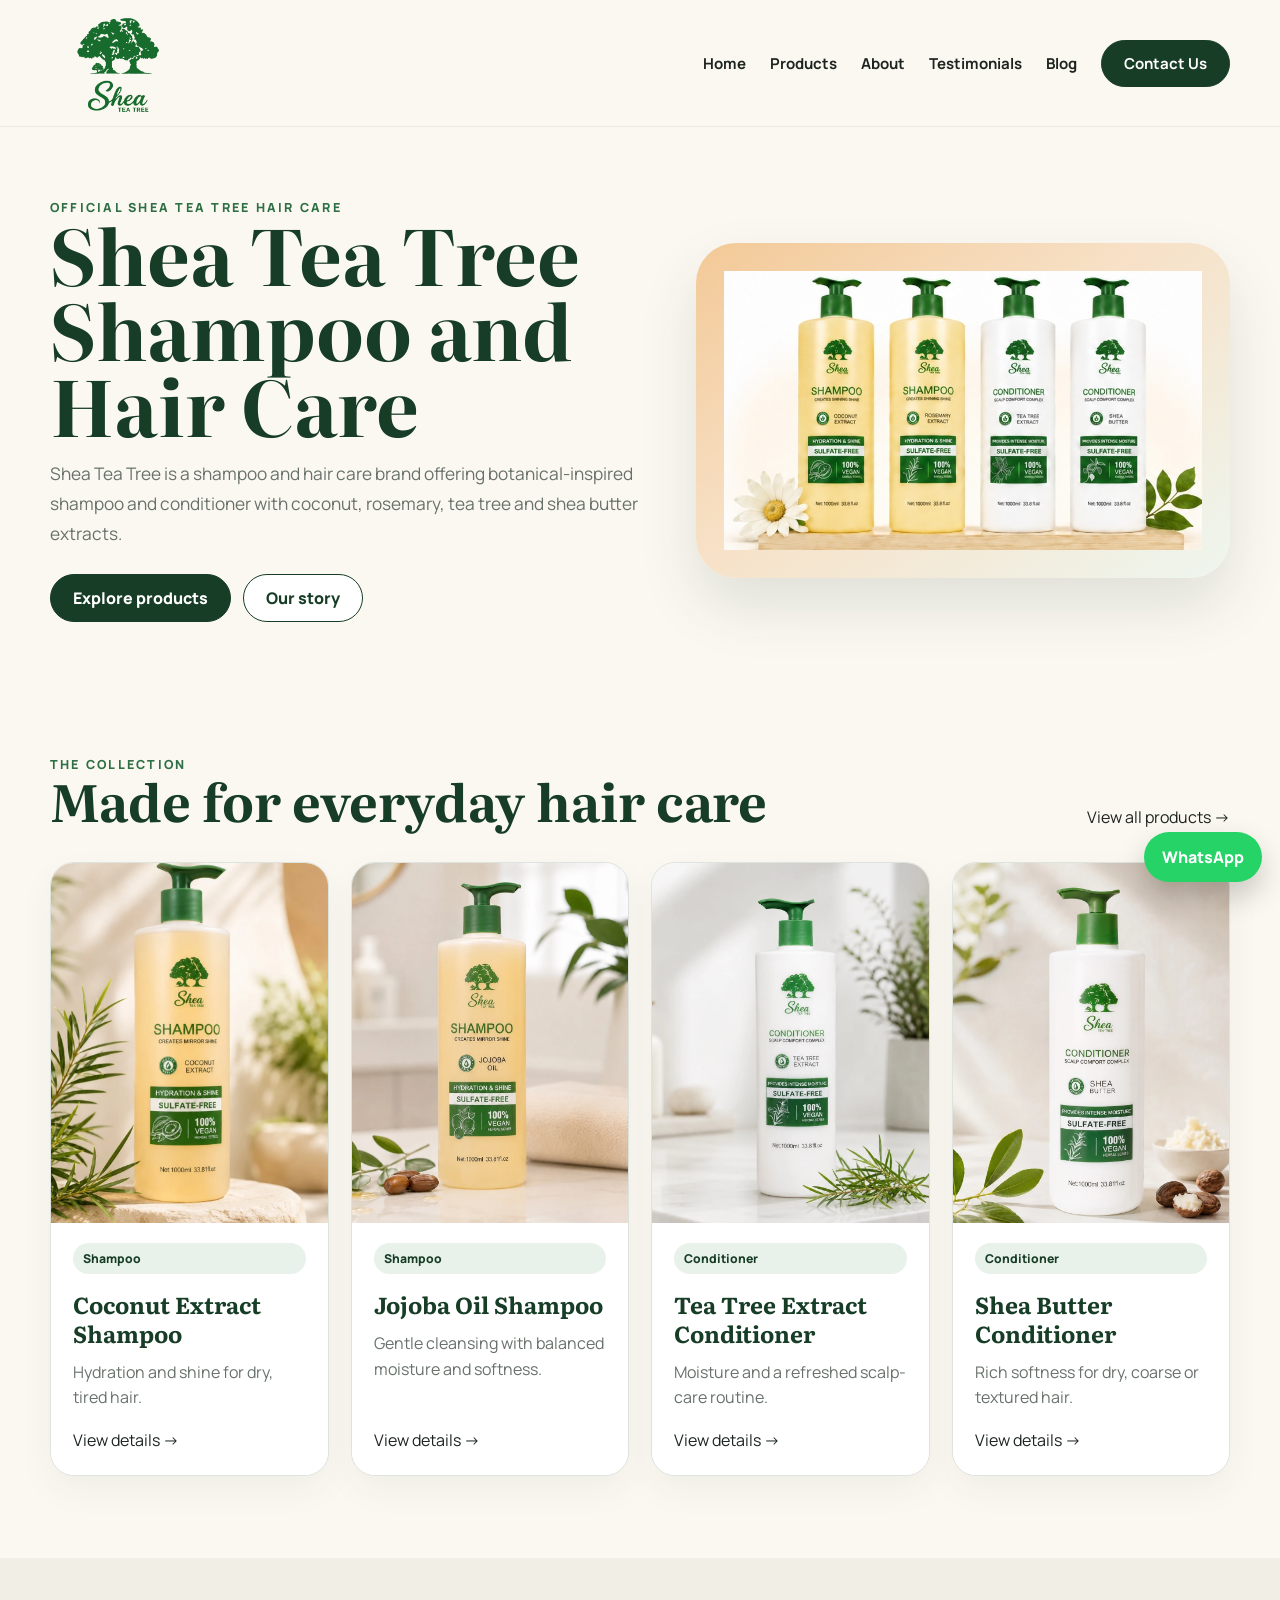
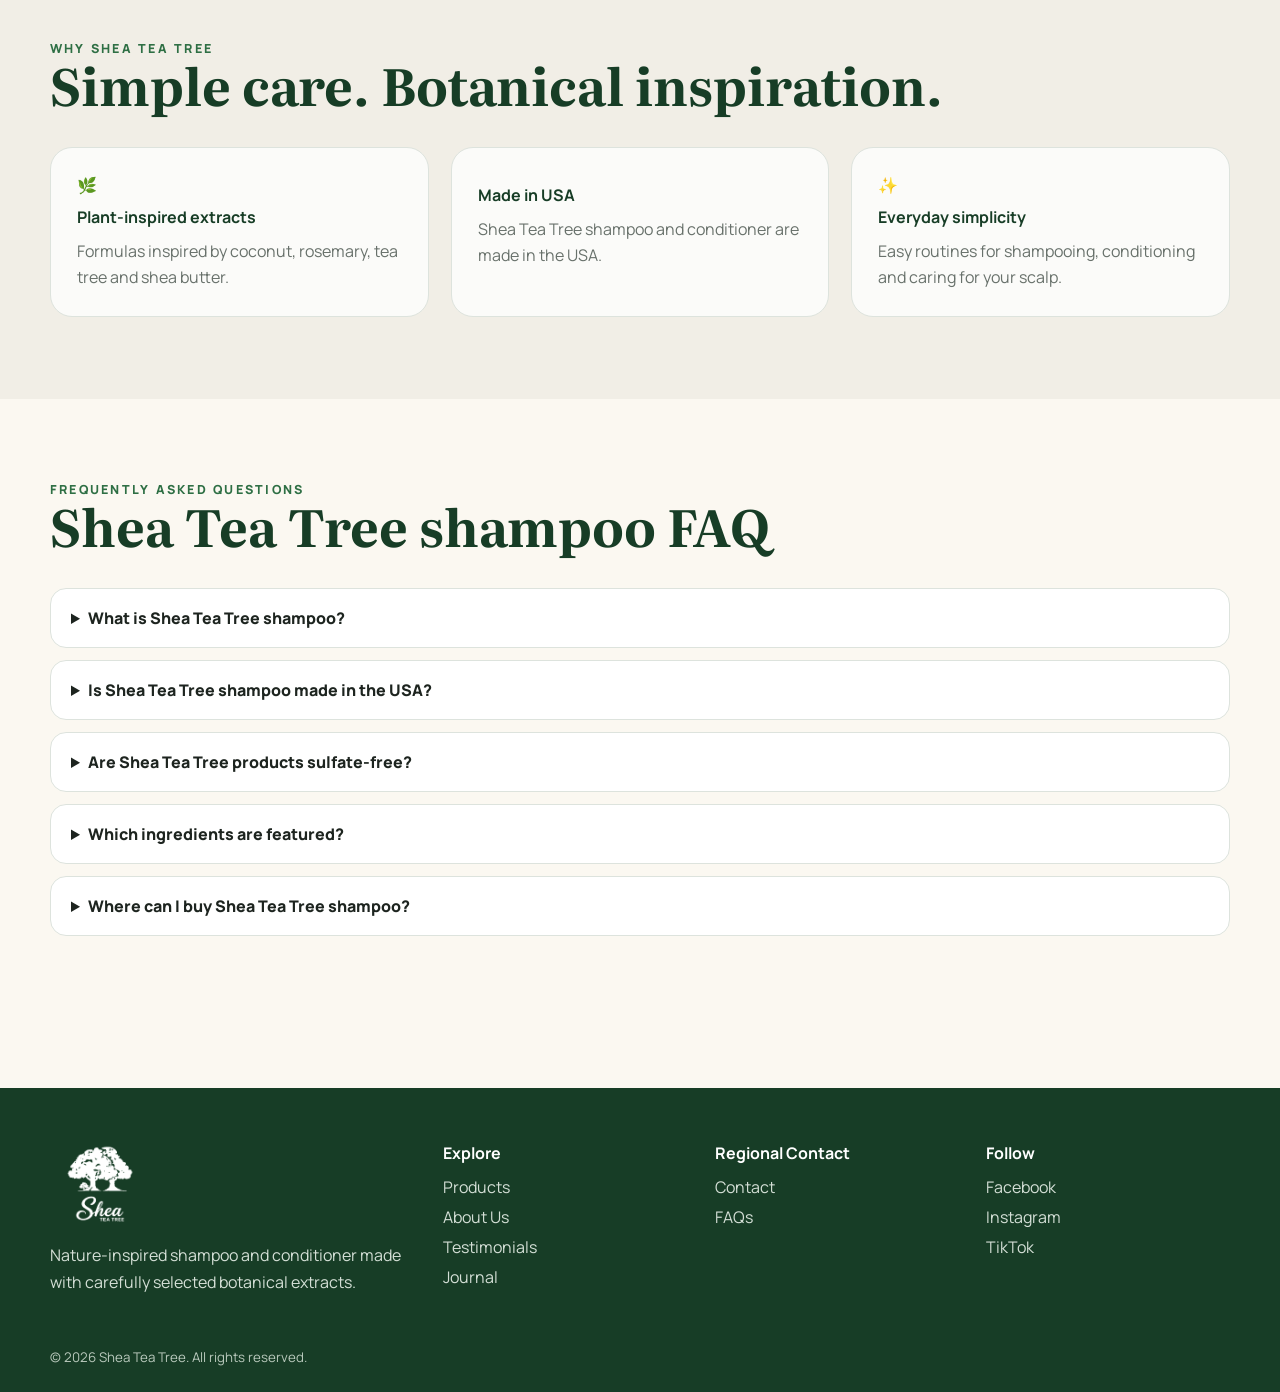
<file: index.html>
<!doctype html><html lang="en-US"><head><!-- Google tag (gtag.js) -->
<script async src="https://www.googletagmanager.com/gtag/js?id=G-TCMGN279Z8"></script>
<script>
  window.dataLayer = window.dataLayer || [];
  function gtag(){dataLayer.push(arguments);}
  gtag('js', new Date());

  gtag('config', 'G-TCMGN279Z8');
</script><meta charset="utf-8"><meta name="viewport" content="width=device-width,initial-scale=1"><title>Shea Tea Tree | Natural Hair Care Made in USA</title><meta name="description" content="Discover Shea Tea Tree shampoo and conditioner made in USA with coconut, rosemary, tea tree and shea butter extracts."><meta name="keywords" content="Shea Tea Tree, Shea Tea Tree shampoo, Shea Tea Tree hair care, shea tea tree brand, shea tea tree Ethiopia, natural shampoo, botanical hair care, tea tree shampoo, rosemary shampoo, coconut shampoo, shea butter conditioner"><meta name="robots" content="index,follow,max-image-preview:large"><link rel="canonical" href="https://sheateatree.com/"><meta property="og:title" content="Shea Tea Tree | Natural Hair Care Made in USA"> <meta property="og:site_name" content="Shea Tea Tree"> <meta property="og:description" content="Discover Shea Tea Tree shampoo and conditioner made in USA with coconut, rosemary, tea tree and shea butter extracts."><meta property="og:type" content="website"><meta property="og:image" content="https://sheateatree.com/assets/images/social-preview.jpg"><link rel="icon" href="assets/images/favicon-32.png"><link rel="preconnect" href="https://fonts.googleapis.com"><link rel="stylesheet" href="https://fonts.googleapis.com/css2?family=Literata:wght@400;600;700&family=Manrope:wght@400;600;700;800&display=swap"><link rel="stylesheet" href="assets/css/site.css"><link rel="stylesheet" href="assets/css/home.css"><script type="application/ld+json">{"@context":"https://schema.org","@graph":[{"@type":"Organization","@id":"https://sheateatree.com/#organization","name":"Shea Tea Tree","url":"https://sheateatree.com/","logo":"https://sheateatree.com/assets/images/shea-tea-tree-logo.png","sameAs":["https://www.facebook.com/share/1CHfZVzDWf/?mibextid=wwXIfr","https://www.instagram.com/","https://www.tiktok.com/@shea.teatree?_r=1&_t=ZS-97tgioTv1cK"]},{"@type":"WebSite","@id":"https://sheateatree.com/#website","url":"https://sheateatree.com/","name":"Shea Tea Tree","publisher":{"@id":"https://sheateatree.com/#organization"}},{"@type":"WebPage","@id":"https://sheateatree.com/#webpage","url":"https://sheateatree.com/","name":"Shea Tea Tree Shampoo | Natural Hair Care Made in USA","isPartOf":{"@id":"https://sheateatree.com/#website"},"about":{"@id":"https://sheateatree.com/#organization"}}]}</script><script type="application/ld+json">{"@context":"https://schema.org","@type":"FAQPage","mainEntity":[{"@type":"Question","name":"What is Shea Tea Tree shampoo?","acceptedAnswer":{"@type":"Answer","text":"Shea Tea Tree shampoo is a botanical-inspired hair care product designed for regular cleansing and everyday hair care. The collection highlights ingredients such as coconut, rosemary, tea tree and shea butter."}},{"@type":"Question","name":"Is Shea Tea Tree shampoo made in the USA?","acceptedAnswer":{"@type":"Answer","text":"Yes. Shea Tea Tree shampoo and conditioner are made in the USA."}},{"@type":"Question","name":"Are Shea Tea Tree products sulfate-free?","acceptedAnswer":{"@type":"Answer","text":"The current product collection is presented as sulfate-free hair care. Customers should also review the product label for the most up-to-date ingredient information."}}]}</script></head><body><header class="site-header"><div class="container nav"><a class="brand" href="index.html"><img src="assets/images/shea-tea-tree-logo.png" alt="Shea Tea Tree logo"></a><button class="menu-btn" aria-label="Open menu">☰</button><nav class="nav-links"><a href="index.html">Home</a><a href="products.html">Products</a><a href="about.html">About</a><a href="testimonials.html">Testimonials</a><a href="blog.html">Blog</a><a class="nav-cta" href="contact.html">Contact Us</a></nav></div></header><main><section class="hero"><div class="container hero-grid"><div><div class="eyebrow">Official Shea Tea Tree hair care</div><h1>Shea Tea Tree Shampoo and Hair Care</h1><p>Shea Tea Tree is a shampoo and hair care brand offering botanical-inspired shampoo and conditioner with coconut, rosemary, tea tree and shea butter extracts.</p><div class="hero-actions"><a class="btn primary" href="products.html">Explore products</a><a class="btn secondary" href="about.html">Our story</a></div></div><div class="hero-art"><img src="assets/images/shea-tea-tree-products.jpg" alt="Shea Tea Tree shampoo and conditioner"></div></div></section><section class="section"><div class="container"><div class="section-head"><div><div class="eyebrow">The collection</div><h2>Made for everyday hair care</h2></div><a href="products.html">View all products →</a></div><div class="grid-4"><article class="card product-card"><img src="assets/images/shea-tea-tree-products.jpg" alt="Coconut extract Shea Tea Tree shampoo"><div class="card-body"><span class="tag">Shampoo</span><h3>Coconut Extract Shampoo</h3><p class="muted">Hydration and shine for dry, tired hair.</p><a href="product.html">View details →</a></div></article><article class="card product-card"><img src="assets/images/shea-tea-tree-products.jpg" alt="Rosemary extract Shea Tea Tree shampoo"><div class="card-body"><span class="tag">Shampoo</span><h3>Rosemary Extract Shampoo</h3><p class="muted">A refreshing cleanse inspired by rosemary.</p><a href="product.html">View details →</a></div></article><article class="card product-card"><img src="assets/images/shea-tea-tree-products.jpg" alt="Shea Tea Tree conditioner"><div class="card-body"><span class="tag">Conditioner</span><h3>Tea Tree Conditioner</h3><p class="muted">Moisture and scalp comfort in every wash.</p><a href="product.html">View details →</a></div></article><article class="card product-card"><img src="assets/images/shea-tea-tree-products.jpg" alt="Shea Tea Tree shea butter conditioner"><div class="card-body"><span class="tag">Conditioner</span><h3>Shea Butter Conditioner</h3><p class="muted">Rich softness and smoother-feeling hair.</p><a href="product.html">View details →</a></div></article></div></div></section><section class="section alt"><div class="container"><div class="section-head"><div><div class="eyebrow">Why Shea Tea Tree</div><h2>Simple care. Botanical inspiration.</h2></div></div><div class="grid-3"><div class="feature">🌿<strong>Plant-inspired extracts</strong><span class="muted">Formulas inspired by coconut, rosemary, tea tree and shea butter.</span></div><div class="feature"><strong>Made in USA</strong><span class="muted">Shea Tea Tree shampoo and conditioner are made in the USA.</span></div><div class="feature">✨<strong>Everyday simplicity</strong><span class="muted">Easy routines for shampooing, conditioning and caring for your scalp.</span></div></div></div></section><section class="section" id="faq"><div class="container"><div class="section-head"><div><div class="eyebrow">Frequently asked questions</div><h2>Shea Tea Tree shampoo FAQ</h2></div></div><div class="faq"><details><summary>What is Shea Tea Tree shampoo?</summary><p>Shea Tea Tree shampoo is a botanical-inspired hair care product designed for regular cleansing and everyday hair care. The collection highlights coconut, rosemary, tea tree and shea butter.</p></details><details><summary>Is Shea Tea Tree shampoo made in the USA?</summary><p>Yes. Shea Tea Tree shampoo and conditioner are made in the USA.</p></details><details><summary>Are Shea Tea Tree products sulfate-free?</summary><p>The current collection is presented as sulfate-free hair care. Review the product label for the most up-to-date ingredient information.</p></details><details><summary>Which ingredients are featured?</summary><p>The collection highlights coconut, rosemary, tea tree and shea butter extracts.</p></details><details><summary>Where can I buy Shea Tea Tree shampoo?</summary><p>Contact Shea Tea Tree through the contact page, WhatsApp or official social media channels for current availability and ordering information.</p></details></div></div></section></main><footer class="footer"><div class="container"><div class="footer-grid"><div><img src="assets/images/shea-tea-tree-logo.png" alt="Shea Tea Tree" class="footer-logo"><p>Nature-inspired shampoo and conditioner made with carefully selected botanical extracts.</p></div><div><strong>Explore</strong><a href="products.html">Products</a><a href="about.html">About Us</a><a href="testimonials.html">Testimonials</a><a href="blog.html">Journal</a></div><div><strong>Support</strong><a href="contact.html">Contact</a><a href="index.html#faq">FAQs</a></div><div><strong>Follow</strong><a href="https://www.facebook.com/share/1CHfZVzDWf/?mibextid=wwXIfr" target="_blank" rel="noopener">Facebook</a><a href="https://www.instagram.com/sheateatree_usa?stkn=MTF3Z2I0bWhsaTlpYQ%3D%3D&amp;utm_source=qr" target="_blank" rel="noopener">Instagram</a><a href="https://www.tiktok.com/@shea.teatree?_r=1&_t=ZS-97tgioTv1cK" target="_blank" rel="noopener">TikTok</a></div></div><small>© 2026 Shea Tea Tree. All rights reserved.</small></div></footer><a class="whatsapp" href="https://wa.me/251907707002" target="_blank" rel="noopener">WhatsApp</a><script src="assets/js/site-full.js" defer></script></body></html>
</file>
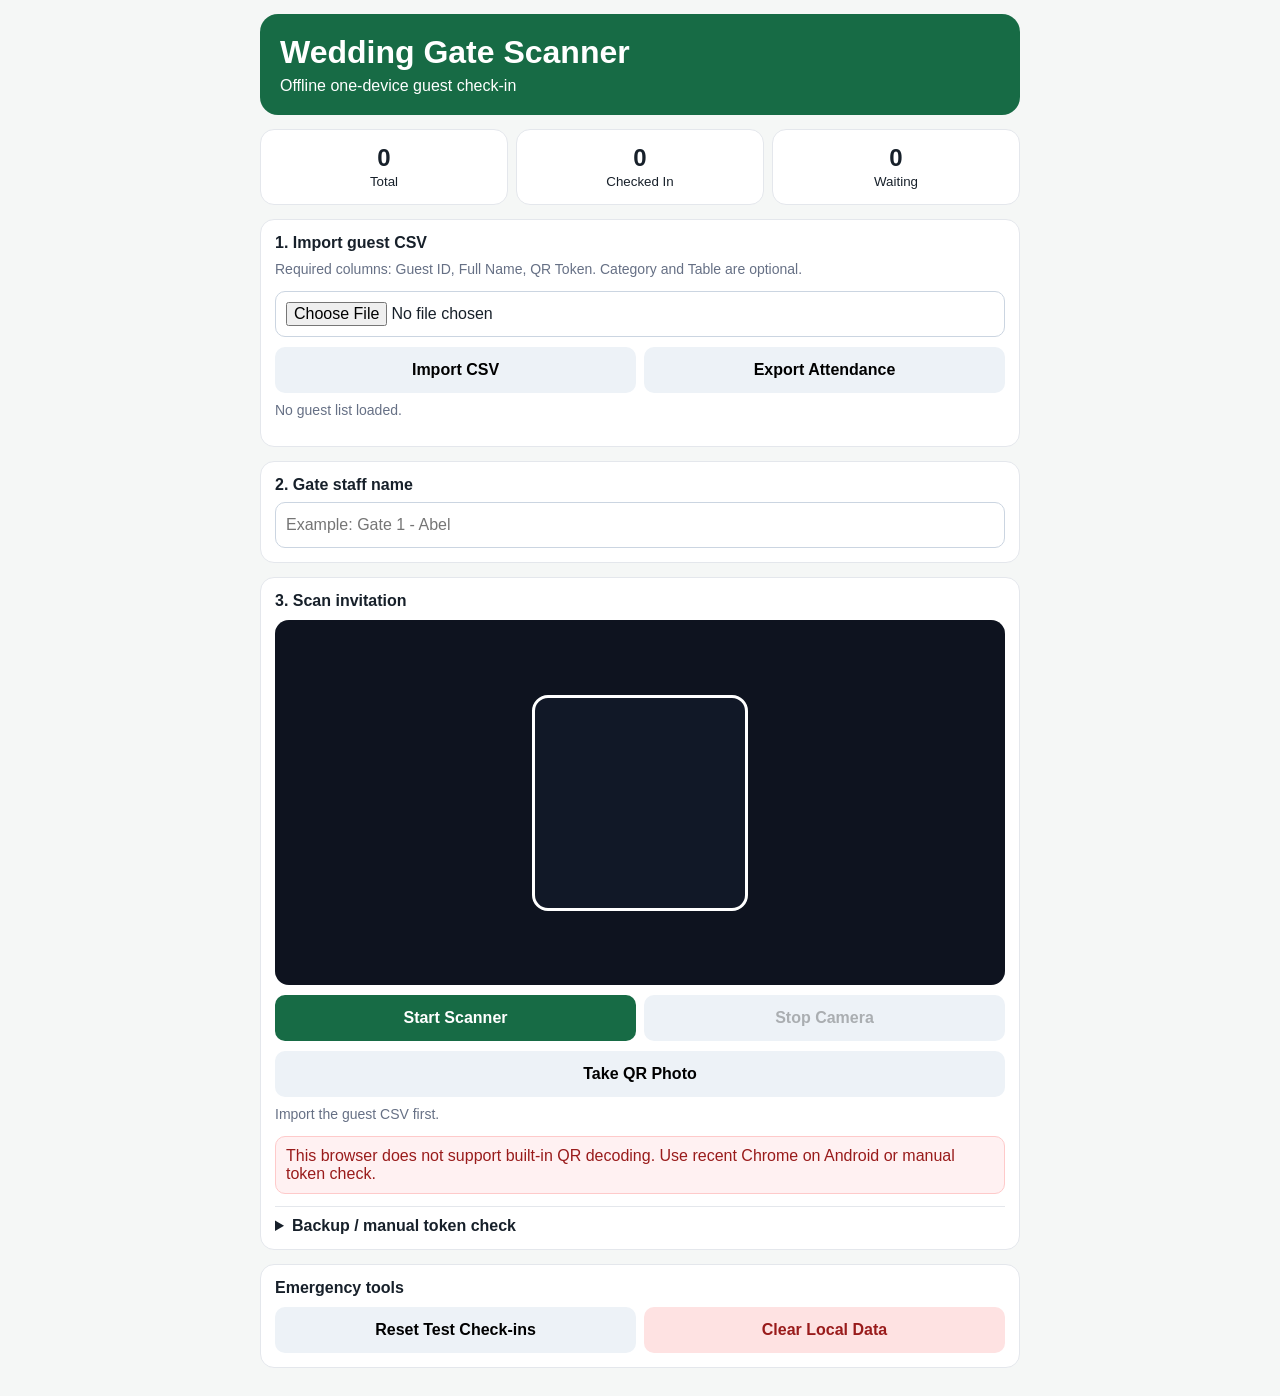
<file: wedding-scanner/index.html>
<!doctype html>
<html>
<head>
<meta charset="utf-8">
<meta name="viewport" content="width=device-width,initial-scale=1,maximum-scale=1">
<title>Wedding Gate Scanner</title>
<style>
body{font-family:Arial,sans-serif;margin:0;background:#f5f7f6;color:#17202a}main{max-width:760px;margin:auto;padding:14px}.hero{background:#176b45;color:#fff;padding:20px;border-radius:18px;margin-bottom:14px}.hero h1{margin:0 0 6px}.grid{display:grid;grid-template-columns:repeat(3,1fr);gap:8px;margin-bottom:14px}.box,.card,.result{background:#fff;border:1px solid #e4e7ec;border-radius:14px;padding:14px}.box{text-align:center}.box b{display:block;font-size:24px}.card{margin-bottom:14px}input{width:100%;min-height:46px;padding:10px;border:1px solid #cbd5e1;border-radius:10px;font-size:16px;box-sizing:border-box}button{min-height:46px;padding:10px 15px;border:0;border-radius:10px;font-size:16px;font-weight:700;cursor:pointer}.primary{background:#176b45;color:white}.secondary{background:#edf2f7}.danger{background:#fee2e2;color:#991b1b}.actions{display:flex;gap:8px;flex-wrap:wrap;margin-top:10px}.actions button{flex:1}#videoWrap{position:relative;background:#111827;border-radius:14px;overflow:hidden;min-height:280px}video{width:100%;min-height:280px;object-fit:cover;display:block}.scanbox{position:absolute;left:50%;top:50%;width:210px;height:210px;transform:translate(-50%,-50%);border:3px solid #fff;border-radius:16px;box-shadow:0 0 0 9999px rgba(0,0,0,.2);pointer-events:none}.msg{font-size:14px;color:#667085;margin-top:9px}.err{display:none;background:#fff1f2;color:#991b1b;border:1px solid #fecaca;padding:10px;border-radius:10px;margin-top:10px}.result{display:none;margin-bottom:14px}.result.show{display:block}.valid{background:#ecfdf5}.used,.invalid{background:#fff1f2}.cancelled{background:#fffbeb}.guest{display:grid;grid-template-columns:1fr 1fr;gap:8px}.guest div{background:rgba(255,255,255,.8);padding:9px;border-radius:9px}.guest small{display:block;color:#667085}details{margin-top:12px;border-top:1px solid #e4e7ec;padding-top:10px}@media(max-width:520px){.guest{grid-template-columns:1fr}.actions{flex-direction:column}.grid{gap:5px}main{padding:9px}.hero{border-radius:14px}}
</style>
</head>
<body>
<main>
<div class="hero"><h1>Wedding Gate Scanner</h1><div>Offline one-device guest check-in</div></div>
<div class="grid"><div class="box"><b id="total">0</b><small>Total</small></div><div class="box"><b id="used">0</b><small>Checked In</small></div><div class="box"><b id="waiting">0</b><small>Waiting</small></div></div>
<div class="card"><b>1. Import guest CSV</b><p class="msg">Required columns: Guest ID, Full Name, QR Token. Category and Table are optional.</p><input id="file" type="file" accept=".csv,text/csv"><div class="actions"><button id="importBtn" class="secondary">Import CSV</button><button id="exportBtn" class="secondary">Export Attendance</button></div><p id="dbMsg" class="msg">No guest list loaded.</p></div>
<div class="card"><b>2. Gate staff name</b><input id="staff" type="text" placeholder="Example: Gate 1 - Abel" style="margin-top:8px"></div>
<div class="card"><b>3. Scan invitation</b><div id="videoWrap" style="margin-top:10px"><video id="video" playsinline muted></video><div class="scanbox"></div></div><div class="actions"><button id="startBtn" class="primary">Start Scanner</button><button id="stopBtn" class="secondary" disabled>Stop Camera</button></div><div class="actions"><button id="photoBtn" class="secondary">Take QR Photo</button><input id="photoInput" type="file" accept="image/*" capture="environment" style="display:none"></div><p id="scanMsg" class="msg">Import the guest CSV first.</p><div id="error" class="err"></div><details><summary><b>Backup / manual token check</b></summary><input id="manual" type="text" placeholder="Paste QR token" style="margin-top:10px"><div class="actions"><button id="manualBtn" class="secondary">Check Token</button></div></details></div>
<div id="result" class="result"><h2 id="resultTitle"></h2><div id="guestInfo" class="guest" style="display:none"><div><small>Guest</small><b id="gName"></b></div><div><small>Guest ID</small><b id="gId"></b></div><div><small>Category</small><b id="gCat"></b></div><div><small>Table</small><b id="gTable"></b></div><div><small>Check-in Time</small><b id="gTime"></b></div><div><small>Checked By</small><b id="gStaff"></b></div></div><p id="resultMsg"></p><div class="actions"><button id="confirmBtn" class="primary" style="display:none">Confirm Entry</button><button id="nextBtn" class="secondary" style="display:none">Scan Next Guest</button></div></div>
<div class="card"><b>Emergency tools</b><div class="actions"><button id="resetBtn" class="secondary">Reset Test Check-ins</button><button id="clearBtn" class="danger">Clear Local Data</button></div></div>
</main>
<script>
const KEY='weddingOfflineGuestsV1', STAFFKEY='weddingOfflineStaffV1';let guests=[],current='',stream=null,detector=null,scanning=false,busy=false,raf=null;const $=id=>document.getElementById(id);$('staff').value=localStorage.getItem(STAFFKEY)||'';$('staff').addEventListener('input',()=>localStorage.setItem(STAFFKEY,$('staff').value));$('importBtn').onclick=importCSV;$('exportBtn').onclick=exportCSV;$('startBtn').onclick=startScanner;$('stopBtn').onclick=stopScanner;$('photoBtn').onclick=()=>$('photoInput').click();$('photoInput').addEventListener('change',scanPhoto);$('manualBtn').onclick=()=>lookup($('manual').value.trim());$('confirmBtn').onclick=confirmEntry;$('nextBtn').onclick=scanNext;$('resetBtn').onclick=resetUsed;$('clearBtn').onclick=clearAll;load();if('BarcodeDetector'in window){try{detector=new BarcodeDetector({formats:['qr_code']})}catch(e){}}if(!detector){$('startBtn').disabled=true;showErr('This browser does not support built-in QR decoding. Use recent Chrome on Android or manual token check.');}
function load(){try{guests=JSON.parse(localStorage.getItem(KEY)||'[]');if(!Array.isArray(guests))guests=[]}catch(e){guests=[]}dash();$('dbMsg').textContent=guests.length?guests.length+' guests loaded on this device.':'No guest list loaded.'}function save(){localStorage.setItem(KEY,JSON.stringify(guests));dash();$('dbMsg').textContent=guests.length+' guests loaded on this device.'}function dash(){let u=guests.filter(g=>norm(g.status)==='USED').length,c=guests.filter(g=>norm(g.status)==='CANCELLED').length;$('total').textContent=guests.length;$('used').textContent=u;$('waiting').textContent=Math.max(0,guests.length-u-c)}function norm(v){return String(v||'').trim().toUpperCase()}function h(v){return String(v||'').replace(/^\uFEFF/,'').trim().toLowerCase().replace(/\s+/g,' ')}function idx(headers,names){for(const n of names){let i=headers.indexOf(n);if(i>=0)return i}return-1}function cell(r,i){return i>=0?String(r[i]||'').trim():''}
async function importCSV(){const f=$('file').files[0];if(!f)return alert('Choose a CSV file first.');try{const rows=parseCSV(await f.text());if(rows.length<2)throw Error('CSV has no guest rows.');const heads=rows[0].map(h);const m={id:idx(heads,['guest id','guestid','id']),name:idx(heads,['full name','fullname','guest name','name']),phone:idx(heads,['phone','mobile']),cat:idx(heads,['category','type']),table:idx(heads,['table','table number','table no']),token:idx(heads,['qr token','qrtoken','token']),status:idx(heads,['status']),time:idx(heads,['check-in time','check in time','checkin time']),by:idx(heads,['checked by','staff'])};if(m.id<0||m.name<0||m.token<0)throw Error('CSV must include Guest ID, Full Name, and QR Token.');const old=new Map(guests.map(g=>[g.token,g])),seen=new Set(),out=[];for(let i=1;i<rows.length;i++){let r=rows[i];if(!r||r.every(v=>!String(v||'').trim()))continue;let idv=cell(r,m.id),name=cell(r,m.name),token=cell(r,m.token);if(!idv||!name||!token)continue;if(seen.has(token))throw Error('Duplicate QR Token in CSV: '+token);seen.add(token);let prev=old.get(token),status=cell(r,m.status)||'UNUSED',time=cell(r,m.time),by=cell(r,m.by);if(prev&&norm(prev.status)==='USED'){status='USED';time=prev.time||time;by=prev.by||by}out.push({id:idv,name,phone:cell(r,m.phone),cat:cell(r,m.cat),table:cell(r,m.table),token,status,time,by});}if(!out.length)throw Error('No valid guest rows found.');guests=out;save();alert('Imported '+guests.length+' guests.');}catch(e){alert(e.message||'Import failed.')}}
function exportCSV(){if(!guests.length)return alert('No guest data.');const rows=[['Guest ID','Full Name','Phone','Category','Table','QR Token','Status','Check-in Time','Checked By']];guests.forEach(g=>rows.push([g.id,g.name,g.phone,g.cat,g.table,g.token,g.status,g.time,g.by]));const text=rows.map(r=>r.map(csvq).join(',')).join('\r\n');const b=new Blob([text],{type:'text/csv;charset=utf-8'}),u=URL.createObjectURL(b),a=document.createElement('a');a.href=u;a.download='wedding-attendance.csv';a.click();setTimeout(()=>URL.revokeObjectURL(u),1000);}function csvq(v){let s=String(v??'');return /[",\r\n]/.test(s)?'"'+s.replace(/"/g,'""')+'"':s}
async function startScanner(){hideErr();hideResult();if(!guests.length)return showErr('Import the guest CSV first.');if(!detector)return showErr('Use recent Chrome on Android for camera QR scanning.');try{stream=await navigator.mediaDevices.getUserMedia({video:{facingMode:{ideal:'environment'}},audio:false});$('video').srcObject=stream;await $('video').play();scanning=true;$('startBtn').disabled=true;$('stopBtn').disabled=false;$('scanMsg').textContent='Camera ready. Point it at the QR code.';loop();}catch(e){showErr('Camera could not start. Allow camera permission and try again.');stopTracks()}}async function stopScanner(){scanning=false;if(raf)cancelAnimationFrame(raf);raf=null;stopTracks();$('startBtn').disabled=!detector;$('stopBtn').disabled=true}function stopTracks(){if(stream)stream.getTracks().forEach(t=>{try{t.stop()}catch(e){}});stream=null;$('video').srcObject=null}async function loop(){if(!scanning)return;if(!busy&&$('video').readyState>=2){busy=true;try{let codes=await detector.detect($('video'));if(codes&&codes.length){let t=String(codes[0].rawValue||'').trim();if(t){current=t;await stopScanner();lookup(t);busy=false;return}}}catch(e){}busy=false}raf=requestAnimationFrame(loop)}
async function scanPhoto(){hideErr();if(!guests.length){$('photoInput').value='';return showErr('Import the guest CSV first.')}if(!detector){$('photoInput').value='';return showErr('This browser cannot decode QR images. Use manual token backup.')}const file=$('photoInput').files&&$('photoInput').files[0];if(!file)return;try{$('scanMsg').textContent='Reading QR photo...';const bitmap=await createImageBitmap(file);const codes=await detector.detect(bitmap);if(bitmap.close)bitmap.close();if(!codes||!codes.length){showErr('No QR code found in the photo.');return}const token=String(codes[0].rawValue||'').trim();current=token;lookup(token);$('scanMsg').textContent='QR photo read successfully.'}catch(e){showErr('Could not read this QR photo.')}finally{$('photoInput').value=''}}
function lookup(token){hideErr();if(!guests.length)return showErr('Import the guest CSV first.');if(!token)return showErr('Enter or scan a QR token.');current=token;let g=guests.find(x=>x.token===token);if(!g){showResult('invalid','❌ INVALID QR','This QR is not registered.',null);return}if(norm(g.status)==='USED'){showResult('used','🚫 QR ALREADY USED','Do not allow a second entry.',g);return}if(norm(g.status)==='CANCELLED'){showResult('cancelled','⛔ INVITATION CANCELLED','This invitation is cancelled.',g);return}showResult('valid','✅ VALID INVITATION','Verify the guest, then tap Confirm Entry.',g);$('confirmBtn').style.display='block'}function confirmEntry(){let staff=$('staff').value.trim();if(!staff)return alert('Enter gate staff name first.');let g=guests.find(x=>x.token===current);if(!g)return;if(norm(g.status)==='USED')return showResult('used','🚫 QR ALREADY USED','Do not allow a second entry.',g);g.status='USED';g.time=new Date().toLocaleString();g.by=staff;save();showResult('valid','✅ ENTRY CONFIRMED','This QR is now USED on this device.',g);$('confirmBtn').style.display='none'}async function scanNext(){current='';$('manual').value='';hideResult();if(detector&&guests.length)await startScanner()}function showResult(cls,title,msg,g){let r=$('result');r.className='result show '+cls;$('resultTitle').textContent=title;$('resultMsg').textContent=msg;$('confirmBtn').style.display='none';$('nextBtn').style.display='block';if(g){$('guestInfo').style.display='grid';$('gName').textContent=g.name||'—';$('gId').textContent=g.id||'—';$('gCat').textContent=g.cat||'—';$('gTable').textContent=g.table||'—';$('gTime').textContent=g.time||'Not checked in';$('gStaff').textContent=g.by||'—'}else $('guestInfo').style.display='none';r.scrollIntoView({behavior:'smooth',block:'nearest'})}function hideResult(){$('result').className='result';$('confirmBtn').style.display='none';$('nextBtn').style.display='none'}function showErr(m){$('error').textContent=m;$('error').style.display='block'}function hideErr(){$('error').style.display='none';$('error').textContent=''}function resetUsed(){if(!confirm('Reset all USED guests to UNUSED? Use only before the wedding.'))return;guests.forEach(g=>{if(norm(g.status)==='USED'){g.status='UNUSED';g.time='';g.by=''}});save();hideResult();alert('Test check-ins reset.')}async function clearAll(){if(!confirm('Delete guest list and all local check-in history?'))return;await stopScanner();localStorage.removeItem(KEY);guests=[];dash();$('dbMsg').textContent='No guest list loaded.';hideResult()}function parseCSV(t){let rows=[],r=[],f='',q=false;for(let i=0;i<t.length;i++){let c=t[i];if(q){if(c==='"'){if(t[i+1]==='"'){f+='"';i++}else q=false}else f+=c}else{if(c==='"')q=true;else if(c===','){r.push(f);f=''}else if(c==='\n'){r.push(f.replace(/\r$/,''));rows.push(r);r=[];f=''}else f+=c}}r.push(f.replace(/\r$/,''));if(r.length>1||r[0]!=='')rows.push(r);return rows}
</script>
</body>
</html>
</file>
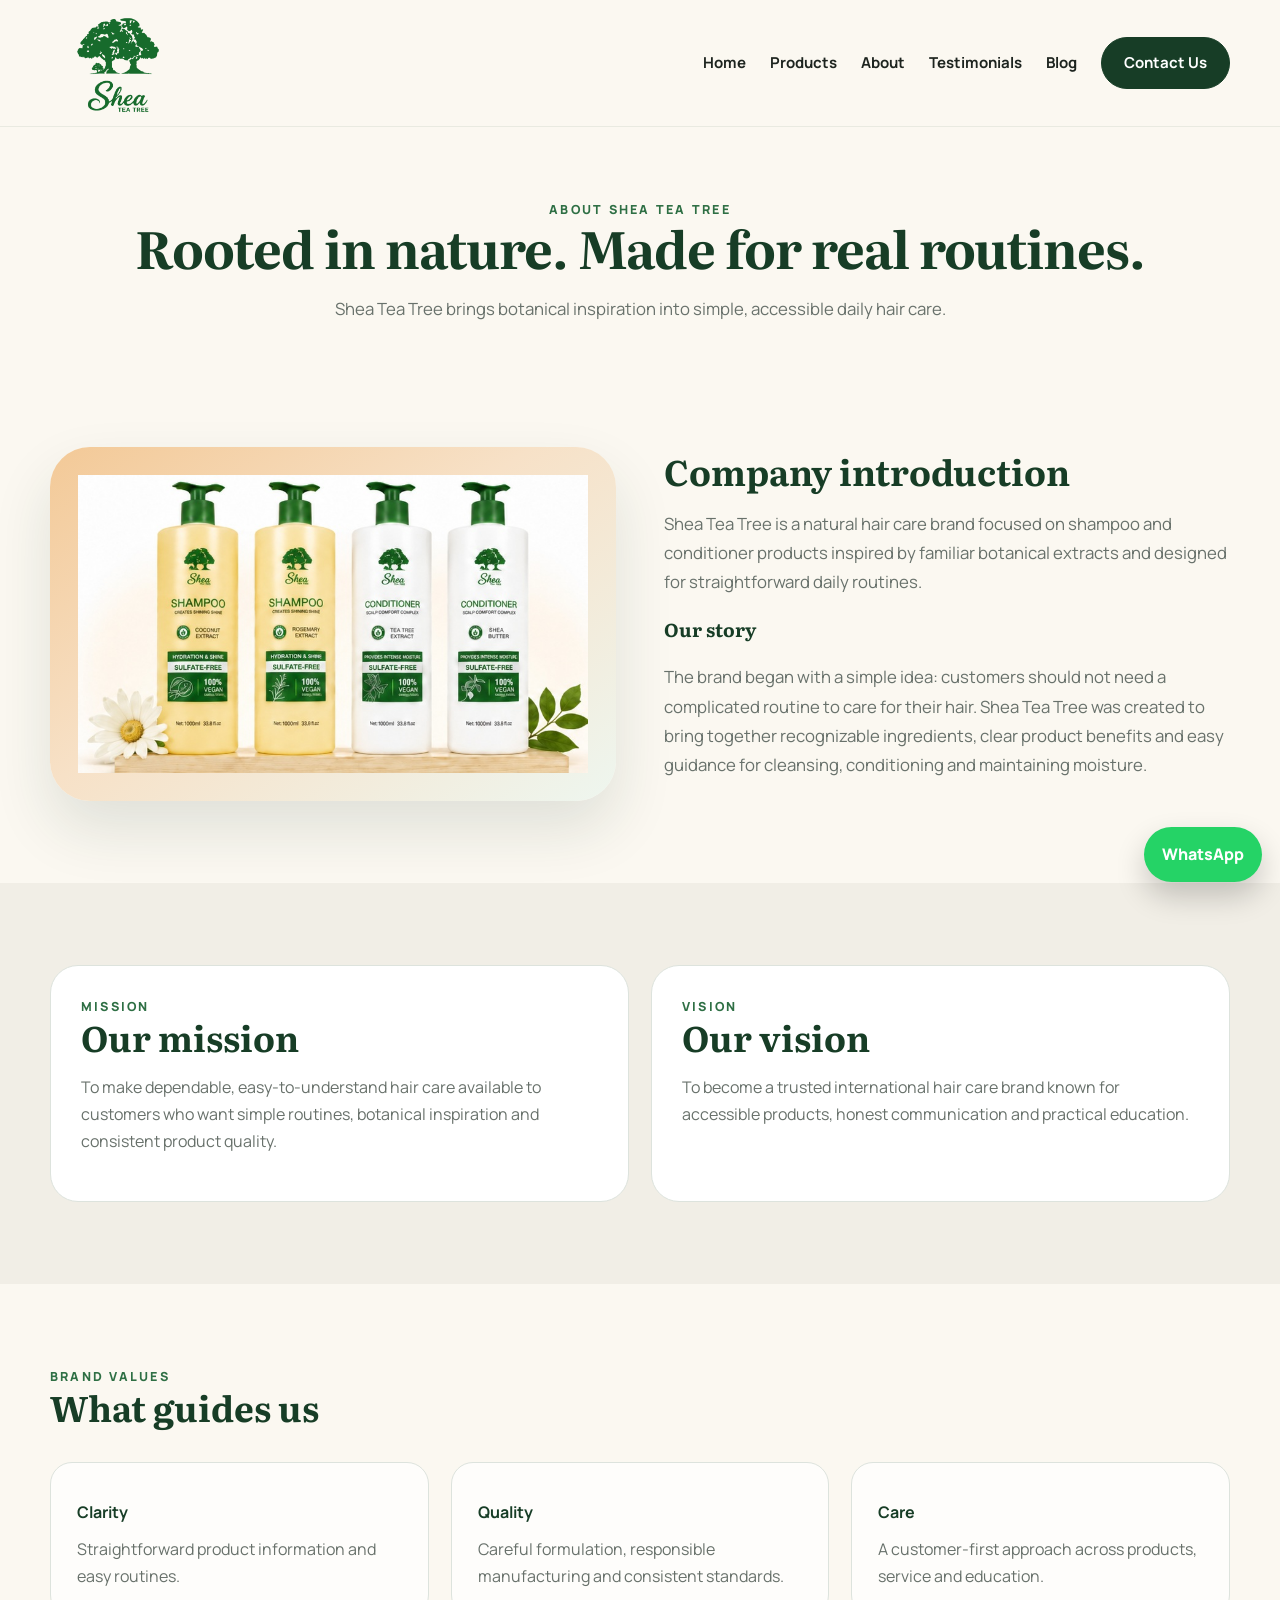
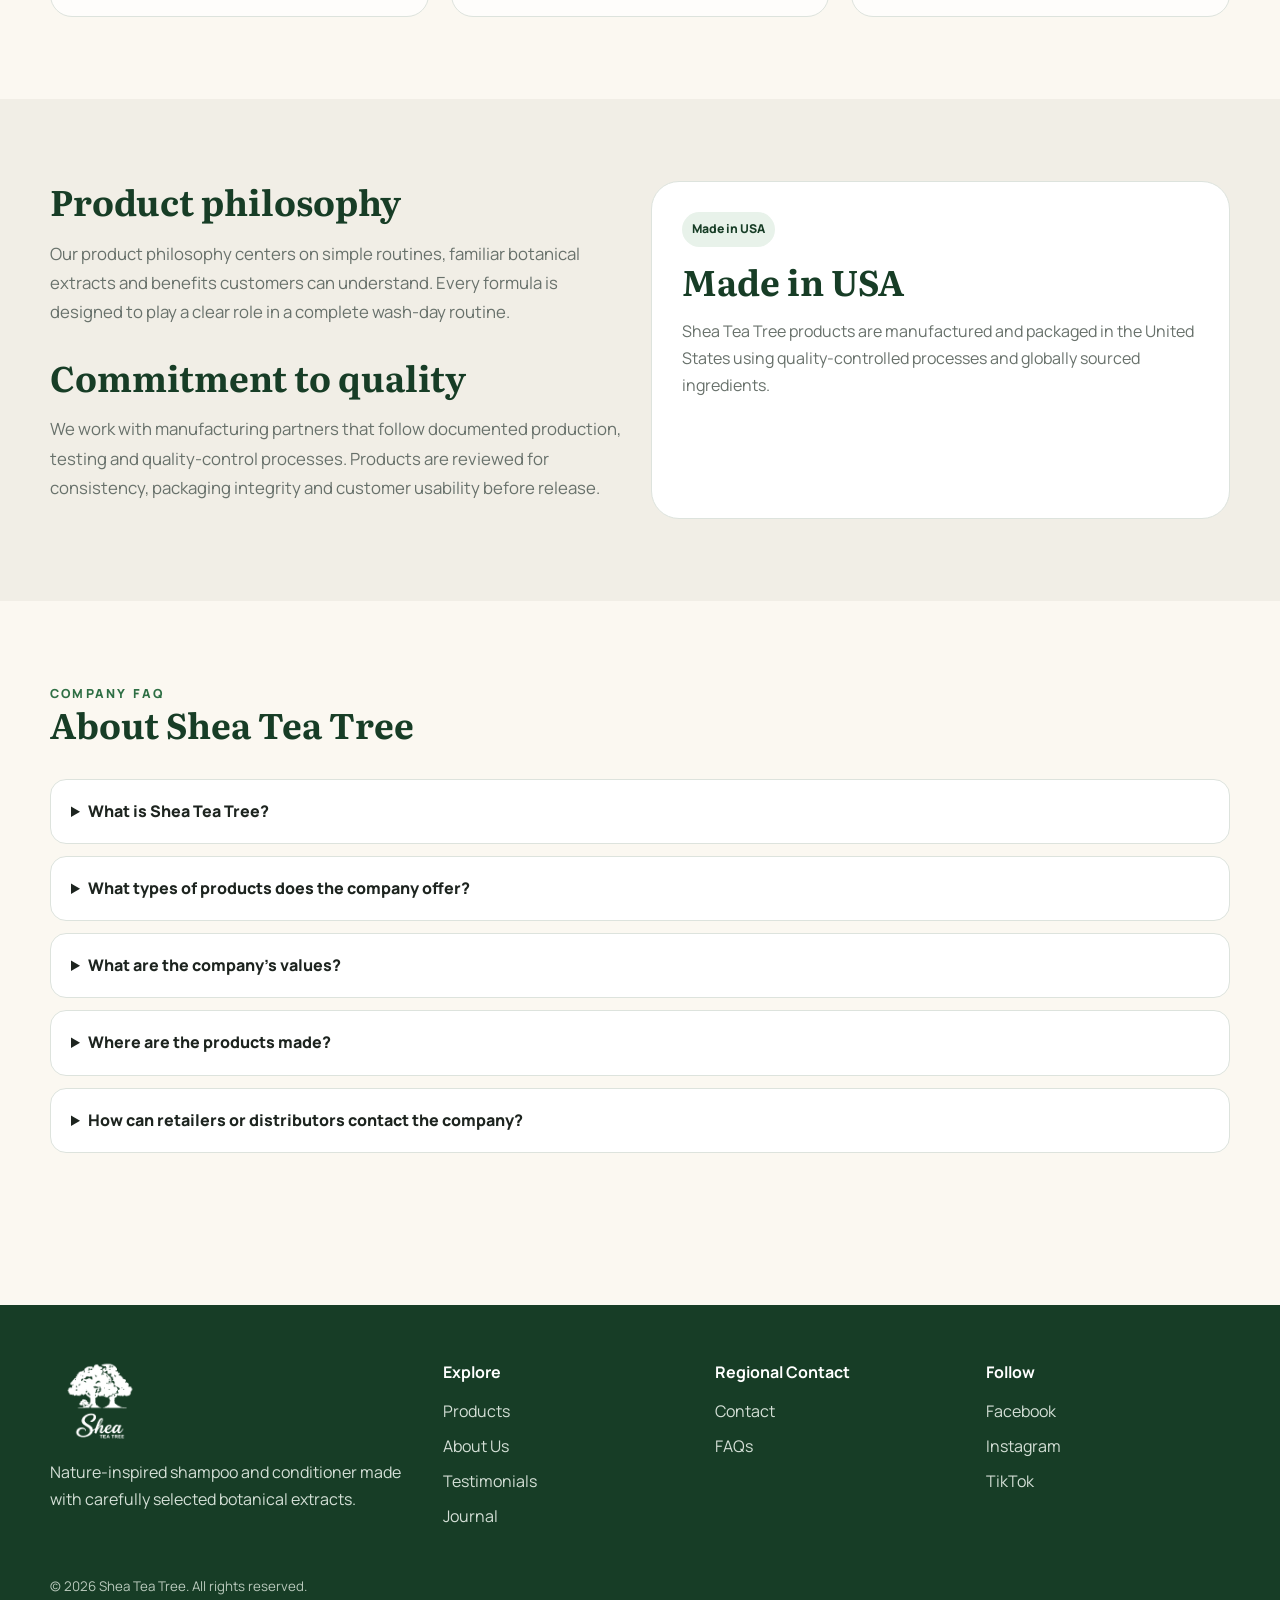
<file: about.html>
<!doctype html><html lang="en-ET"><head><!-- Google tag (gtag.js) -->
<script async src="https://www.googletagmanager.com/gtag/js?id=G-TCMGN279Z8"></script>
<script>
  window.dataLayer = window.dataLayer || [];
  function gtag(){dataLayer.push(arguments);}
  gtag('js', new Date());

  gtag('config', 'G-TCMGN279Z8');
</script><meta charset="utf-8"><meta name="viewport" content="width=device-width,initial-scale=1"><title>About Shea Tea Tree | Natural Hair Care Brand</title><meta name="description" content="Learn about Shea Tea Tree, our mission, vision, values, product philosophy and Made in USA commitment."><link rel="canonical" href="https://sheateatree.com/about.html"><link rel="stylesheet" href="https://fonts.googleapis.com/css2?family=Literata:wght@400;600;700&family=Manrope:wght@400;600;700;800&display=swap"><link rel="stylesheet" href="assets/css/site.css"></head><body><header class="site-header"><div class="container nav"><a class="brand" href="index.html"><img src="assets/images/shea-tea-tree-logo.png" alt="Shea Tea Tree logo"></a><button class="menu-btn" aria-label="Open menu">☰</button><nav class="nav-links"><a href="index.html">Home</a><a href="products.html">Products</a><a href="about.html">About</a><a href="testimonials.html">Testimonials</a><a href="blog.html">Blog</a><a class="nav-cta" href="contact.html">Contact Us</a></nav></div></header><main><section class="page-hero"><div class="container"><div class="eyebrow">About Shea Tea Tree</div><h1>Rooted in nature. Made for real routines.</h1><p>Shea Tea Tree brings botanical inspiration into simple, accessible daily hair care.</p></div></section><section class="section"><div class="container about-grid"><div class="hero-art"><img src="assets/images/shea-tea-tree-products.jpg" alt="Shea Tea Tree product collection"></div><div><h2>Company introduction</h2><p class="section-intro">Shea Tea Tree is a natural hair care brand focused on shampoo and conditioner products inspired by familiar botanical extracts and designed for straightforward daily routines.</p><h3>Our story</h3><p class="muted">The brand began with a simple idea: customers should not need a complicated routine to care for their hair. Shea Tea Tree was created to bring together recognizable ingredients, clear product benefits and easy guidance for cleansing, conditioning and maintaining moisture.</p></div></div></section><section class="section alt"><div class="container grid-2"><div class="soft-panel"><div class="eyebrow">Mission</div><h2>Our mission</h2><p class="muted">To make dependable, easy-to-understand hair care available to customers who want simple routines, botanical inspiration and consistent product quality.</p></div><div class="soft-panel"><div class="eyebrow">Vision</div><h2>Our vision</h2><p class="muted">To become a trusted international hair care brand known for accessible products, honest communication and practical education.</p></div></div></section><section class="section"><div class="container"><div class="section-head"><div><div class="eyebrow">Brand values</div><h2>What guides us</h2></div></div><div class="grid-3"><div class="feature"><strong>Clarity</strong><span class="muted">Straightforward product information and easy routines.</span></div><div class="feature"><strong>Quality</strong><span class="muted">Careful formulation, responsible manufacturing and consistent standards.</span></div><div class="feature"><strong>Care</strong><span class="muted">A customer-first approach across products, service and education.</span></div></div></div></section><section class="section alt"><div class="container grid-2"><div><h2>Product philosophy</h2><p class="section-intro">Our product philosophy centers on simple routines, familiar botanical extracts and benefits customers can understand. Every formula is designed to play a clear role in a complete wash-day routine.</p><h2 style="margin-top:30px">Commitment to quality</h2><p class="section-intro">We work with manufacturing partners that follow documented production, testing and quality-control processes. Products are reviewed for consistency, packaging integrity and customer usability before release.</p></div><div class="soft-panel"><span class="tag">Made in USA</span><h2 style="margin-top:14px">Made in USA</h2><p class="muted">Shea Tea Tree products are manufactured and packaged in the United States using quality-controlled processes and globally sourced ingredients.</p></div></div></section><section class="section"><div class="container"><div class="section-head"><div><div class="eyebrow">Company FAQ</div><h2>About Shea Tea Tree</h2></div></div><div class="faq"><details><summary>What is Shea Tea Tree?</summary><p>Shea Tea Tree is a natural hair care brand offering shampoo and conditioner products inspired by coconut, rosemary, tea tree and shea butter.</p></details><details><summary>What types of products does the company offer?</summary><p>The current collection includes sulfate-free shampoos and conditioners for cleansing, hydration, softness and scalp comfort.</p></details><details><summary>What are the company’s values?</summary><p>Clarity, quality and customer care guide the brand’s product development, communication and service.</p></details><details><summary>Where are the products made?</summary><p>The products are manufactured and packaged in the United States.</p></details><details><summary>How can retailers or distributors contact the company?</summary><p>Retailers and distributors can use the Contact page to send a partnership enquiry by email or WhatsApp.</p></details></div></div></section></main><footer class="footer"><div class="container"><div class="footer-grid"><div><img src="assets/images/shea-tea-tree-logo.png" alt="Shea Tea Tree" class="footer-logo"><p>Nature-inspired shampoo and conditioner made with carefully selected botanical extracts.</p></div><div><strong>Explore</strong><a href="products.html">Products</a><a href="about.html">About Us</a><a href="testimonials.html">Testimonials</a><a href="blog.html">Journal</a></div><div><strong>Support</strong><a href="contact.html">Contact</a><a href="index.html#faq">FAQs</a></div><div><strong>Follow</strong><a href="https://www.facebook.com/share/1CHfZVzDWf/?mibextid=wwXIfr" target="_blank" rel="noopener">Facebook</a><a href="https://www.instagram.com/sheateatree_usa?stkn=MTF3Z2I0bWhsaTlpYQ%3D%3D&amp;utm_source=qr" target="_blank" rel="noopener">Instagram</a><a href="https://www.tiktok.com/@shea.teatree?_r=1&_t=ZS-97tgioTv1cK" target="_blank" rel="noopener">TikTok</a></div></div><small>© 2026 Shea Tea Tree. All rights reserved.</small></div></footer><a class="whatsapp" href="https://wa.me/251907707002" target="_blank" rel="noopener">WhatsApp</a><script src="assets/js/site-full.js" defer></script></body></html>
</file>
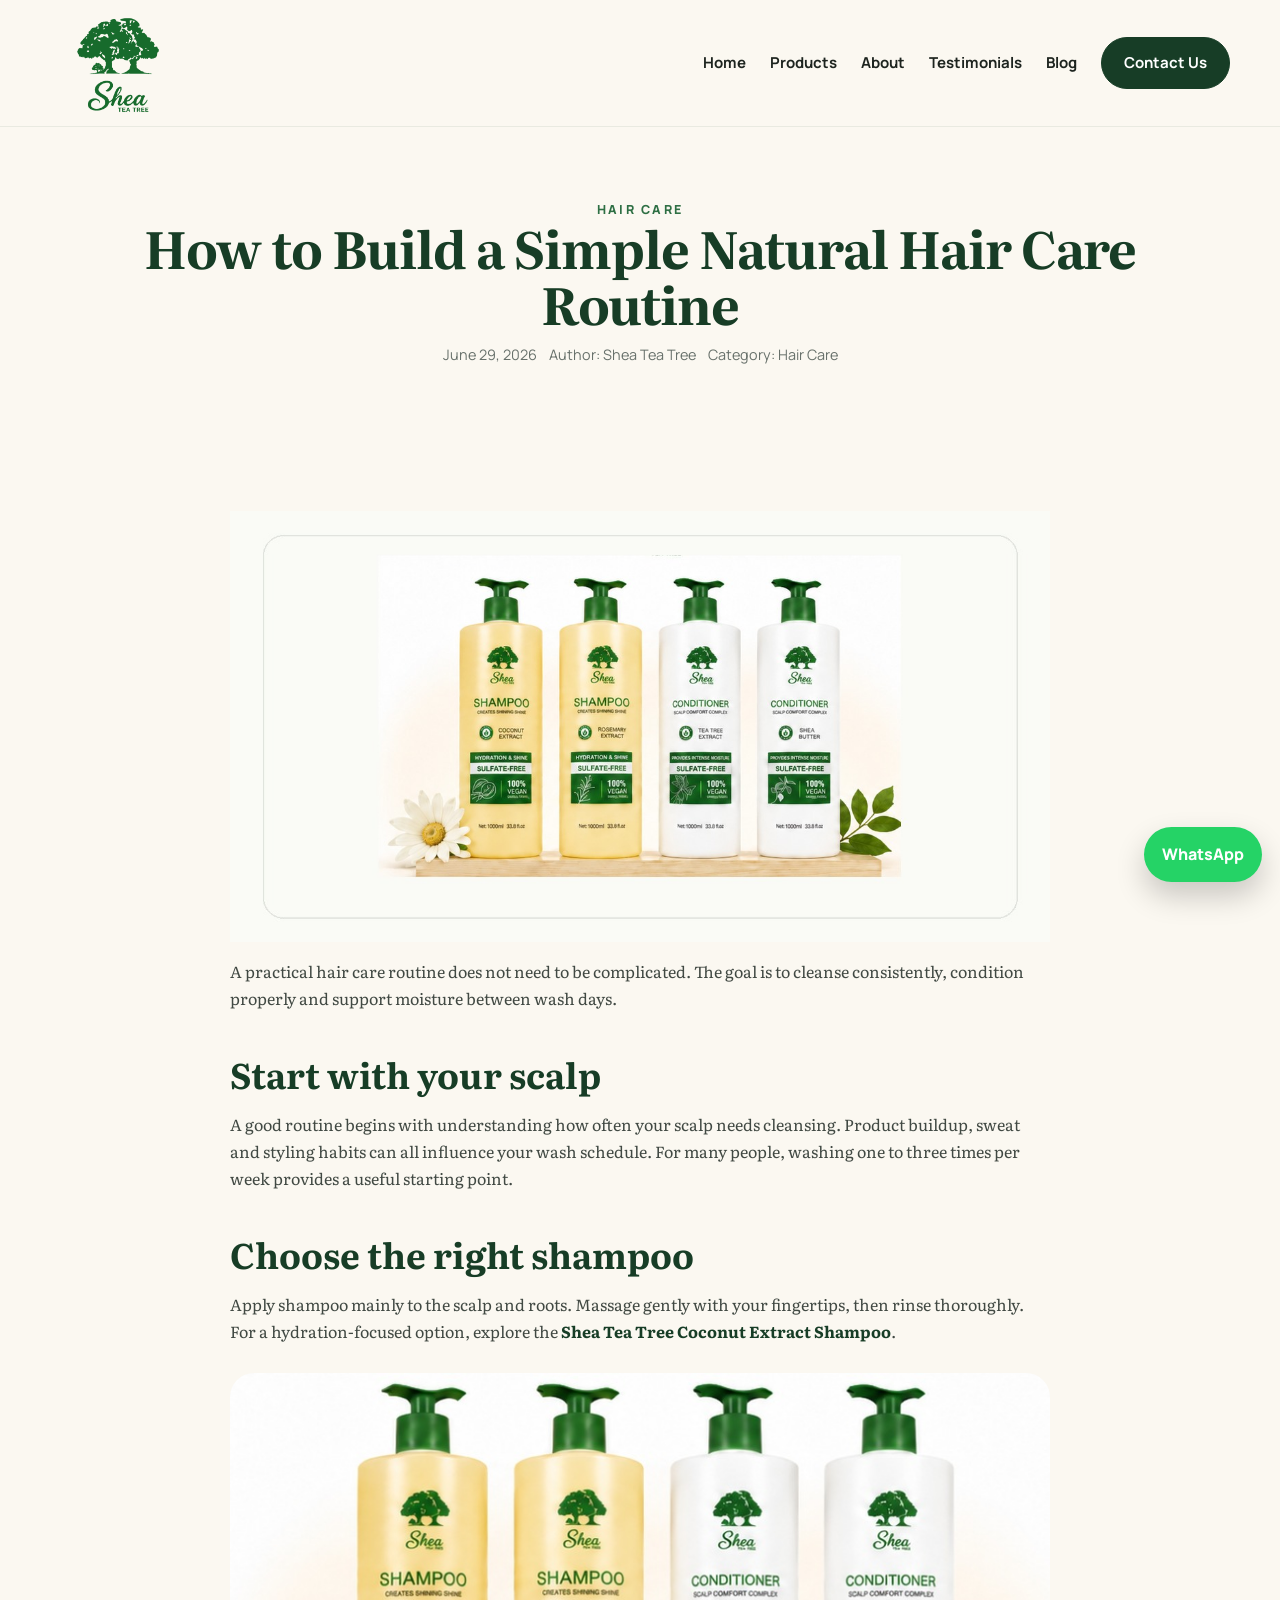
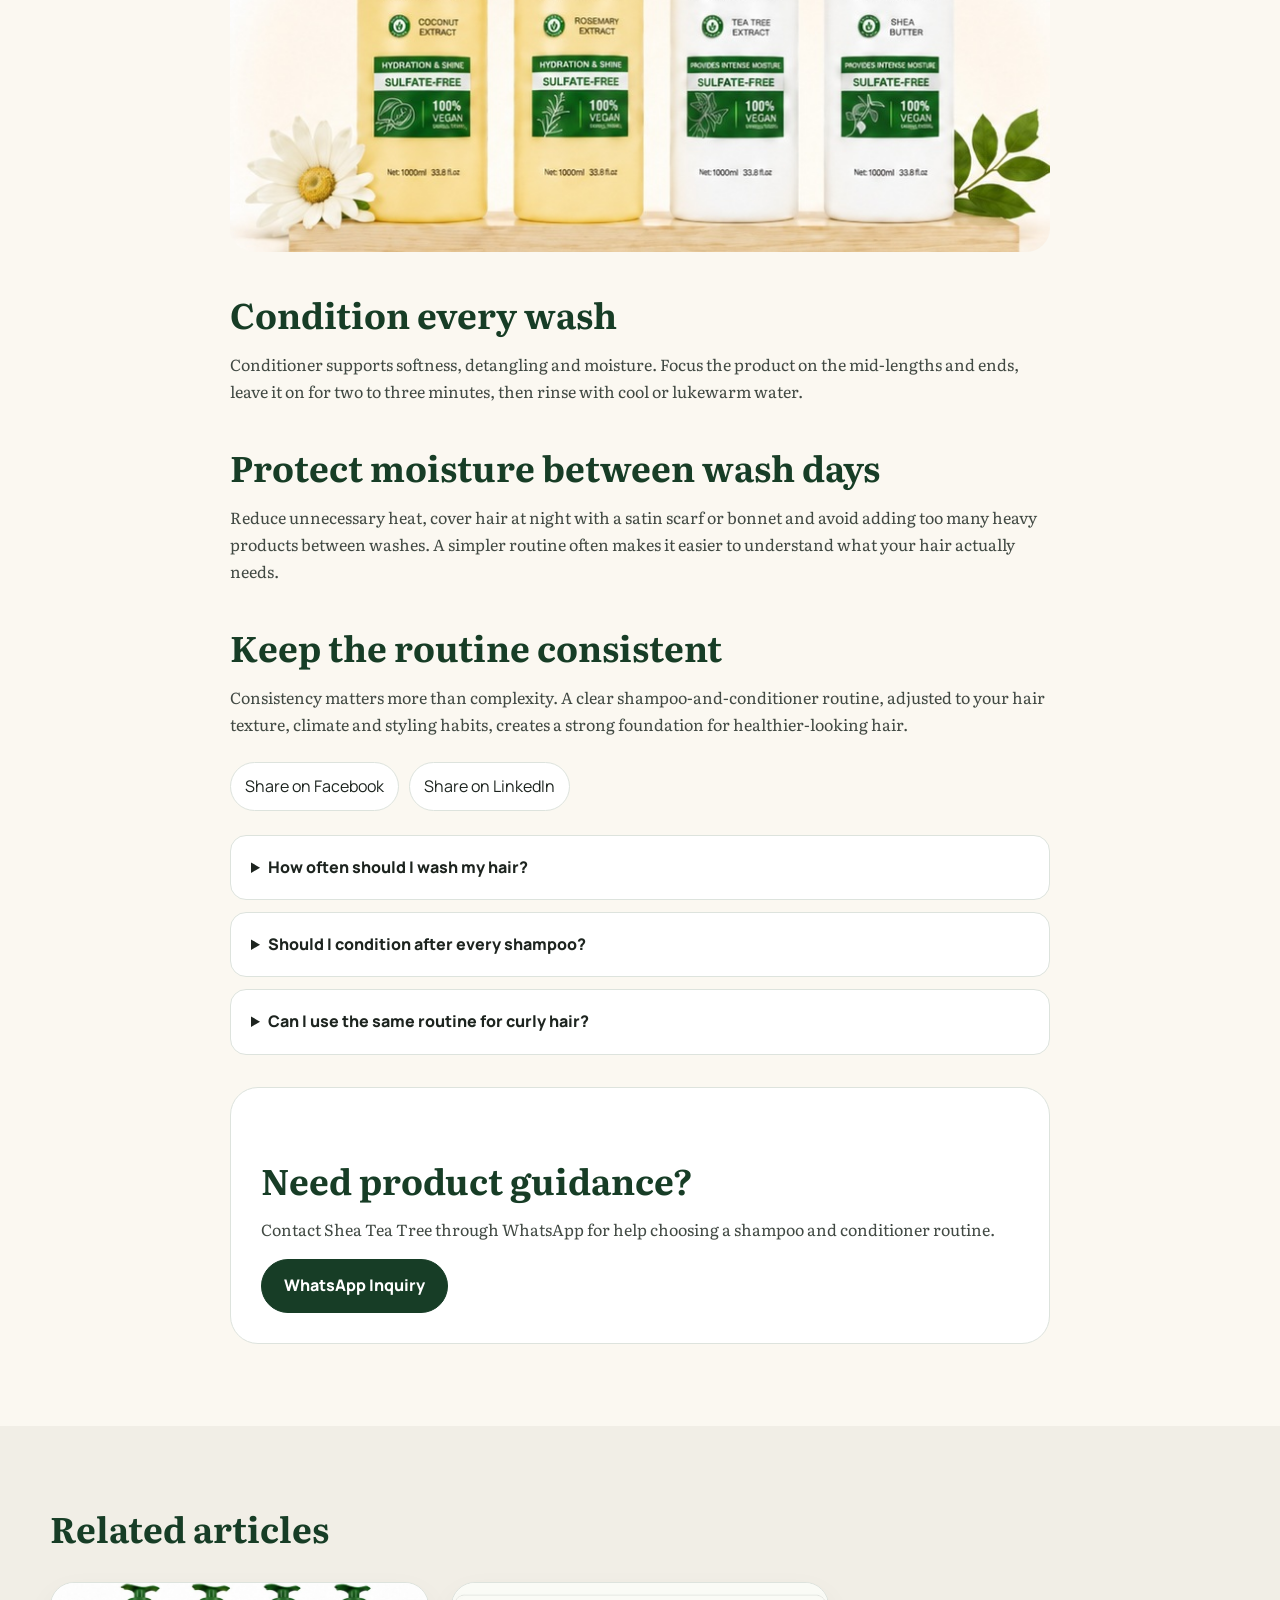
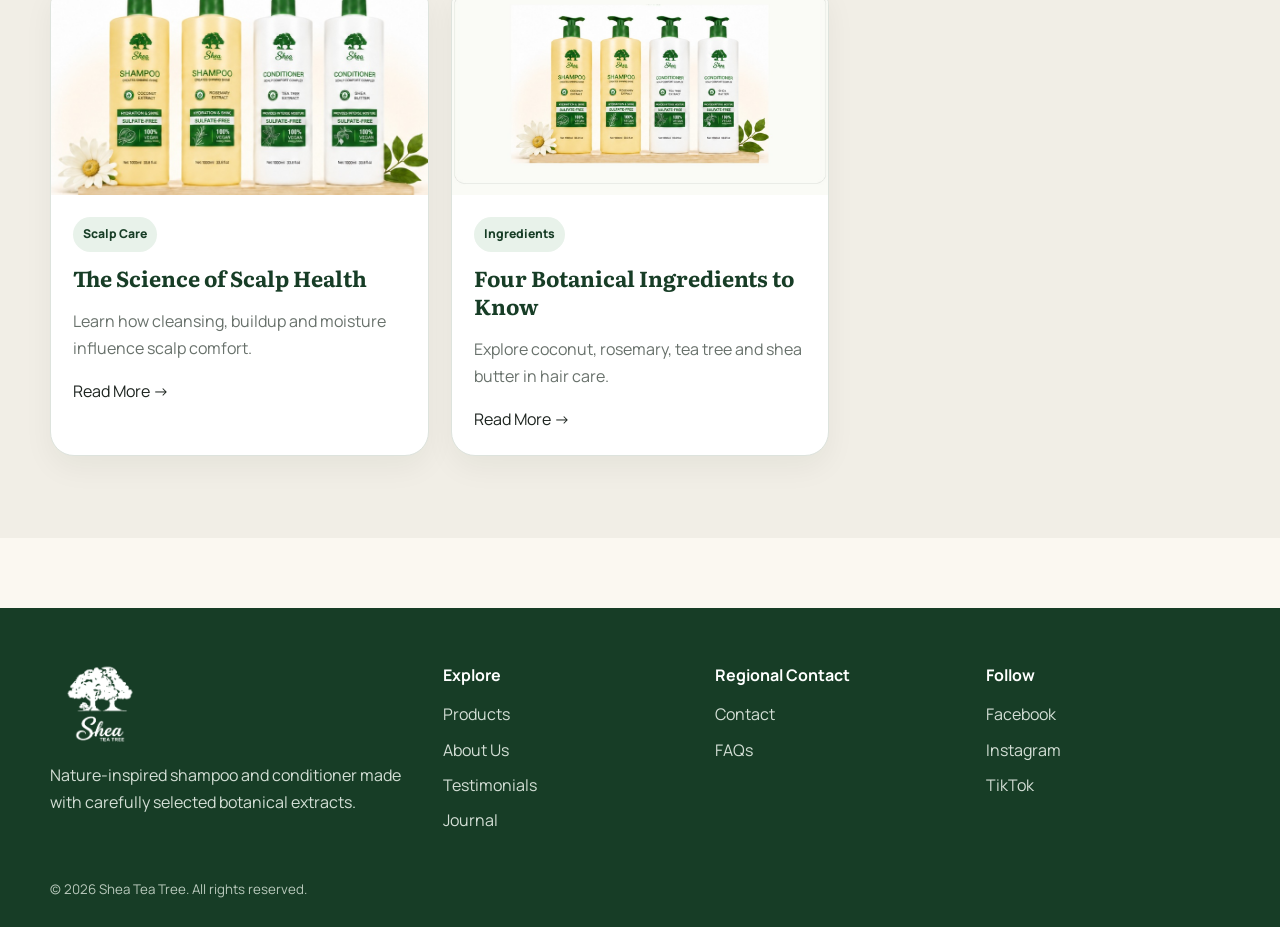
<file: blog-post.html>
<!doctype html><html lang="en-ET"><head><!-- Google tag (gtag.js) -->
<script async src="https://www.googletagmanager.com/gtag/js?id=G-TCMGN279Z8"></script>
<script>
  window.dataLayer = window.dataLayer || [];
  function gtag(){dataLayer.push(arguments);}
  gtag('js', new Date());

  gtag('config', 'G-TCMGN279Z8');
</script><meta charset="utf-8"><meta name="viewport" content="width=device-width,initial-scale=1"><title>How to Build a Simple Natural Hair Care Routine | Shea Tea Tree</title><meta name="description" content="Learn how to build a simple natural hair care routine with shampoo, conditioner and moisture support."><link rel="canonical" href="https://sheateatree.com/blog-post.html"><link rel="stylesheet" href="https://fonts.googleapis.com/css2?family=Literata:wght@400;600;700&family=Manrope:wght@400;600;700;800&display=swap"><link rel="stylesheet" href="assets/css/site.css"></head><body><header class="site-header"><div class="container nav"><a class="brand" href="index.html"><img src="assets/images/shea-tea-tree-logo.png" alt="Shea Tea Tree logo"></a><button class="menu-btn" aria-label="Open menu">☰</button><nav class="nav-links"><a href="index.html">Home</a><a href="products.html">Products</a><a href="about.html">About</a><a href="testimonials.html">Testimonials</a><a href="blog.html">Blog</a><a class="nav-cta" href="contact.html">Contact Us</a></nav></div></header><main><section class="page-hero"><div class="container"><div class="eyebrow">Hair Care</div><h1>How to Build a Simple Natural Hair Care Routine</h1><div class="meta" style="justify-content:center"><span>June 29, 2026</span><span>Author: Shea Tea Tree</span><span>Category: Hair Care</span></div></div></section><article class="section article"><img src="assets/images/social-preview.jpg" alt="Natural hair care routine"><p>A practical hair care routine does not need to be complicated. The goal is to cleanse consistently, condition properly and support moisture between wash days.</p><h2>Start with your scalp</h2><p>A good routine begins with understanding how often your scalp needs cleansing. Product buildup, sweat and styling habits can all influence your wash schedule. For many people, washing one to three times per week provides a useful starting point.</p><h2>Choose the right shampoo</h2><p>Apply shampoo mainly to the scalp and roots. Massage gently with your fingertips, then rinse thoroughly. For a hydration-focused option, explore the <a href="product.html" style="color:var(--green);font-weight:700">Shea Tea Tree Coconut Extract Shampoo</a>.</p><img src="assets/images/shea-tea-tree-products.jpg" alt="Shea Tea Tree shampoo and conditioner routine" style="margin:28px 0;border-radius:24px"><h2>Condition every wash</h2><p>Conditioner supports softness, detangling and moisture. Focus the product on the mid-lengths and ends, leave it on for two to three minutes, then rinse with cool or lukewarm water.</p><h2>Protect moisture between wash days</h2><p>Reduce unnecessary heat, cover hair at night with a satin scarf or bonnet and avoid adding too many heavy products between washes. A simpler routine often makes it easier to understand what your hair actually needs.</p><h2>Keep the routine consistent</h2><p>Consistency matters more than complexity. A clear shampoo-and-conditioner routine, adjusted to your hair texture, climate and styling habits, creates a strong foundation for healthier-looking hair.</p><div class="share-row"><a href="https://www.facebook.com/sharer/sharer.php?u=https://sheateatree.com/blog-post.html" target="_blank" rel="noopener">Share on Facebook</a><a href="https://www.linkedin.com/sharing/share-offsite/?url=https://sheateatree.com/blog-post.html" target="_blank" rel="noopener">Share on LinkedIn</a></div><div class="faq"><details><summary>How often should I wash my hair?</summary><p>Many people wash one to three times per week, but the right frequency depends on hair type, scalp oil, exercise, styling products and climate.</p></details><details><summary>Should I condition after every shampoo?</summary><p>Yes. Conditioning after shampooing can help support softness, detangling and manageability.</p></details><details><summary>Can I use the same routine for curly hair?</summary><p>Yes, but curly and textured hair may benefit from less frequent shampooing, richer conditioner and extra attention to moisture retention.</p></details></div><div class="soft-panel" style="margin-top:32px"><h2>Need product guidance?</h2><p class="muted">Contact Shea Tea Tree through WhatsApp for help choosing a shampoo and conditioner routine.</p><a class="btn primary" href="contact.html">WhatsApp Inquiry</a></div></article><section class="section alt"><div class="container"><div class="section-head"><h2>Related articles</h2></div><div class="grid-3"><article class="card article-card"><img src="assets/images/shea-tea-tree-products.jpg" alt="Scalp care article"><div class="card-body"><span class="tag">Scalp Care</span><h3>The Science of Scalp Health</h3><p class="muted">Learn how cleansing, buildup and moisture influence scalp comfort.</p><a href="blog-post.html">Read More →</a></div></article><article class="card article-card"><img src="assets/images/social-preview.jpg" alt="Botanical ingredients article"><div class="card-body"><span class="tag">Ingredients</span><h3>Four Botanical Ingredients to Know</h3><p class="muted">Explore coconut, rosemary, tea tree and shea butter in hair care.</p><a href="blog-post.html">Read More →</a></div></article></div></div></section></main><footer class="footer"><div class="container"><div class="footer-grid"><div><img src="assets/images/shea-tea-tree-logo.png" alt="Shea Tea Tree" class="footer-logo"><p>Nature-inspired shampoo and conditioner made with carefully selected botanical extracts.</p></div><div><strong>Explore</strong><a href="products.html">Products</a><a href="about.html">About Us</a><a href="testimonials.html">Testimonials</a><a href="blog.html">Journal</a></div><div><strong>Support</strong><a href="contact.html">Contact</a><a href="index.html#faq">FAQs</a></div><div><strong>Follow</strong><a href="https://www.facebook.com/share/1CHfZVzDWf/?mibextid=wwXIfr" target="_blank" rel="noopener">Facebook</a><a href="https://www.instagram.com/sheateatree_usa?stkn=MTF3Z2I0bWhsaTlpYQ%3D%3D&amp;utm_source=qr" target="_blank" rel="noopener">Instagram</a><a href="https://www.tiktok.com/@shea.teatree?_r=1&_t=ZS-97tgioTv1cK" target="_blank" rel="noopener">TikTok</a></div></div><small>© 2026 Shea Tea Tree. All rights reserved.</small></div></footer><a class="whatsapp" href="https://wa.me/251911287197" target="_blank" rel="noopener">WhatsApp</a><script src="assets/js/site-full.js" defer></script></body></html>
</file>
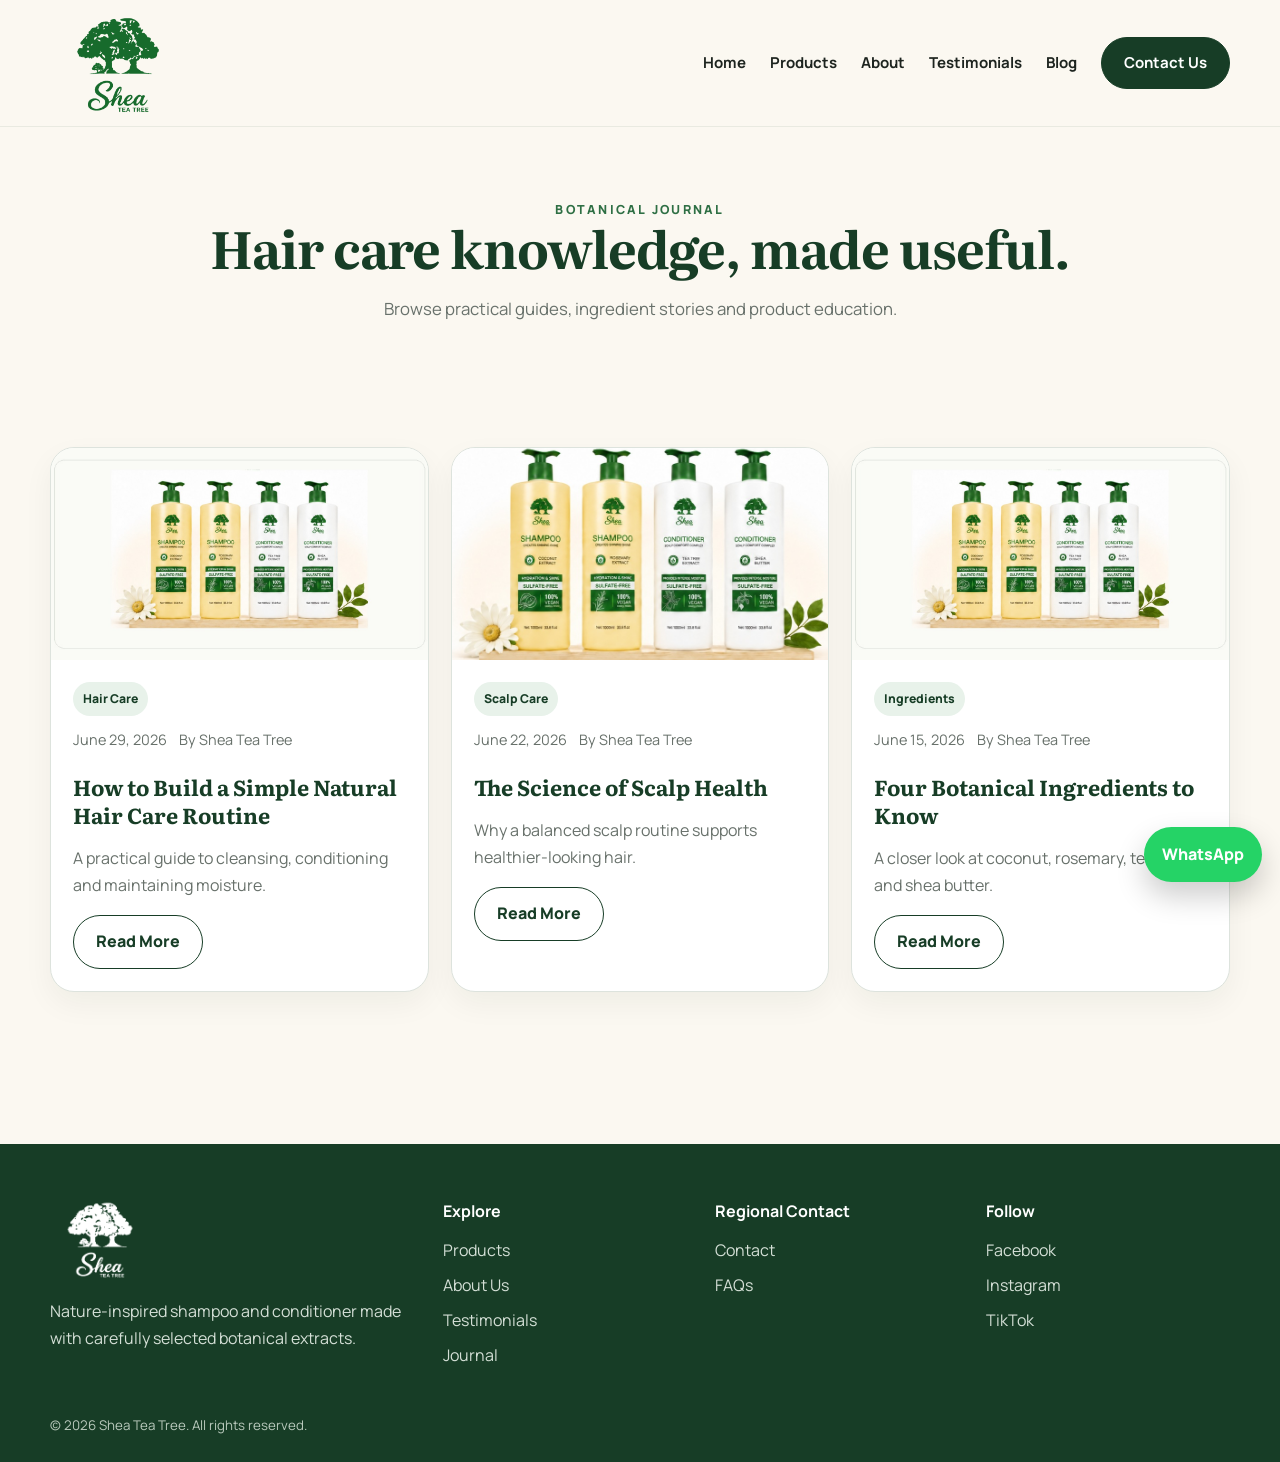
<file: blog.html>
<!doctype html><html lang="en-ET"><head><!-- Google tag (gtag.js) -->
<script async src="https://www.googletagmanager.com/gtag/js?id=G-TCMGN279Z8"></script>
<script>
  window.dataLayer = window.dataLayer || [];
  function gtag(){dataLayer.push(arguments);}
  gtag('js', new Date());

  gtag('config', 'G-TCMGN279Z8');
</script><meta charset="utf-8"><meta name="viewport" content="width=device-width,initial-scale=1"><title>Shea Tea Tree Blog | Hair Care Tips and Guides</title><meta name="description" content="Read Shea Tea Tree hair care articles, ingredient guides and scalp care tips."><link rel="canonical" href="https://sheateatree.com/blog.html"><link rel="stylesheet" href="https://fonts.googleapis.com/css2?family=Literata:wght@400;600;700&family=Manrope:wght@400;600;700;800&display=swap"><link rel="stylesheet" href="assets/css/site.css"></head><body><header class="site-header"><div class="container nav"><a class="brand" href="index.html"><img src="assets/images/shea-tea-tree-logo.png" alt="Shea Tea Tree logo"></a><button class="menu-btn" aria-label="Open menu">☰</button><nav class="nav-links"><a href="index.html">Home</a><a href="products.html">Products</a><a href="about.html">About</a><a href="testimonials.html">Testimonials</a><a href="blog.html">Blog</a><a class="nav-cta" href="contact.html">Contact Us</a></nav></div></header><main><section class="page-hero"><div class="container"><div class="eyebrow">Botanical journal</div><h1>Hair care knowledge, made useful.</h1><p>Browse practical guides, ingredient stories and product education.</p></div></section><section class="section"><div class="container grid-3"><article class="card article-card"><img src="assets/images/social-preview.jpg" alt="Natural hair care routine"><div class="card-body"><span class="tag">Hair Care</span><div class="meta"><span>June 29, 2026</span><span>By Shea Tea Tree</span></div><h3>How to Build a Simple Natural Hair Care Routine</h3><p class="muted">A practical guide to cleansing, conditioning and maintaining moisture.</p><a class="btn secondary" href="blog-post.html">Read More</a></div></article><article class="card article-card"><img src="assets/images/shea-tea-tree-products.jpg" alt="Healthy scalp care"><div class="card-body"><span class="tag">Scalp Care</span><div class="meta"><span>June 22, 2026</span><span>By Shea Tea Tree</span></div><h3>The Science of Scalp Health</h3><p class="muted">Why a balanced scalp routine supports healthier-looking hair.</p><a class="btn secondary" href="blog-post.html">Read More</a></div></article><article class="card article-card"><img src="assets/images/social-preview.jpg" alt="Botanical hair ingredients"><div class="card-body"><span class="tag">Ingredients</span><div class="meta"><span>June 15, 2026</span><span>By Shea Tea Tree</span></div><h3>Four Botanical Ingredients to Know</h3><p class="muted">A closer look at coconut, rosemary, tea tree and shea butter.</p><a class="btn secondary" href="blog-post.html">Read More</a></div></article></div></section></main><footer class="footer"><div class="container"><div class="footer-grid"><div><img src="assets/images/shea-tea-tree-logo.png" alt="Shea Tea Tree" class="footer-logo"><p>Nature-inspired shampoo and conditioner made with carefully selected botanical extracts.</p></div><div><strong>Explore</strong><a href="products.html">Products</a><a href="about.html">About Us</a><a href="testimonials.html">Testimonials</a><a href="blog.html">Journal</a></div><div><strong>Support</strong><a href="contact.html">Contact</a><a href="index.html#faq">FAQs</a></div><div><strong>Follow</strong><a href="https://www.facebook.com/share/1CHfZVzDWf/?mibextid=wwXIfr" target="_blank" rel="noopener">Facebook</a><a href="https://www.instagram.com/sheateatree_usa?stkn=MTF3Z2I0bWhsaTlpYQ%3D%3D&amp;utm_source=qr" target="_blank" rel="noopener">Instagram</a><a href="https://www.tiktok.com/@shea.teatree?_r=1&_t=ZS-97tgioTv1cK" target="_blank" rel="noopener">TikTok</a></div></div><small>© 2026 Shea Tea Tree. All rights reserved.</small></div></footer><a class="whatsapp" href="https://wa.me/251911287197" target="_blank" rel="noopener">WhatsApp</a><script src="assets/js/site-full.js" defer></script></body></html>
</file>
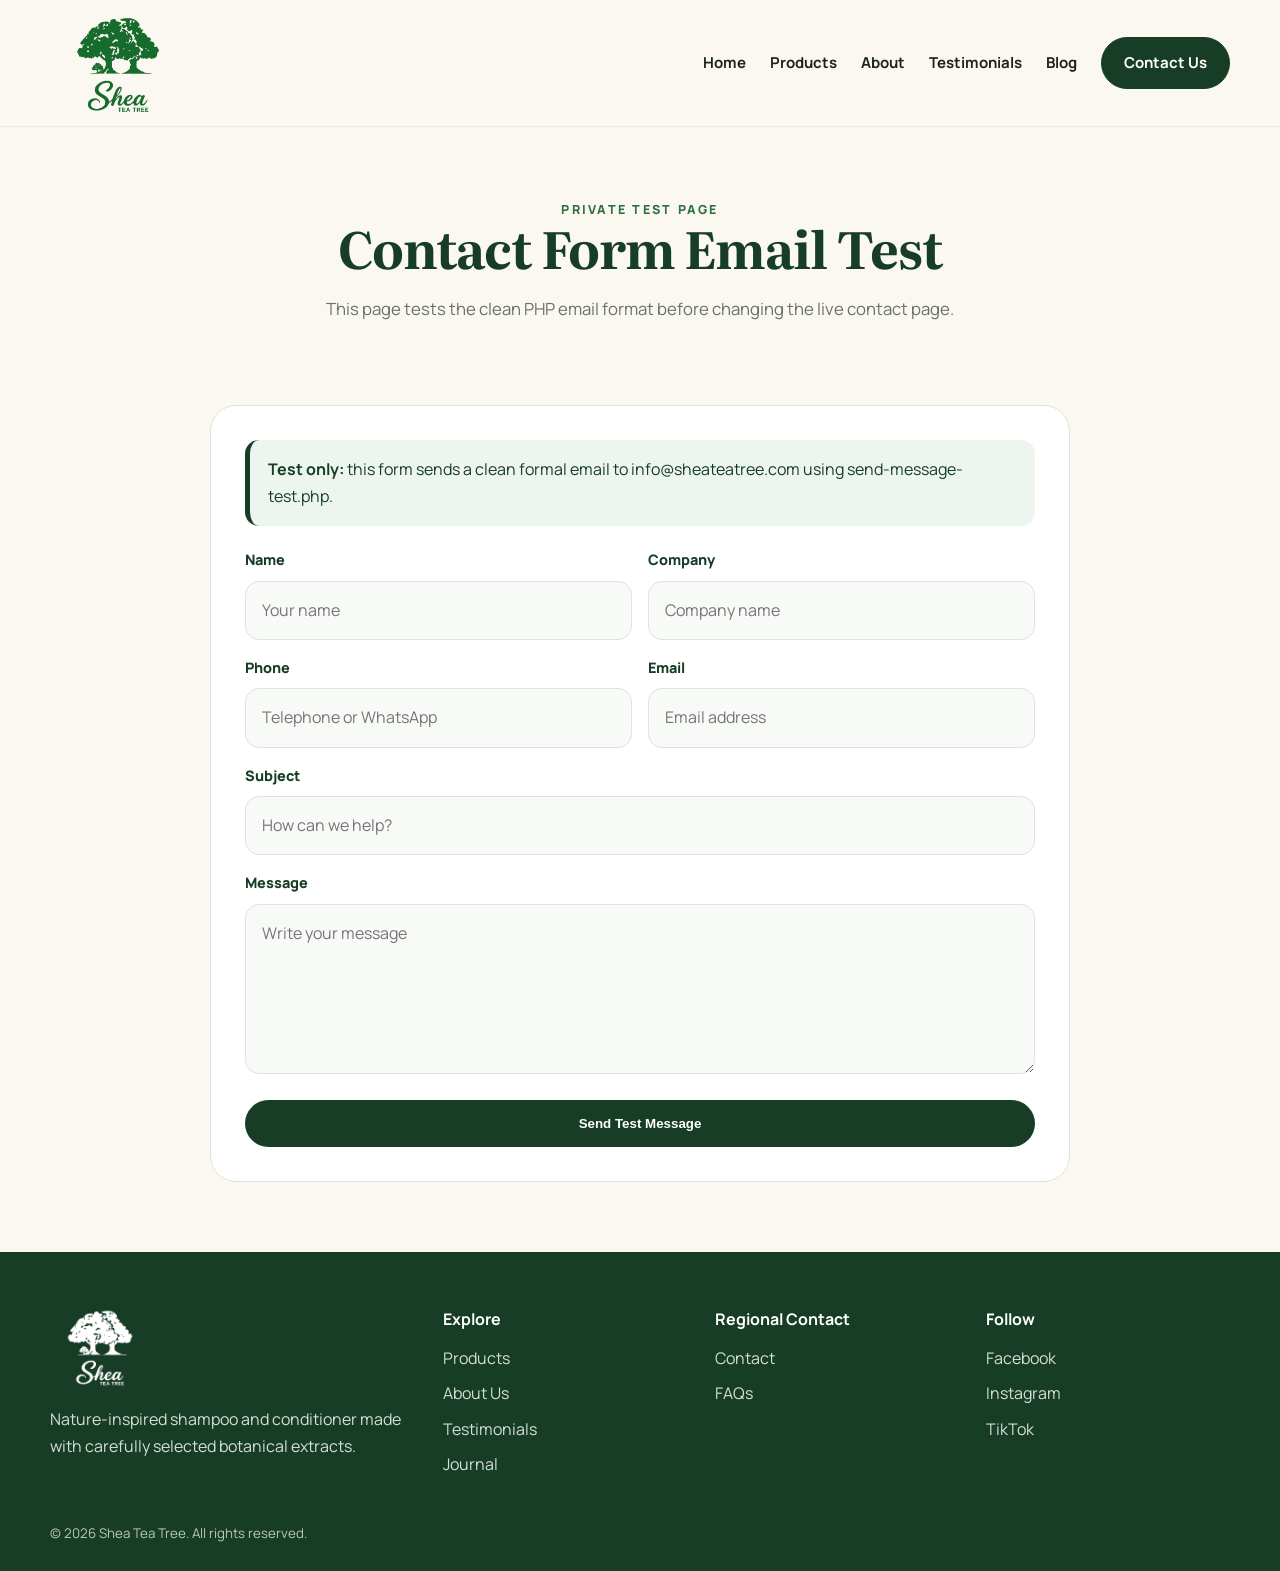
<file: contact-test.html>
<!doctype html>
<html lang="en-ET">
<head>
  <meta charset="utf-8">
  <meta name="viewport" content="width=device-width,initial-scale=1">
  <title>Contact Form Test | Shea Tea Tree</title>
  <meta name="robots" content="noindex,nofollow">
  <link rel="stylesheet" href="https://fonts.googleapis.com/css2?family=Literata:wght@400;600;700&family=Manrope:wght@400;600;700;800&display=swap">
  <link rel="stylesheet" href="assets/css/site.css">
  <style>
    .test-wrap{max-width:900px;margin:40px auto;padding:0 20px}.test-card{background:#fff;border:1px solid var(--line);border-radius:26px;padding:34px}.test-note{background:#edf5ef;border-left:5px solid var(--green);border-radius:14px;padding:16px 18px;margin:0 0 22px;color:var(--green)}.form-grid{display:grid;grid-template-columns:1fr 1fr;gap:16px}.field-full{grid-column:1/-1}.test-card label{display:block;font-weight:800;color:var(--green);font-size:.9rem;margin:0 0 8px}.test-card input,.test-card textarea{width:100%;box-sizing:border-box;border:1px solid var(--line);border-radius:14px;padding:15px 16px;font:inherit;background:#f8faf7}.test-card textarea{min-height:170px;resize:vertical}.test-card button{width:100%;border:0;border-radius:999px;background:var(--green);color:#fff;font-weight:900;padding:16px 18px;margin-top:18px;cursor:pointer}.success,.error{display:none;border-radius:14px;padding:15px 18px;margin-bottom:18px}.success{background:#edf5ef;color:#174b2a;border:1px solid #b9d4c0}.error{background:#fff2f2;color:#8b1f1f;border:1px solid #e5b7b7}@media(max-width:700px){.form-grid{grid-template-columns:1fr}.test-card{padding:24px}}
  </style>
</head>
<body>
<header class="site-header"><div class="container nav"><a class="brand" href="index.html"><img src="assets/images/shea-tea-tree-logo.png" alt="Shea Tea Tree logo"></a><button class="menu-btn" aria-label="Open menu">☰</button><nav class="nav-links"><a href="index.html">Home</a><a href="products.html">Products</a><a href="about.html">About</a><a href="testimonials.html">Testimonials</a><a href="blog.html">Blog</a><a class="nav-cta" href="contact.html">Contact Us</a></nav></div></header>
<main>
  <section class="page-hero"><div class="container"><div class="eyebrow">Private test page</div><h1>Contact Form Email Test</h1><p>This page tests the clean PHP email format before changing the live contact page.</p></div></section>
  <section class="test-wrap">
    <div class="test-card">
      <div class="test-note"><strong>Test only:</strong> this form sends a clean formal email to info@sheateatree.com using send-message-test.php.</div>
      <div id="successMessage" class="success"><strong>Thank you.</strong> Your test message has been sent successfully.</div>
      <div id="errorMessage" class="error"><strong>Message not sent.</strong> Please check the required fields or server mail settings.</div>
      <form action="send-message-test.php" method="POST">
        <div class="form-grid">
          <div><label for="name">Name</label><input id="name" name="name" type="text" placeholder="Your name" required></div>
          <div><label for="company">Company</label><input id="company" name="company" type="text" placeholder="Company name"></div>
          <div><label for="phone">Phone</label><input id="phone" name="phone" type="text" placeholder="Telephone or WhatsApp"></div>
          <div><label for="email">Email</label><input id="email" name="email" type="email" placeholder="Email address" required></div>
          <div class="field-full"><label for="subject">Subject</label><input id="subject" name="subject" type="text" placeholder="How can we help?" required></div>
          <div class="field-full"><label for="message">Message</label><textarea id="message" name="message" placeholder="Write your message" required></textarea></div>
        </div>
        <button type="submit">Send Test Message</button>
      </form>
    </div>
  </section>
</main>
<footer class="footer"><div class="container"><div class="footer-grid"><div><img src="assets/images/shea-tea-tree-logo.png" alt="Shea Tea Tree" class="footer-logo"><p>Nature-inspired shampoo and conditioner made with carefully selected botanical extracts.</p></div><div><strong>Explore</strong><a href="products.html">Products</a><a href="about.html">About Us</a><a href="testimonials.html">Testimonials</a><a href="blog.html">Journal</a></div><div><strong>Support</strong><a href="contact.html">Contact</a><a href="index.html#faq">FAQs</a></div><div><strong>Follow</strong><a href="https://www.facebook.com/share/1CHfZVzDWf/?mibextid=wwXIfr" target="_blank" rel="noopener">Facebook</a><a href="https://www.instagram.com/sheateatree_usa?stkn=MTF3Z2I0bWhsaTlpYQ%3D%3D&amp;utm_source=qr" target="_blank" rel="noopener">Instagram</a><a href="https://www.tiktok.com/@shea.teatree?_r=1&_t=ZS-97tgioTv1cK" target="_blank" rel="noopener">TikTok</a></div></div><small>© 2026 Shea Tea Tree. All rights reserved.</small></div></footer>
<script>
  const params = new URLSearchParams(window.location.search);
  if (params.get('sent') === 'true') document.getElementById('successMessage').style.display = 'block';
  if (params.get('error')) document.getElementById('errorMessage').style.display = 'block';
</script>
<script src="assets/js/site-full.js" defer></script>
</body>
</html>
</file>
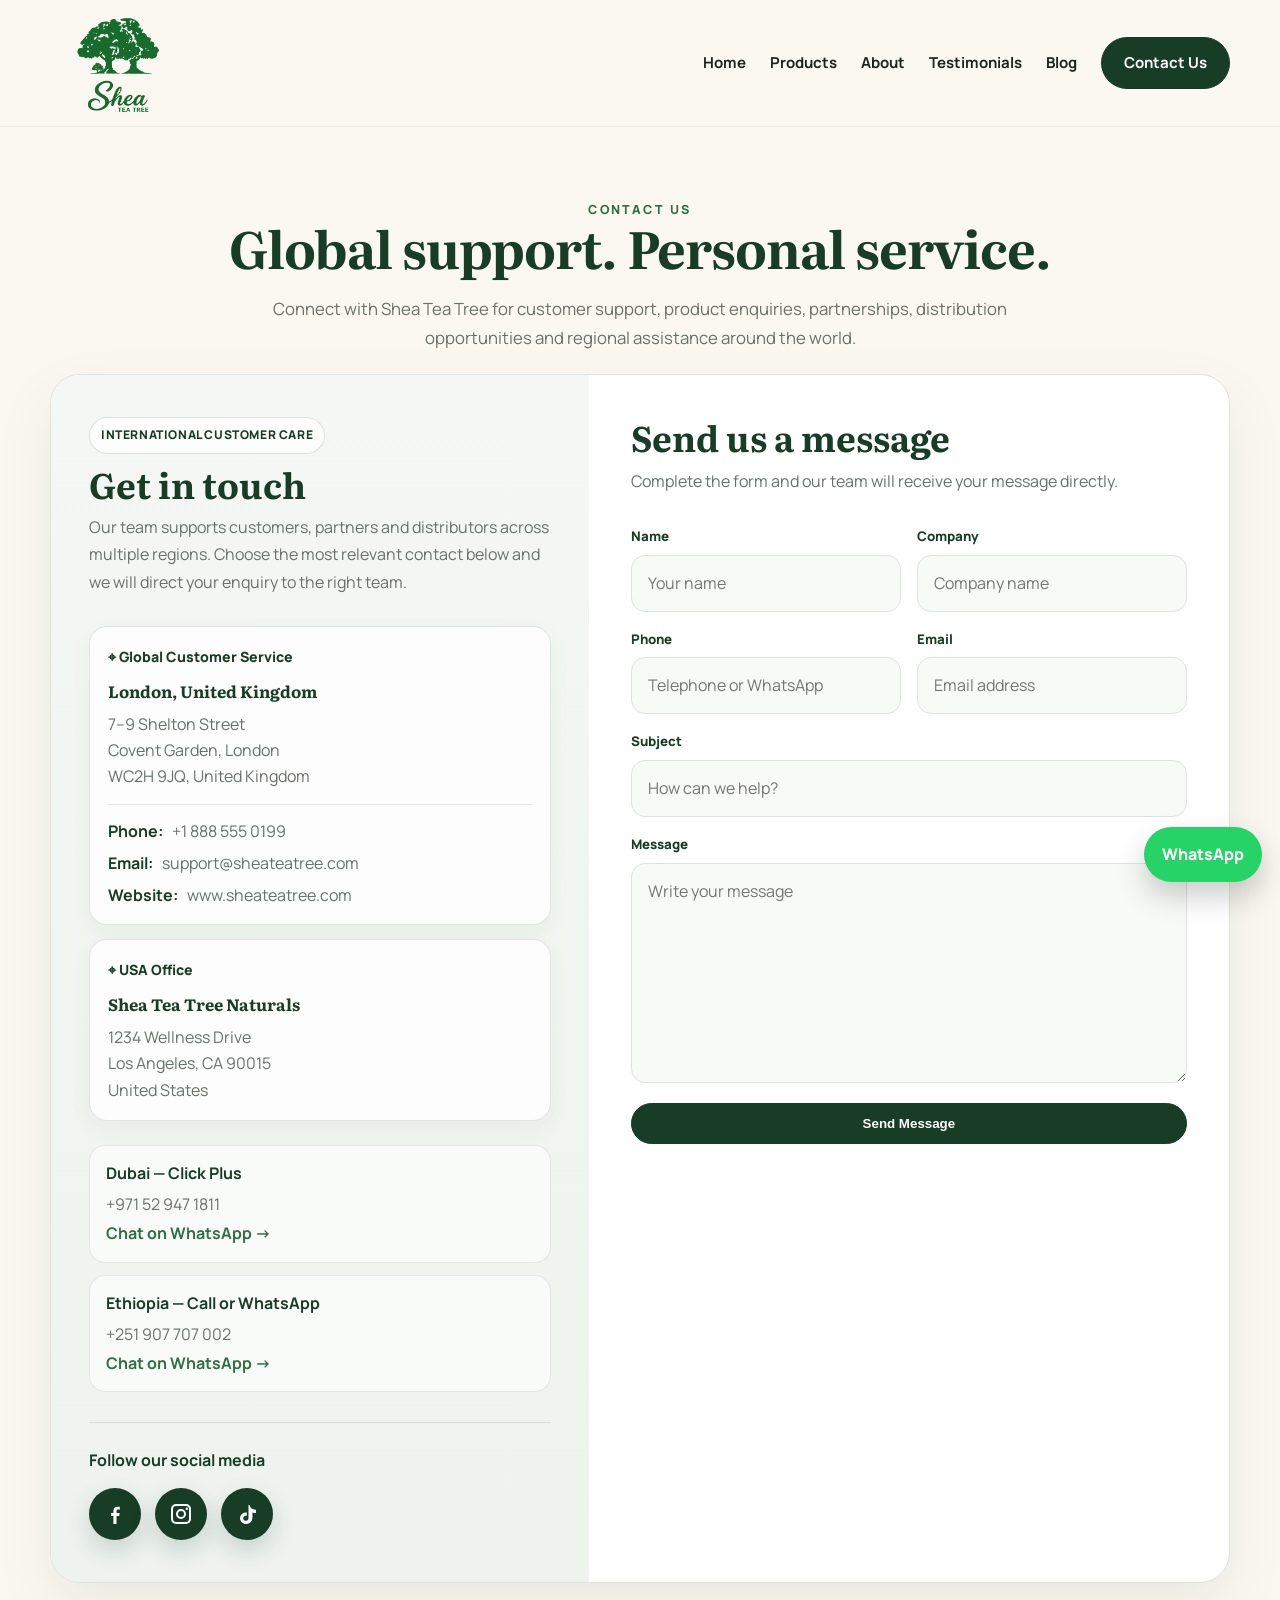
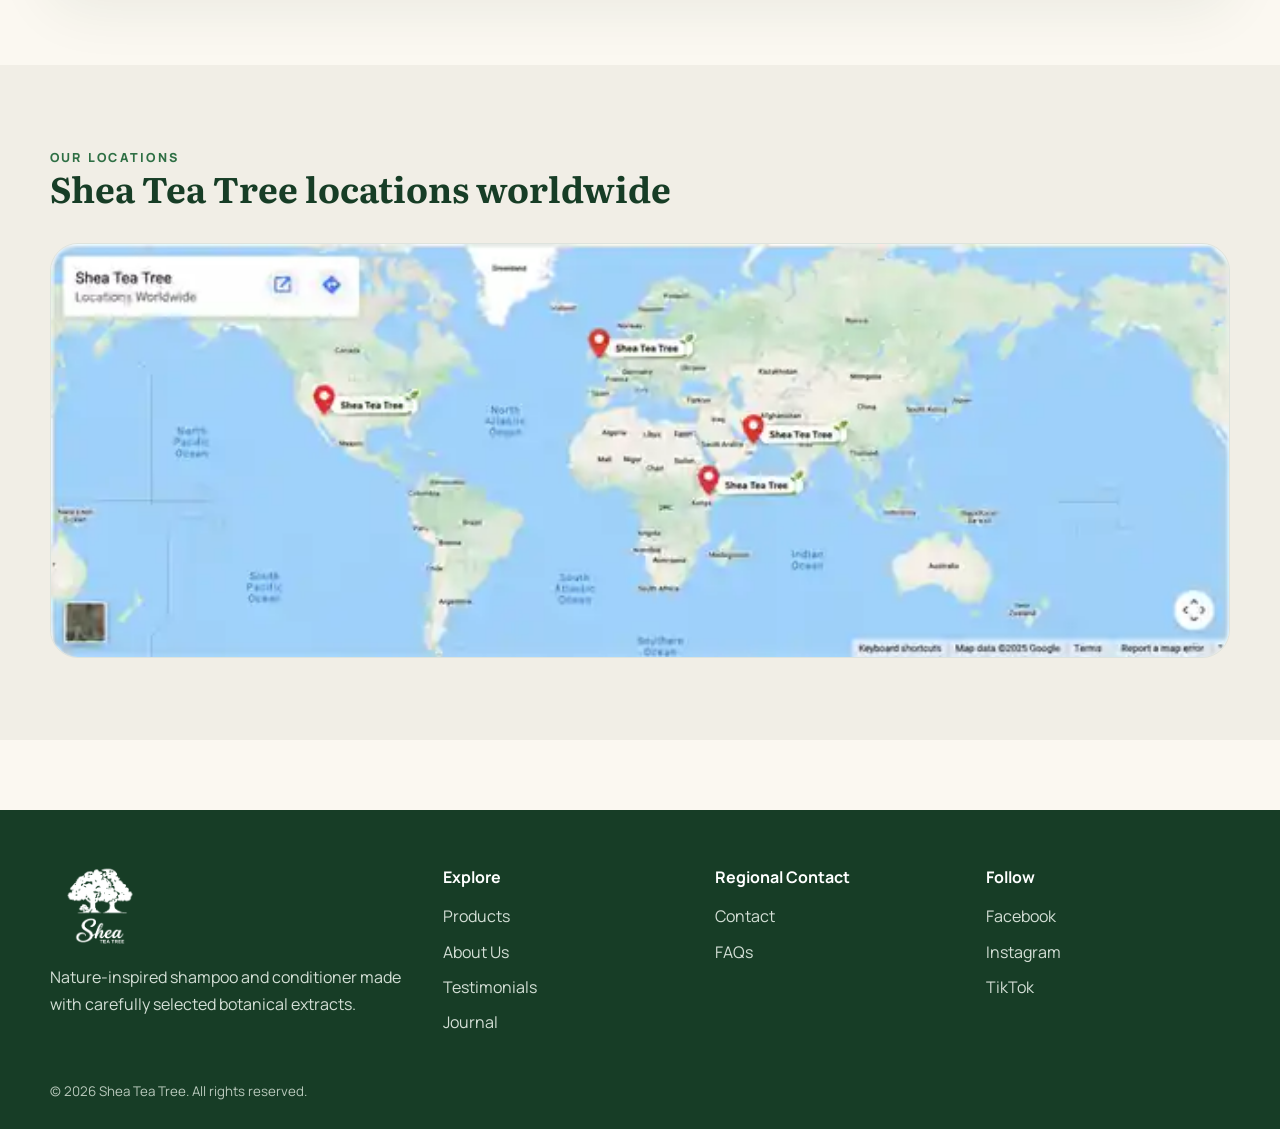
<file: contact.html>
<!doctype html><html lang="en"><head><!-- Google tag (gtag.js) -->
<script async src="https://www.googletagmanager.com/gtag/js?id=G-TCMGN279Z8"></script>
<script>
  window.dataLayer = window.dataLayer || [];
  function gtag(){dataLayer.push(arguments);}
  gtag('js', new Date());

  gtag('config', 'G-TCMGN279Z8');
</script><meta charset="utf-8"><meta name="viewport" content="width=device-width,initial-scale=1"><title>Contact Shea Tea Tree | Global Customer Service & Enquiries</title><meta name="description" content="Contact Shea Tea Tree for global customer service, product enquiries, partnerships, distribution opportunities and regional support in the USA, UK, UAE and Ethiopia."><link rel="canonical" href="https://sheateatree.com/contact.html"><link rel="stylesheet" href="https://fonts.googleapis.com/css2?family=Literata:wght@400;600;700&family=Manrope:wght@400;600;700;800&display=swap"><link rel="stylesheet" href="assets/css/site.css"><style>.contact-section{padding-top:34px}.contact-shell{display:grid;grid-template-columns:1.05fr 1.25fr;background:#fff;border:1px solid var(--line);border-radius:30px;overflow:hidden;box-shadow:0 24px 60px rgba(23,61,38,.08)}.contact-info-panel{background:linear-gradient(180deg,#f4f7f3 0%,#eef3ee 100%);padding:42px 38px}.contact-kicker{display:inline-flex;align-items:center;gap:8px;margin:0 0 10px;padding:7px 11px;border:1px solid rgba(23,61,38,.14);border-radius:999px;background:rgba(255,255,255,.72);color:var(--green);font-size:.75rem;font-weight:800;letter-spacing:.05em;text-transform:uppercase}.office-grid{display:grid;gap:14px;margin:0 0 24px}.office-card{padding:18px 18px 17px;border:1px solid rgba(23,61,38,.12);border-radius:18px;background:rgba(255,255,255,.76);box-shadow:0 8px 24px rgba(23,61,38,.04)}.office-card .office-label{display:flex;align-items:center;gap:9px;margin-bottom:8px;color:var(--green);font-size:.88rem;font-weight:800}.office-card h3{margin:0 0 6px;color:#173d26;font-size:1.03rem}.office-card p{margin:0;color:var(--muted);line-height:1.65}.office-contact{margin-top:14px;padding-top:14px;border-top:1px solid rgba(23,61,38,.1);display:grid;gap:8px}.office-contact a{color:var(--muted);line-height:1.5;word-break:break-word}.office-contact a strong{color:var(--green);margin-right:6px}.office-contact a:hover{color:var(--green-2)}.contact-group-title{margin:25px 0 13px;padding-top:22px;border-top:1px solid rgba(23,61,38,.12);color:var(--green);font-size:.82rem;font-weight:800;letter-spacing:.06em;text-transform:uppercase}.contact-detail-list{display:grid;gap:13px}.contact-detail{display:grid;grid-template-columns:38px 1fr;gap:12px;align-items:start}.contact-detail-icon{width:38px;height:38px;border-radius:12px;display:grid;place-items:center;background:var(--green);color:#fff;font-size:1rem;box-shadow:0 7px 18px rgba(23,61,38,.14)}.contact-detail strong{display:block;margin:0 0 3px;color:var(--green);font-size:.9rem}.contact-detail p,.contact-detail a{margin:0;color:var(--muted);line-height:1.55;word-break:break-word}.regional-list{display:grid;gap:12px}.regional-card{padding:14px 16px;border:1px solid rgba(23,61,38,.1);border-radius:16px;background:rgba(255,255,255,.62)}.regional-card strong{display:block;margin-bottom:4px;color:var(--green)}.regional-card a{color:var(--muted);line-height:1.55}.regional-card .regional-action{display:inline-block;margin-top:3px;color:var(--green-2);font-weight:700}.contact-trust-note{margin-top:20px;padding:14px 16px;border-radius:15px;background:rgba(23,61,38,.06);color:var(--muted);font-size:.88rem;line-height:1.6}.contact-info-panel h2,.contact-form-panel h2{font-size:2rem;margin-bottom:10px}.contact-intro{margin:0 0 30px;color:var(--muted);line-height:1.7}.contact-list{display:grid;gap:24px}.contact-item{display:grid;grid-template-columns:50px 1fr;gap:16px;align-items:start}.contact-icon{width:50px;height:50px;border-radius:50%;display:grid;place-items:center;background:var(--green);color:#fff;font-size:1.3rem;box-shadow:0 10px 22px rgba(23,61,38,.18)}.contact-item strong{display:block;margin:2px 0 5px;color:var(--green)}.contact-item p,.contact-item a{margin:0;color:var(--muted);line-height:1.6}.contact-social{margin-top:30px;padding-top:24px;border-top:1px solid rgba(23,61,38,.12)}.contact-social strong{display:block;margin-bottom:14px;color:var(--green)}.social-row{display:flex;gap:14px;flex-wrap:wrap}.social-row a{width:52px;height:52px;border-radius:50%;display:grid;place-items:center;background:var(--green);color:#fff;box-shadow:0 10px 24px rgba(23,61,38,.18);transition:transform .2s ease,background .2s ease,box-shadow .2s ease}.social-row a:hover{transform:translateY(-3px);background:var(--green-2);box-shadow:0 14px 30px rgba(23,61,38,.24)}.social-row svg{width:24px;height:24px;fill:currentColor}.contact-form-panel{padding:42px}.contact-form-grid{display:grid;grid-template-columns:1fr 1fr;gap:16px}.field{display:grid;gap:7px}.field.full{grid-column:1/-1}.field label{font-size:.83rem;font-weight:800;color:var(--green)}.field input,.field textarea{width:100%;padding:14px 16px;border:1px solid var(--line);border-radius:14px;background:#f8faf8;font:inherit;outline:none;transition:.2s}.field input:focus,.field textarea:focus{border-color:var(--green-2);box-shadow:0 0 0 3px rgba(46,111,68,.1);background:#fff}.contact-submit{width:100%;margin-top:4px}.form-success{margin:0 0 18px;padding:14px 16px;border-radius:14px;background:#edf5ef;color:var(--green);font-weight:800;border:1px solid rgba(23,61,38,.14);line-height:1.5}@media(max-width:900px){.contact-shell{grid-template-columns:1fr}.contact-info-panel,.contact-form-panel{padding:34px 28px}}@media(max-width:620px){.contact-section{padding-top:16px}.office-card{padding:16px}.contact-detail{grid-template-columns:36px 1fr}.contact-detail-icon{width:36px;height:36px}.contact-info-panel,.contact-form-panel{padding:28px 22px}.contact-form-grid{grid-template-columns:1fr}.field.full{grid-column:auto}.contact-item{grid-template-columns:44px 1fr}.contact-icon{width:44px;height:44px}.contact-info-panel h2,.contact-form-panel h2{font-size:1.7rem}.social-row a{width:48px;height:48px}.social-row svg{width:22px;height:22px}}</style></head><body><header class="site-header"><div class="container nav"><a class="brand" href="index.html"><img src="assets/images/shea-tea-tree-logo.png" alt="Shea Tea Tree logo"></a><button class="menu-btn" aria-label="Open menu">☰</button><nav class="nav-links"><a href="index.html">Home</a><a href="products.html">Products</a><a href="about.html">About</a><a href="testimonials.html">Testimonials</a><a href="blog.html">Blog</a><a class="nav-cta" href="contact.html">Contact Us</a></nav></div></header><main><section class="page-hero"><div class="container"><div class="eyebrow">Contact us</div><h1>Global support. Personal service.</h1><p>Connect with Shea Tea Tree for customer support, product enquiries, partnerships, distribution opportunities and regional assistance around the world.</p></div></section><section class="section contact-section"><div class="container"><div class="contact-shell"><aside class="contact-info-panel"><div class="contact-kicker">International customer care</div><h2>Get in touch</h2><p class="contact-intro">Our team supports customers, partners and distributors across multiple regions. Choose the most relevant contact below and we will direct your enquiry to the right team.</p><div class="office-grid"><div class="office-card"><div class="office-label">⌖ Global Customer Service</div><h3>London, United Kingdom</h3><p>7–9 Shelton Street<br>Covent Garden, London<br>WC2H 9JQ, United Kingdom</p><div class="office-contact"><a href="tel:+18885550199"><strong>Phone:</strong> +1 888 555 0199</a><a href="mailto:support@sheateatree.com"><strong>Email:</strong> support@sheateatree.com</a><a href="https://www.sheateatree.com" target="_blank" rel="noopener"><strong>Website:</strong> www.sheateatree.com</a></div></div><div class="office-card"><div class="office-label">⌖ USA Office</div><h3>Shea Tea Tree Naturals</h3><p>1234 Wellness Drive<br>Los Angeles, CA 90015<br>United States</p></div></div><div class="regional-list"><div class="regional-card"><strong>Dubai — Click Plus</strong><a href="tel:+971529471811">+971 52 947 1811</a><br><a class="regional-action" href="https://wa.me/971529471811" target="_blank" rel="noopener">Chat on WhatsApp →</a></div><div class="regional-card"><strong>Ethiopia — Call or WhatsApp</strong><a href="tel:+251907707002">+251 907 707 002</a><br><a class="regional-action" href="https://wa.me/251907707002" target="_blank" rel="noopener">Chat on WhatsApp →</a></div></div><div class="contact-social"><strong>Follow our social media</strong><div class="social-row"><a href="https://www.facebook.com/share/1CHfZVzDWf/?mibextid=wwXIfr" target="_blank" rel="noopener" aria-label="Facebook"><svg viewBox="0 0 24 24" aria-hidden="true"><path d="M13.5 22v-8h2.7l.4-3h-3.1V9.1c0-.9.3-1.6 1.6-1.6h1.7V4.8c-.3 0-1.3-.1-2.4-.1-2.4 0-4 1.5-4 4.2V11H8v3h2.4v8h3.1z"/></svg></a><a href="https://www.instagram.com/sheateatree_usa?stkn=MTF3Z2I0bWhsaTlpYQ%3D%3D&amp;utm_source=qr" target="_blank" rel="noopener" aria-label="Instagram"><svg viewBox="0 0 24 24" aria-hidden="true"><path d="M7 2h10a5 5 0 0 1 5 5v10a5 5 0 0 1-5 5H7a5 5 0 0 1-5-5V7a5 5 0 0 1 5-5zm0 2C5.3 4 4 5.3 4 7v10c0 1.7 1.3 3 3 3h10c1.7 0 3-1.3 3-3V7c0-1.7-1.3-3-3-3H7zm10.8 1.5a1.2 1.2 0 1 1 0 2.4 1.2 1.2 0 0 1 0-2.4zM12 7a5 5 0 1 1 0 10 5 5 0 0 1 0-10zm0 2a3 3 0 1 0 0 6 3 3 0 0 0 0-6z"/></svg></a><a href="https://www.tiktok.com/@shea.teatree?_r=1&_t=ZS-97tgioTv1cK" target="_blank" rel="noopener" aria-label="TikTok"><svg viewBox="0 0 24 24" aria-hidden="true"><path d="M14.5 3c.4 1.9 1.5 3.3 3.3 4.1 1 .5 2 .7 3.2.7v3.2c-1.3 0-2.5-.2-3.6-.6v5.4c0 3.7-2.8 6.2-6.2 6.2S5 19.4 5 16.2 7.7 10.5 11 10.5c.3 0 .5 0 .8.1v3.2a3.6 3.6 0 0 0-.8-.1c-1.5 0-2.8 1.1-2.8 2.5s1.1 2.6 2.7 2.6c1.8 0 2.6-1.3 2.6-3V3h3z"/></svg></a></div></div></aside><section class="contact-form-panel"><h2>Send us a message</h2><p class="contact-intro">Complete the form and our team will receive your message directly.</p><div class="form-success" id="formSuccess" hidden>Thank you. Your message has been sent successfully. Our team will contact you soon.</div><form class="contact-form contact-form-grid" action="https://api.web3forms.com/submit" method="POST"><input type="hidden" name="access_key" value="52097989-f2ea-4c07-9e3e-ee0a77c2e13b"><input type="hidden" name="subject" value="New Website Enquiry - Shea Tea Tree"><input type="hidden" name="from_name" value="Shea Tea Tree Website"><input type="hidden" name="redirect" value="https://sheateatree.com/contact.html?sent=true"><input type="checkbox" name="botcheck" style="display:none"><div class="field"><label for="name">Name</label><input id="name" type="text" name="name" placeholder="Your name" required></div><div class="field"><label for="company">Company</label><input id="company" type="text" name="company" placeholder="Company name"></div><div class="field"><label for="phone">Phone</label><input id="phone" type="tel" name="phone" placeholder="Telephone or WhatsApp"></div><div class="field"><label for="email">Email</label><input id="email" type="email" name="email" placeholder="Email address" required></div><div class="field full"><label for="customer_subject">Subject</label><input id="customer_subject" type="text" name="customer_subject" placeholder="How can we help?"></div><div class="field full"><label for="message">Message</label><textarea id="message" name="message" rows="7" placeholder="Write your message" required></textarea></div><div class="field full"><button class="btn primary contact-submit" type="submit">Send Message</button></div></form></section></div></div></section><section class="section alt"><div class="container"><div class="section-head"><div><div class="eyebrow">Our locations</div><h2>Shea Tea Tree locations worldwide</h2></div></div><div class="soft-panel" style="padding:0;overflow:hidden"><img src="assets/images/shea-tea-tree-worldwide-locations-final.webp" alt="Shea Tea Tree locations in the USA, UK, UAE and Ethiopia" width="2048" height="717" loading="lazy" style="width:100%;height:auto;display:block"></div></div></section></main><footer class="footer"><div class="container"><div class="footer-grid"><div><img src="assets/images/shea-tea-tree-logo.png" alt="Shea Tea Tree" class="footer-logo"><p>Nature-inspired shampoo and conditioner made with carefully selected botanical extracts.</p></div><div><strong>Explore</strong><a href="products.html">Products</a><a href="about.html">About Us</a><a href="testimonials.html">Testimonials</a><a href="blog.html">Journal</a></div><div><strong>Support</strong><a href="contact.html">Contact</a><a href="index.html#faq">FAQs</a></div><div><strong>Follow</strong><a href="https://www.facebook.com/share/1CHfZVzDWf/?mibextid=wwXIfr" target="_blank" rel="noopener">Facebook</a><a href="https://www.instagram.com/sheateatree_usa?stkn=MTF3Z2I0bWhsaTlpYQ%3D%3D&amp;utm_source=qr" target="_blank" rel="noopener">Instagram</a><a href="https://www.tiktok.com/@shea.teatree?_r=1&_t=ZS-97tgioTv1cK" target="_blank" rel="noopener">TikTok</a></div></div><small>© 2026 Shea Tea Tree. All rights reserved.</small></div></footer><a class="whatsapp" href="https://wa.me/251907707002" target="_blank" rel="noopener">WhatsApp</a><script>if(new URLSearchParams(window.location.search).get('sent')==='true'){var success=document.getElementById('formSuccess');if(success){success.hidden=false;success.scrollIntoView({behavior:'smooth',block:'center'});}}</script><script src="assets/js/site-full.js?v=20260703-contact-2" defer></script></body></html>
</file>
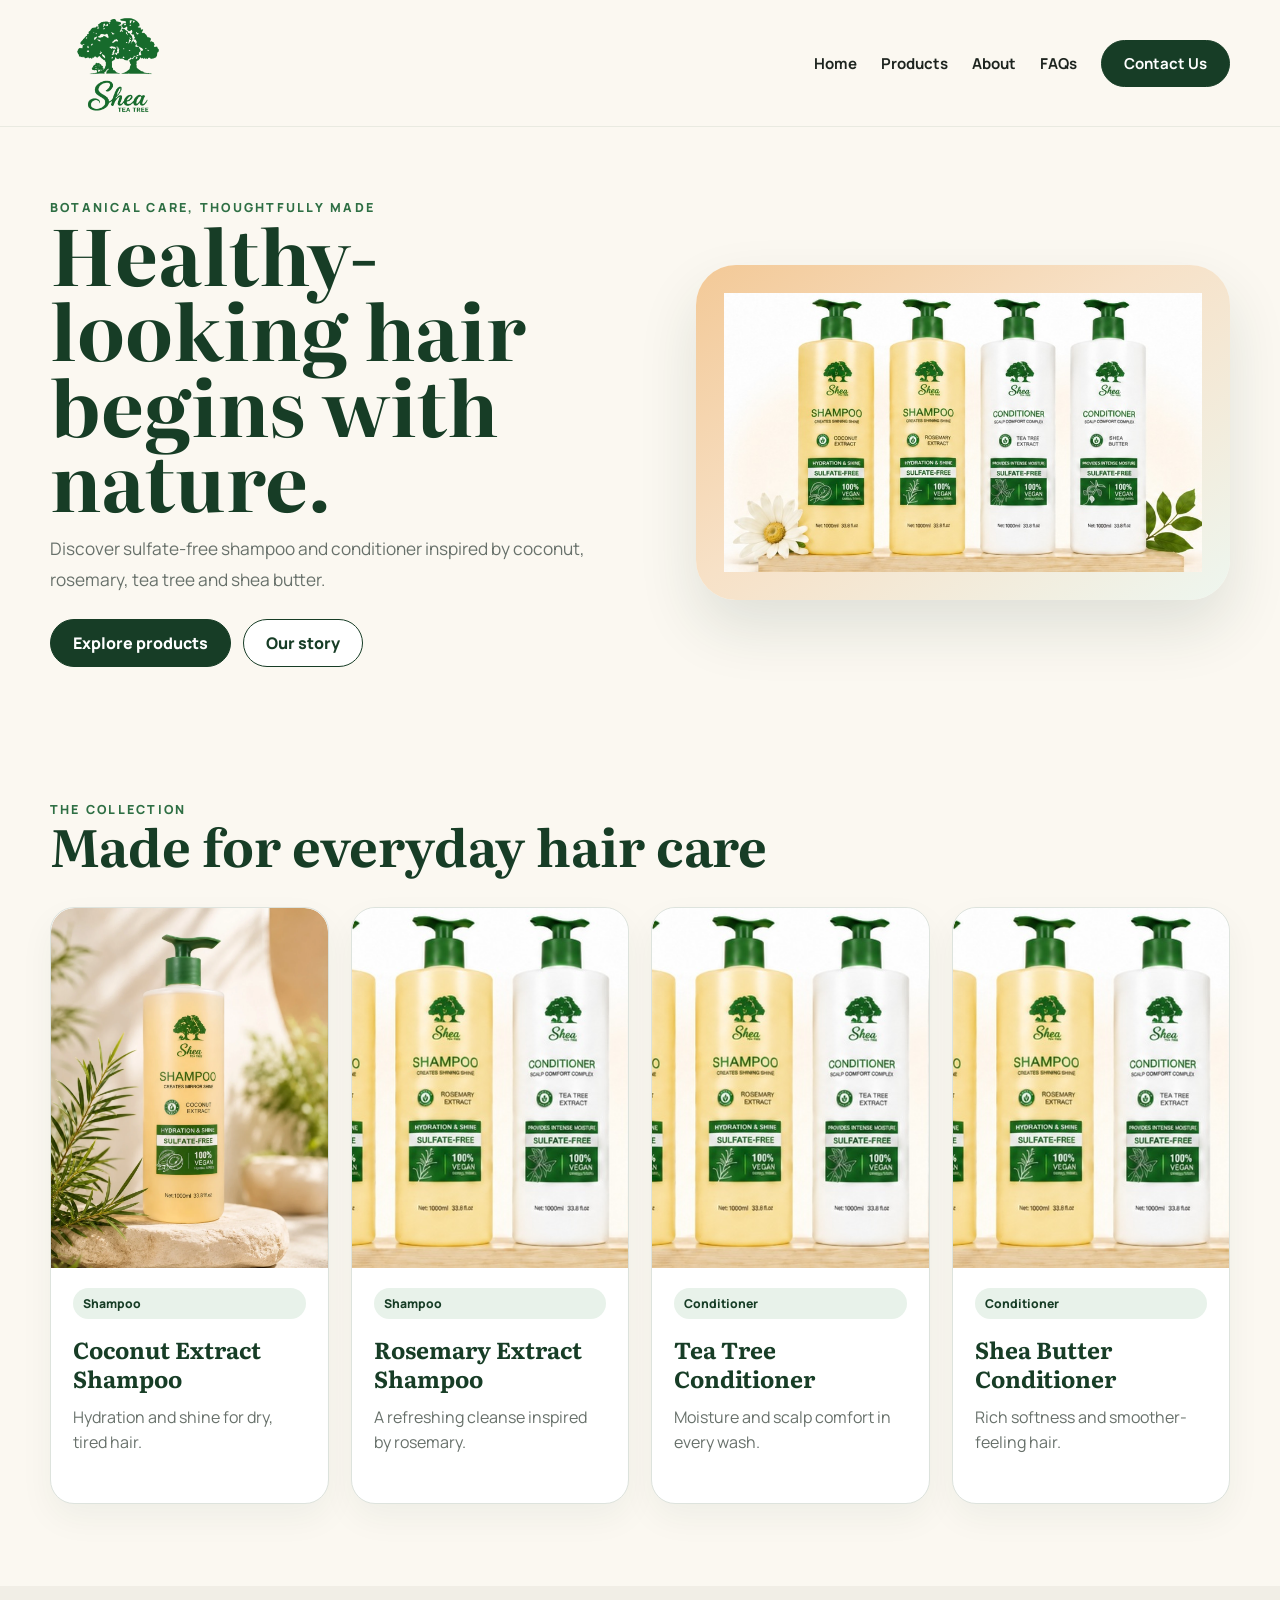
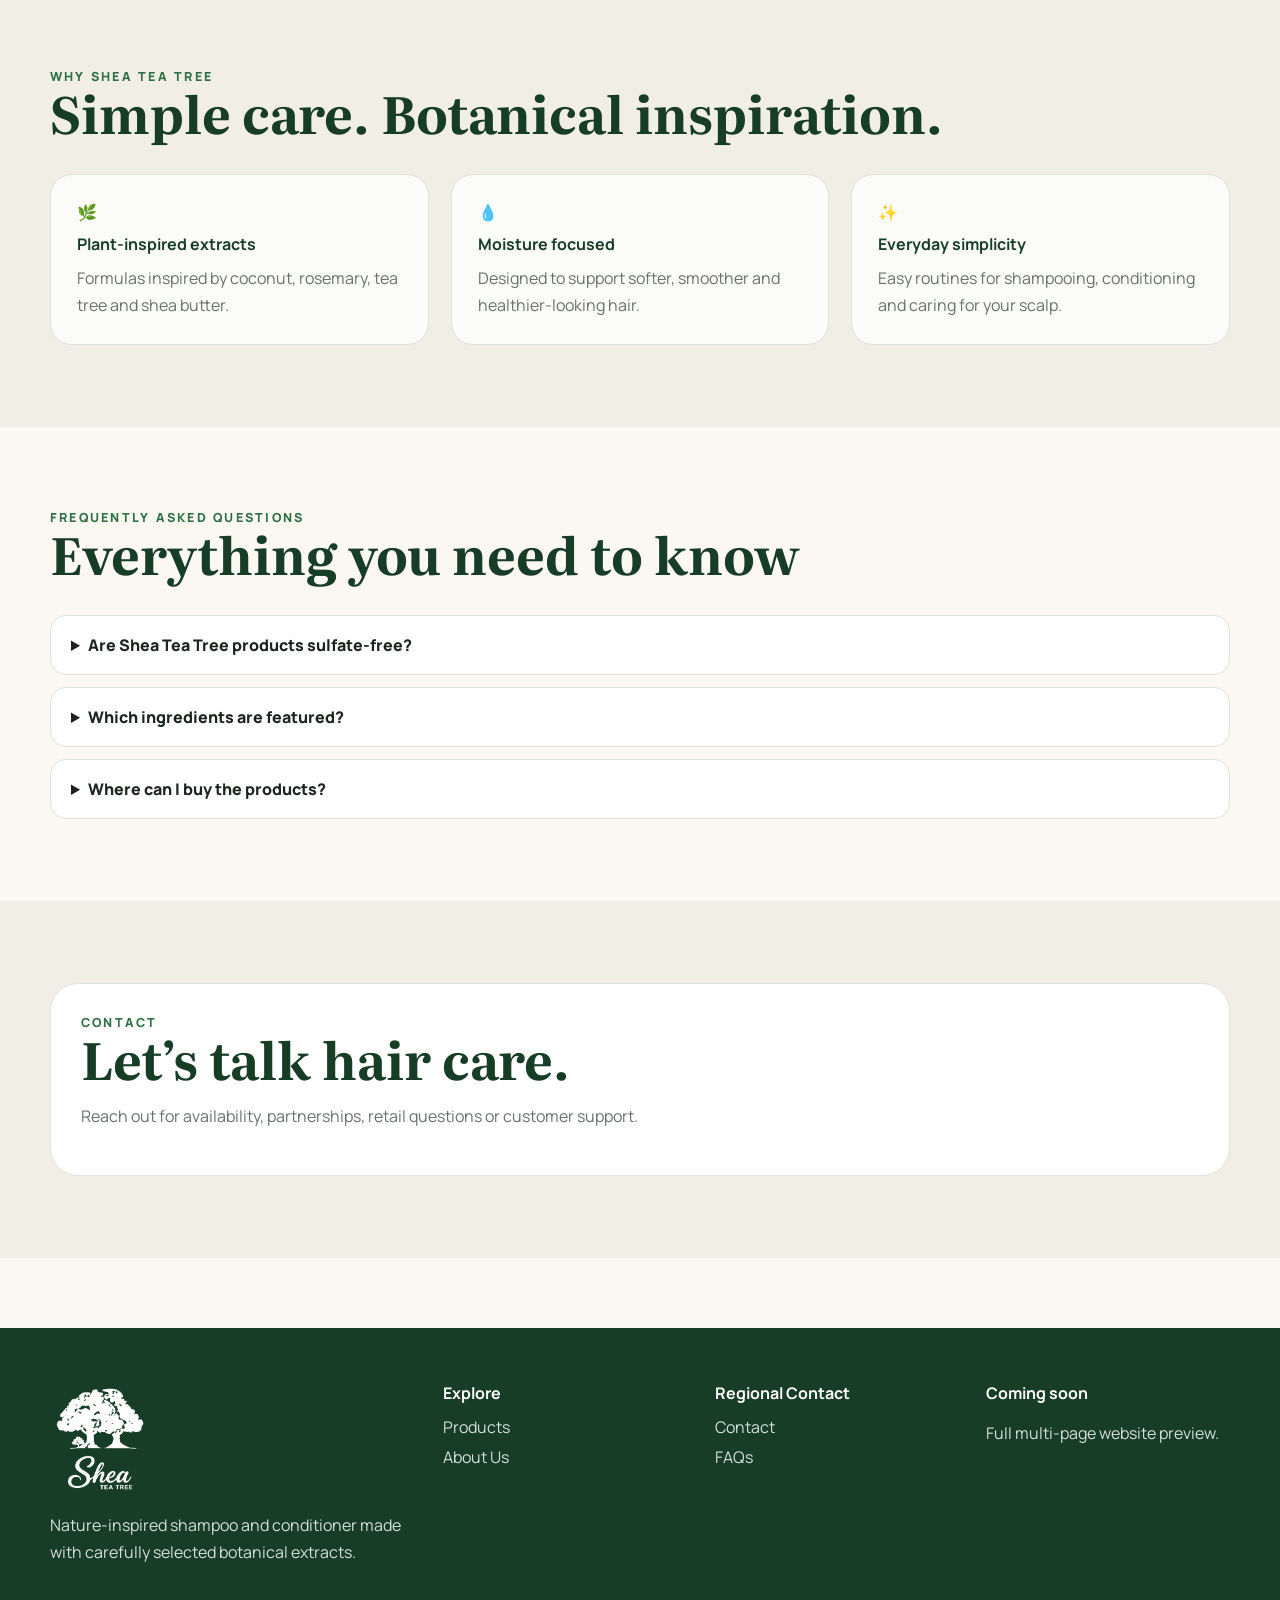
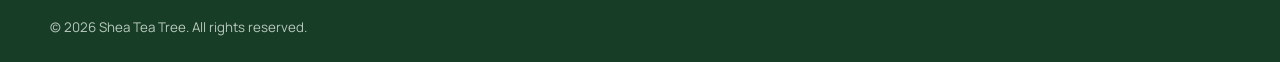
<file: preview-home.html>
<!doctype html><html lang="en"><head><!-- Google tag (gtag.js) -->
<script async src="https://www.googletagmanager.com/gtag/js?id=G-TCMGN279Z8"></script>
<script>
  window.dataLayer = window.dataLayer || [];
  function gtag(){dataLayer.push(arguments);}
  gtag('js', new Date());

  gtag('config', 'G-TCMGN279Z8');
</script><meta charset="utf-8"><meta name="viewport" content="width=device-width,initial-scale=1"><title>Shea Tea Tree Full Website Preview</title><meta name="description" content="Preview of the Shea Tea Tree natural hair care website."><link rel="stylesheet" href="assets/css/site.css"><link rel="stylesheet" href="https://fonts.googleapis.com/css2?family=Literata:wght@400;600;700&family=Manrope:wght@400;600;700;800&display=swap"></head><body><header class="site-header"><div class="container nav"><a class="brand" href="preview-home.html"><img src="assets/images/shea-tea-tree-logo.png" alt="Shea Tea Tree logo"></a><button class="menu-btn" aria-label="Open menu">☰</button><nav class="nav-links"><a href="preview-home.html">Home</a><a href="#products">Products</a><a href="#about">About</a><a href="#faq">FAQs</a><a class="nav-cta" href="#contact">Contact Us</a></nav></div></header><main><section class="hero"><div class="container hero-grid"><div><div class="eyebrow">Botanical care, thoughtfully made</div><h1>Healthy-looking hair begins with nature.</h1><p>Discover sulfate-free shampoo and conditioner inspired by coconut, rosemary, tea tree and shea butter.</p><div class="hero-actions"><a class="btn primary" href="#products">Explore products</a><a class="btn secondary" href="#about">Our story</a></div></div><div class="hero-art"><img src="assets/images/shea-tea-tree-products.jpg" alt="Shea Tea Tree natural hair care collection"></div></div></section><section class="section" id="products"><div class="container"><div class="section-head"><div><div class="eyebrow">The collection</div><h2>Made for everyday hair care</h2></div></div><div class="grid-4"><article class="card product-card"><img src="assets/images/shea-tea-tree-products.jpg" alt="Coconut extract shampoo"><div class="card-body"><span class="tag">Shampoo</span><h3>Coconut Extract Shampoo</h3><p class="muted">Hydration and shine for dry, tired hair.</p></div></article><article class="card product-card"><img src="assets/images/shea-tea-tree-products.jpg" alt="Rosemary extract shampoo"><div class="card-body"><span class="tag">Shampoo</span><h3>Rosemary Extract Shampoo</h3><p class="muted">A refreshing cleanse inspired by rosemary.</p></div></article><article class="card product-card"><img src="assets/images/shea-tea-tree-products.jpg" alt="Tea tree conditioner"><div class="card-body"><span class="tag">Conditioner</span><h3>Tea Tree Conditioner</h3><p class="muted">Moisture and scalp comfort in every wash.</p></div></article><article class="card product-card"><img src="assets/images/shea-tea-tree-products.jpg" alt="Shea butter conditioner"><div class="card-body"><span class="tag">Conditioner</span><h3>Shea Butter Conditioner</h3><p class="muted">Rich softness and smoother-feeling hair.</p></div></article></div></div></section><section class="section alt" id="about"><div class="container"><div class="section-head"><div><div class="eyebrow">Why Shea Tea Tree</div><h2>Simple care. Botanical inspiration.</h2></div></div><div class="grid-3"><div class="feature">🌿<strong>Plant-inspired extracts</strong><span class="muted">Formulas inspired by coconut, rosemary, tea tree and shea butter.</span></div><div class="feature">💧<strong>Moisture focused</strong><span class="muted">Designed to support softer, smoother and healthier-looking hair.</span></div><div class="feature">✨<strong>Everyday simplicity</strong><span class="muted">Easy routines for shampooing, conditioning and caring for your scalp.</span></div></div></div></section><section class="section" id="faq"><div class="container"><div class="section-head"><div><div class="eyebrow">Frequently asked questions</div><h2>Everything you need to know</h2></div></div><div class="faq"><details><summary>Are Shea Tea Tree products sulfate-free?</summary><p>Yes. The current collection is presented as sulfate-free hair care.</p></details><details><summary>Which ingredients are featured?</summary><p>The collection highlights coconut, rosemary, tea tree and shea butter extracts.</p></details><details><summary>Where can I buy the products?</summary><p>Contact Shea Tea Tree through the contact page or social channels for availability.</p></details></div></div></section><section class="section alt" id="contact"><div class="container"><div class="soft-panel"><div class="eyebrow">Contact</div><h2>Let’s talk hair care.</h2><p class="muted">Reach out for availability, partnerships, retail questions or customer support.</p></div></div></section></main><footer class="footer"><div class="container"><div class="footer-grid"><div><img src="assets/images/shea-tea-tree-logo.png" alt="Shea Tea Tree" style="width:100px;filter:brightness(0) invert(1)"><p>Nature-inspired shampoo and conditioner made with carefully selected botanical extracts.</p></div><div><strong>Explore</strong><a href="#products">Products</a><a href="#about">About Us</a></div><div><strong>Support</strong><a href="#contact">Contact</a><a href="#faq">FAQs</a></div><div><strong>Coming soon</strong><p>Full multi-page website preview.</p></div></div><small>© 2026 Shea Tea Tree. All rights reserved.</small></div></footer><script src="assets/js/site-full.js" defer></script></body></html>
</file>
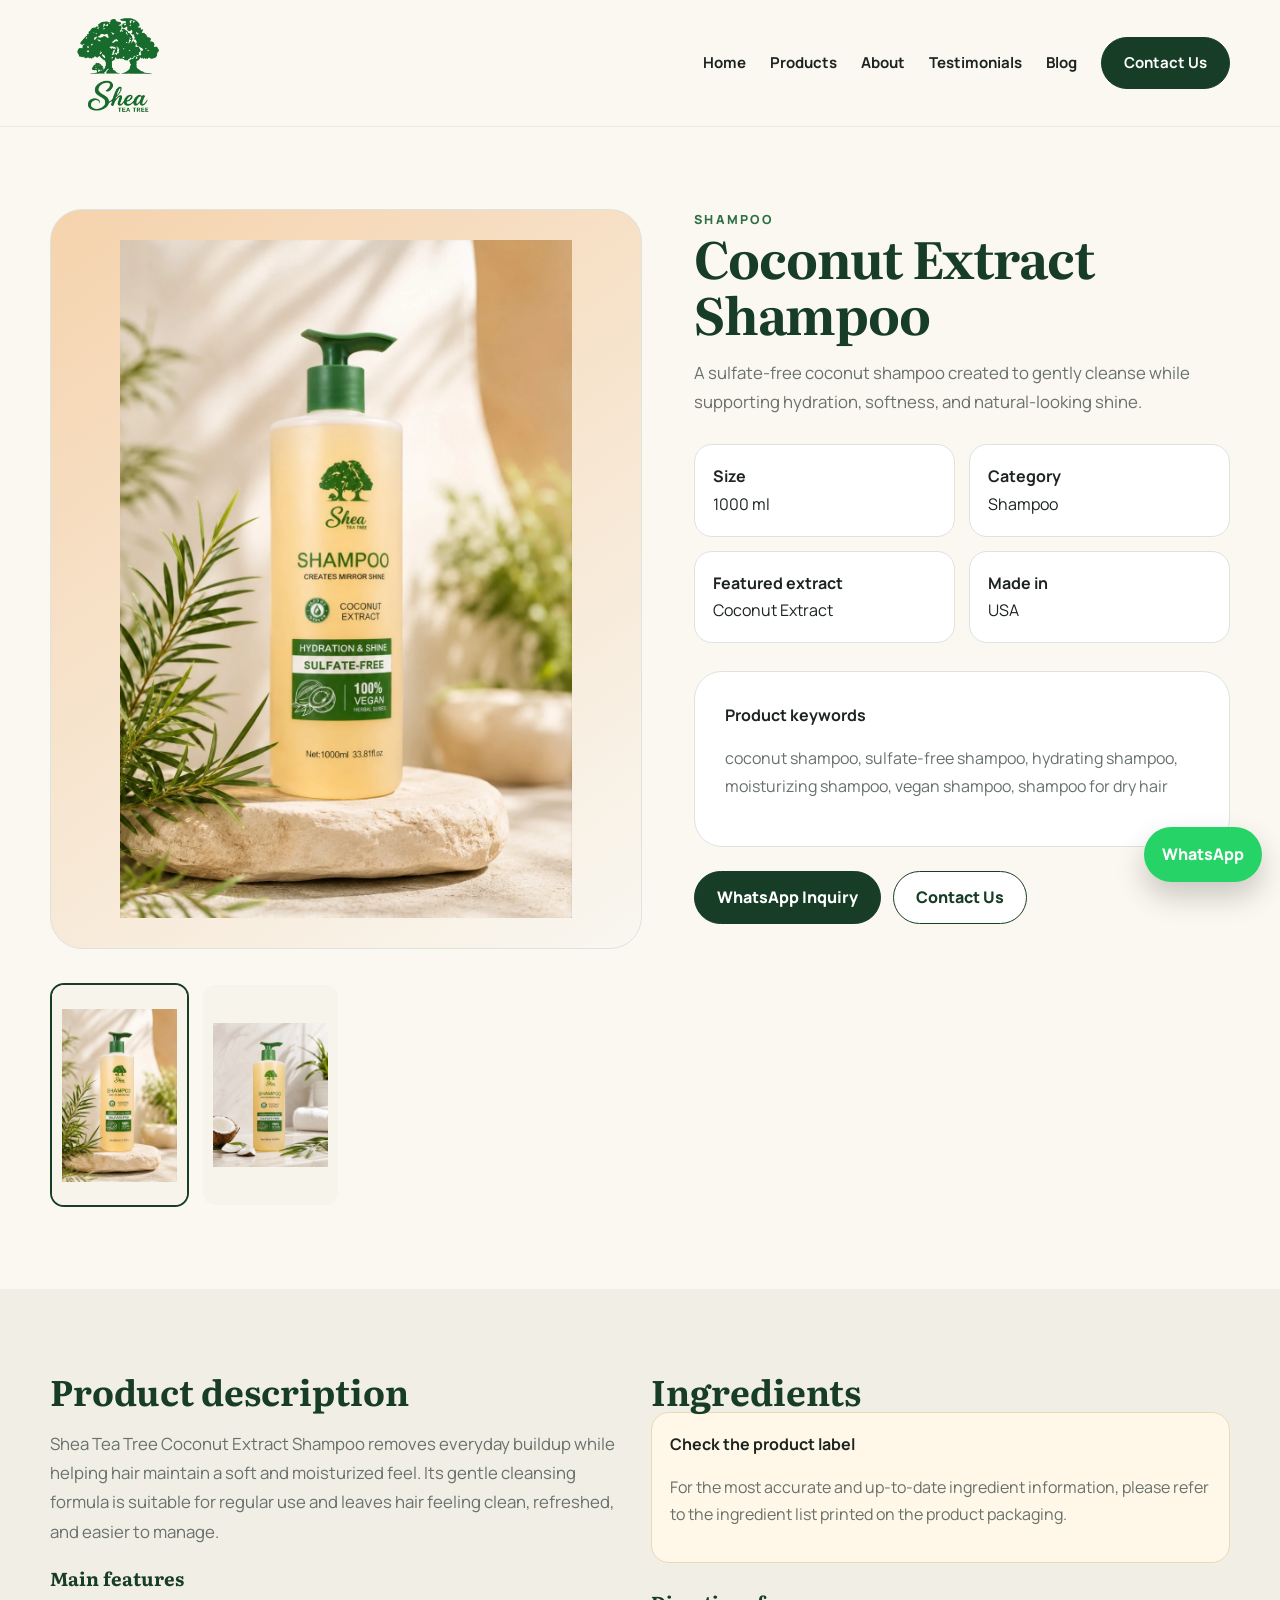
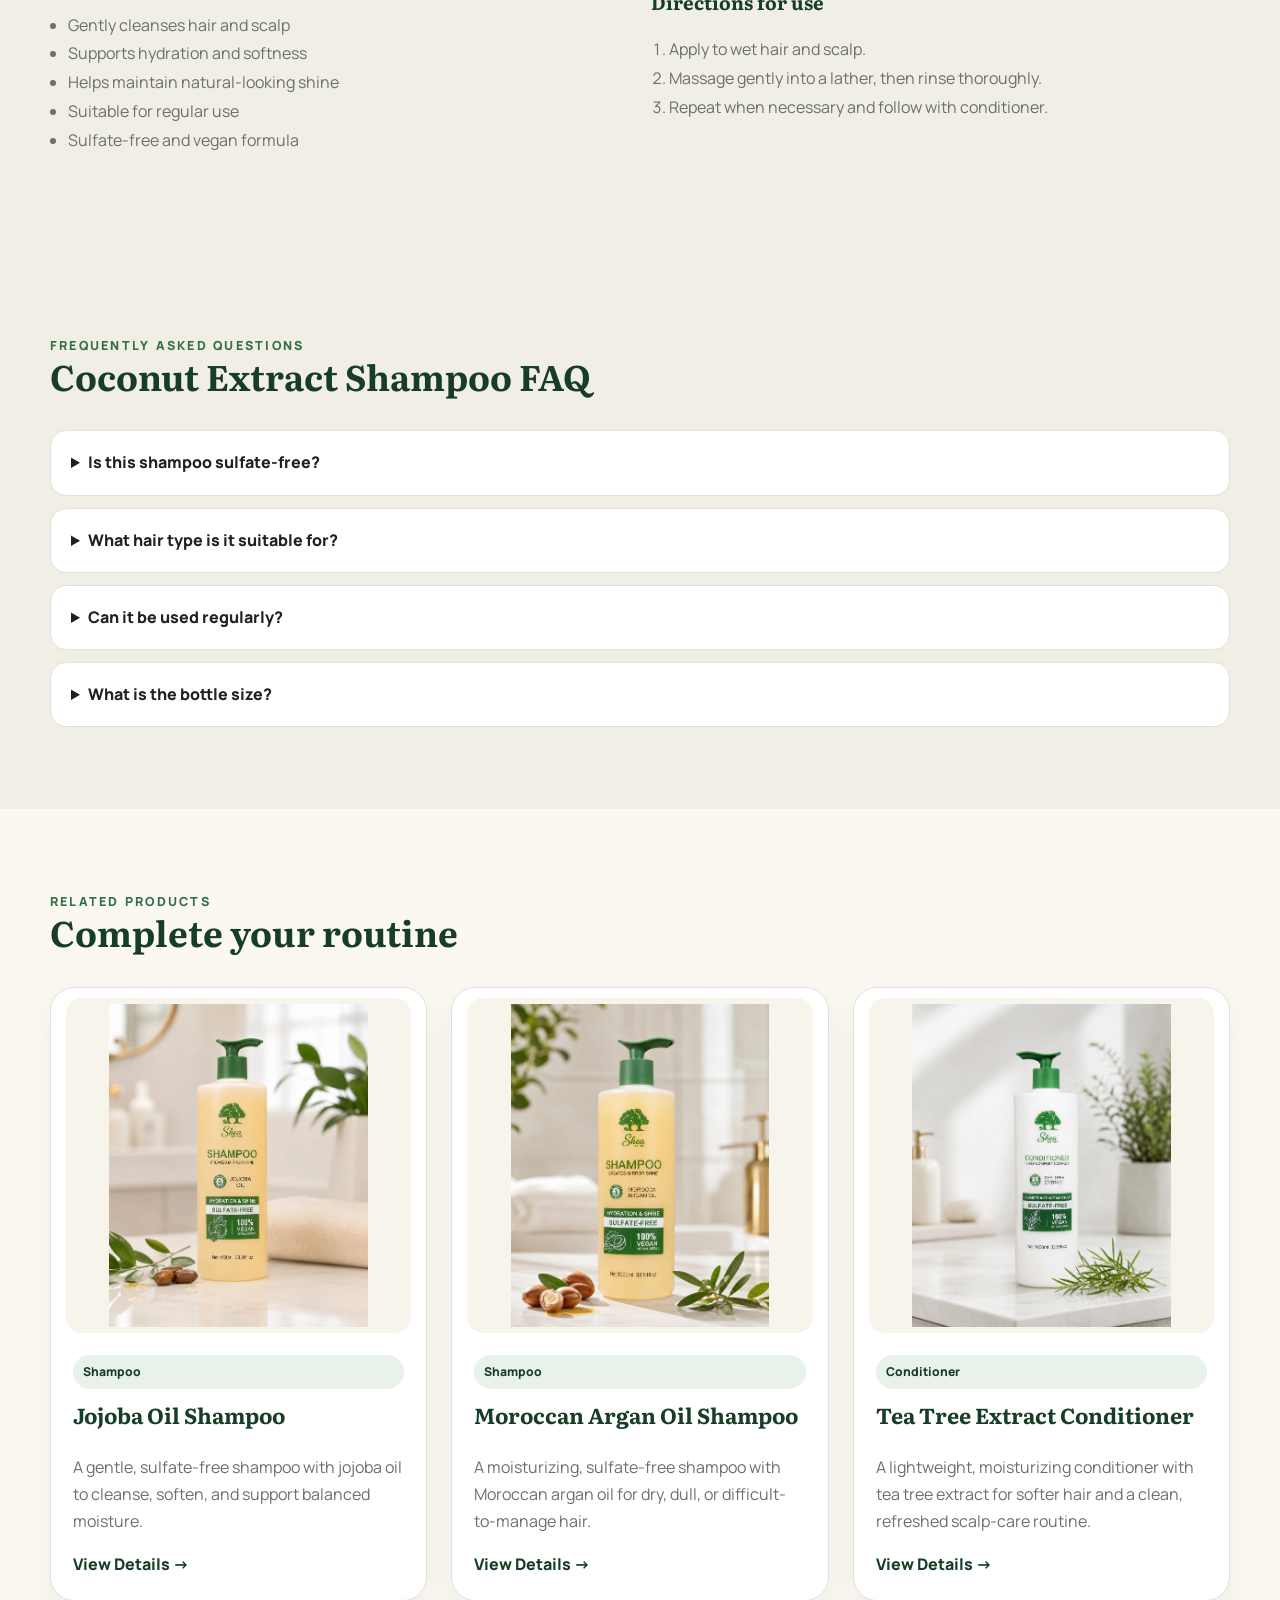
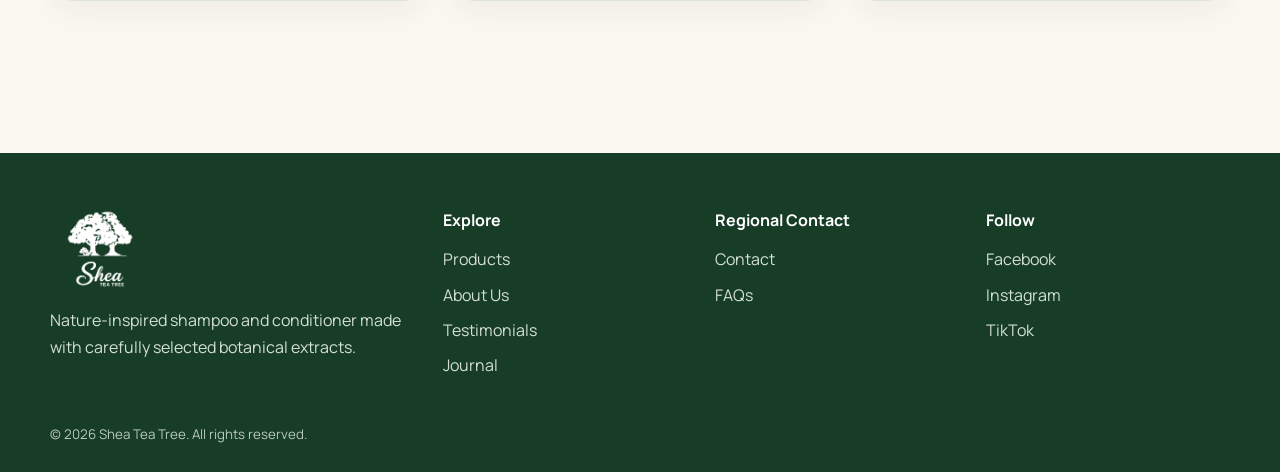
<file: product.html>
<!doctype html><html lang="en-ET"><head><!-- Google tag (gtag.js) --><script async src="https://www.googletagmanager.com/gtag/js?id=G-TCMGN279Z8"></script><script>window.dataLayer=window.dataLayer||[];function gtag(){dataLayer.push(arguments)}gtag('js',new Date());gtag('config','G-TCMGN279Z8');</script><meta charset="utf-8"><meta name="viewport" content="width=device-width,initial-scale=1"><title>Product Details | Shea Tea Tree</title><meta name="description" content="Explore Shea Tea Tree shampoo and conditioner product details, benefits, directions, FAQs and related products."><link rel="canonical" href="https://sheateatree.com/product.html"><link rel="stylesheet" href="https://fonts.googleapis.com/css2?family=Literata:wght@400;600;700&family=Manrope:wght@400;600;700;800&display=swap"><link rel="stylesheet" href="assets/css/site.css"><style>.product-media{display:grid;gap:16px}.product-main-image{width:100%;aspect-ratio:4/5;object-fit:contain;object-position:center;border-radius:24px;background:#f7f4ec;border:1px solid var(--line);padding:30px}.gallery{display:grid;grid-template-columns:repeat(4,minmax(0,1fr));gap:12px}.gallery-thumb{padding:0;border:2px solid transparent;border-radius:14px;background:none;overflow:hidden;cursor:pointer}.gallery-thumb.active{border-color:var(--green)}.gallery-thumb img{width:100%;aspect-ratio:1/1;object-fit:contain;background:#f7f4ec;padding:10px;border-radius:10px}.product-detail{display:grid;grid-template-columns:1.05fr .95fr;gap:52px;align-items:start}.product-detail h1{font-size:clamp(2.4rem,5vw,4.5rem);line-height:1.02}.specs{display:grid;grid-template-columns:repeat(2,minmax(0,1fr));gap:14px;margin:28px 0}.spec{padding:18px;border:1px solid var(--line);border-radius:18px;background:#fff}.ingredients-note{padding:18px;border-radius:18px;background:#fff7e8;border:1px solid #ead9b8}.related-grid{display:grid;grid-template-columns:repeat(3,minmax(0,1fr));gap:24px}.related-grid .product-card img{width:92%;height:335px;margin:10px auto 0;object-fit:contain;object-position:center;background:#f7f4ec;display:block;padding:6px;border-radius:16px}.related-grid .product-card .card-body{display:flex;flex-direction:column;min-height:220px}.related-grid .product-card a{margin-top:auto;font-weight:800;color:var(--green)}@media(max-width:900px){.product-detail{grid-template-columns:1fr}.related-grid{grid-template-columns:1fr 1fr}}@media(max-width:620px){.gallery{grid-template-columns:repeat(3,minmax(0,1fr))}.related-grid{grid-template-columns:1fr}.specs{grid-template-columns:1fr 1fr}.product-main-image{padding:20px}.related-grid .product-card img{width:90%;height:280px}}</style></head><body><header class="site-header"><div class="container nav"><a class="brand" href="index.html"><img src="assets/images/shea-tea-tree-logo.png" alt="Shea Tea Tree logo"></a><button class="menu-btn" aria-label="Open menu">☰</button><nav class="nav-links"><a href="index.html">Home</a><a href="products.html">Products</a><a href="about.html">About</a><a href="testimonials.html">Testimonials</a><a href="blog.html">Blog</a><a class="nav-cta" href="contact.html">Contact Us</a></nav></div></header><main><section class="section"><div class="container product-detail"><div class="product-media"><img id="productMainImage" class="product-main-image" src="assets/images/products/coconut-shampoo-1.webp" alt="Shea Tea Tree product"><div id="productGallery" class="gallery" aria-label="Product image gallery"></div></div><div><div id="productCategory" class="eyebrow">Shampoo</div><h1 id="productName">Coconut Extract Shampoo</h1><p id="productShort" class="section-intro">A sulfate-free shampoo created to support hydration, softness and natural-looking shine.</p><div class="specs"><div class="spec"><strong>Size</strong><br><span id="productSize">1000 ml</span></div><div class="spec"><strong>Category</strong><br><span id="productCategorySpec">Shampoo</span></div><div class="spec"><strong>Featured extract</strong><br><span id="productFeatured">Coconut Extract</span></div><div class="spec"><strong>Made in</strong><br><span id="productMadeIn">USA</span></div></div><div class="soft-panel"><strong>Product keywords</strong><p id="productKeywords" class="muted"></p></div><div class="hero-actions"><a id="whatsappInquiry" class="btn primary" href="https://wa.me/251907707002" target="_blank" rel="noopener">WhatsApp Inquiry</a><a class="btn secondary" href="contact.html">Contact Us</a></div></div></div></section><section class="section alt"><div class="container"><div class="grid-2"><div><h2>Product description</h2><p id="productDescription" class="section-intro"></p><h3>Main features</h3><ul id="productFeatures" class="list-clean"></ul></div><div><h2>Ingredients</h2><div class="ingredients-note"><strong>Check the product label</strong><p class="muted">For the most accurate and up-to-date ingredient information, please refer to the ingredient list printed on the product packaging.</p></div><h3 style="margin-top:24px">Directions for use</h3><ol id="productDirections" class="list-clean"></ol></div></div></div></section><section class="section alt"><div class="container"><div class="section-head"><div><div class="eyebrow">Frequently asked questions</div><h2><span data-product-name>Product</span> FAQ</h2></div></div><div id="productFaq" class="faq"></div></div></section><section class="section"><div class="container"><div class="section-head"><div><div class="eyebrow">Related products</div><h2>Complete your routine</h2></div></div><div id="relatedProducts" class="related-grid"></div></div></section></main><footer class="footer"><div class="container"><div class="footer-grid"><div><img src="assets/images/shea-tea-tree-logo.png" alt="Shea Tea Tree" class="footer-logo"><p>Nature-inspired shampoo and conditioner made with carefully selected botanical extracts.</p></div><div><strong>Explore</strong><a href="products.html">Products</a><a href="about.html">About Us</a><a href="testimonials.html">Testimonials</a><a href="blog.html">Journal</a></div><div><strong>Support</strong><a href="contact.html">Contact</a><a href="index.html#faq">FAQs</a></div><div><strong>Follow</strong><a href="https://www.facebook.com/share/1CHfZVzDWf/?mibextid=wwXIfr" target="_blank" rel="noopener">Facebook</a><a href="https://www.instagram.com/sheateatree_usa?stkn=MTF3Z2I0bWhsaTlpYQ%3D%3D&amp;utm_source=qr" target="_blank" rel="noopener">Instagram</a><a href="https://www.tiktok.com/@shea.teatree?_r=1&_t=ZS-97tgioTv1cK" target="_blank" rel="noopener">TikTok</a></div></div><small>© 2026 Shea Tea Tree. All rights reserved.</small></div></footer><a class="whatsapp" href="https://wa.me/251907707002" target="_blank" rel="noopener">WhatsApp</a><script src="assets/js/site-full.js?v=20260708-4" defer></script><script src="assets/js/product-image-loader.js?v=20260708-4" defer></script><script src="assets/js/product-detail.js?v=20260708-1" defer></script></body></html>
</file>
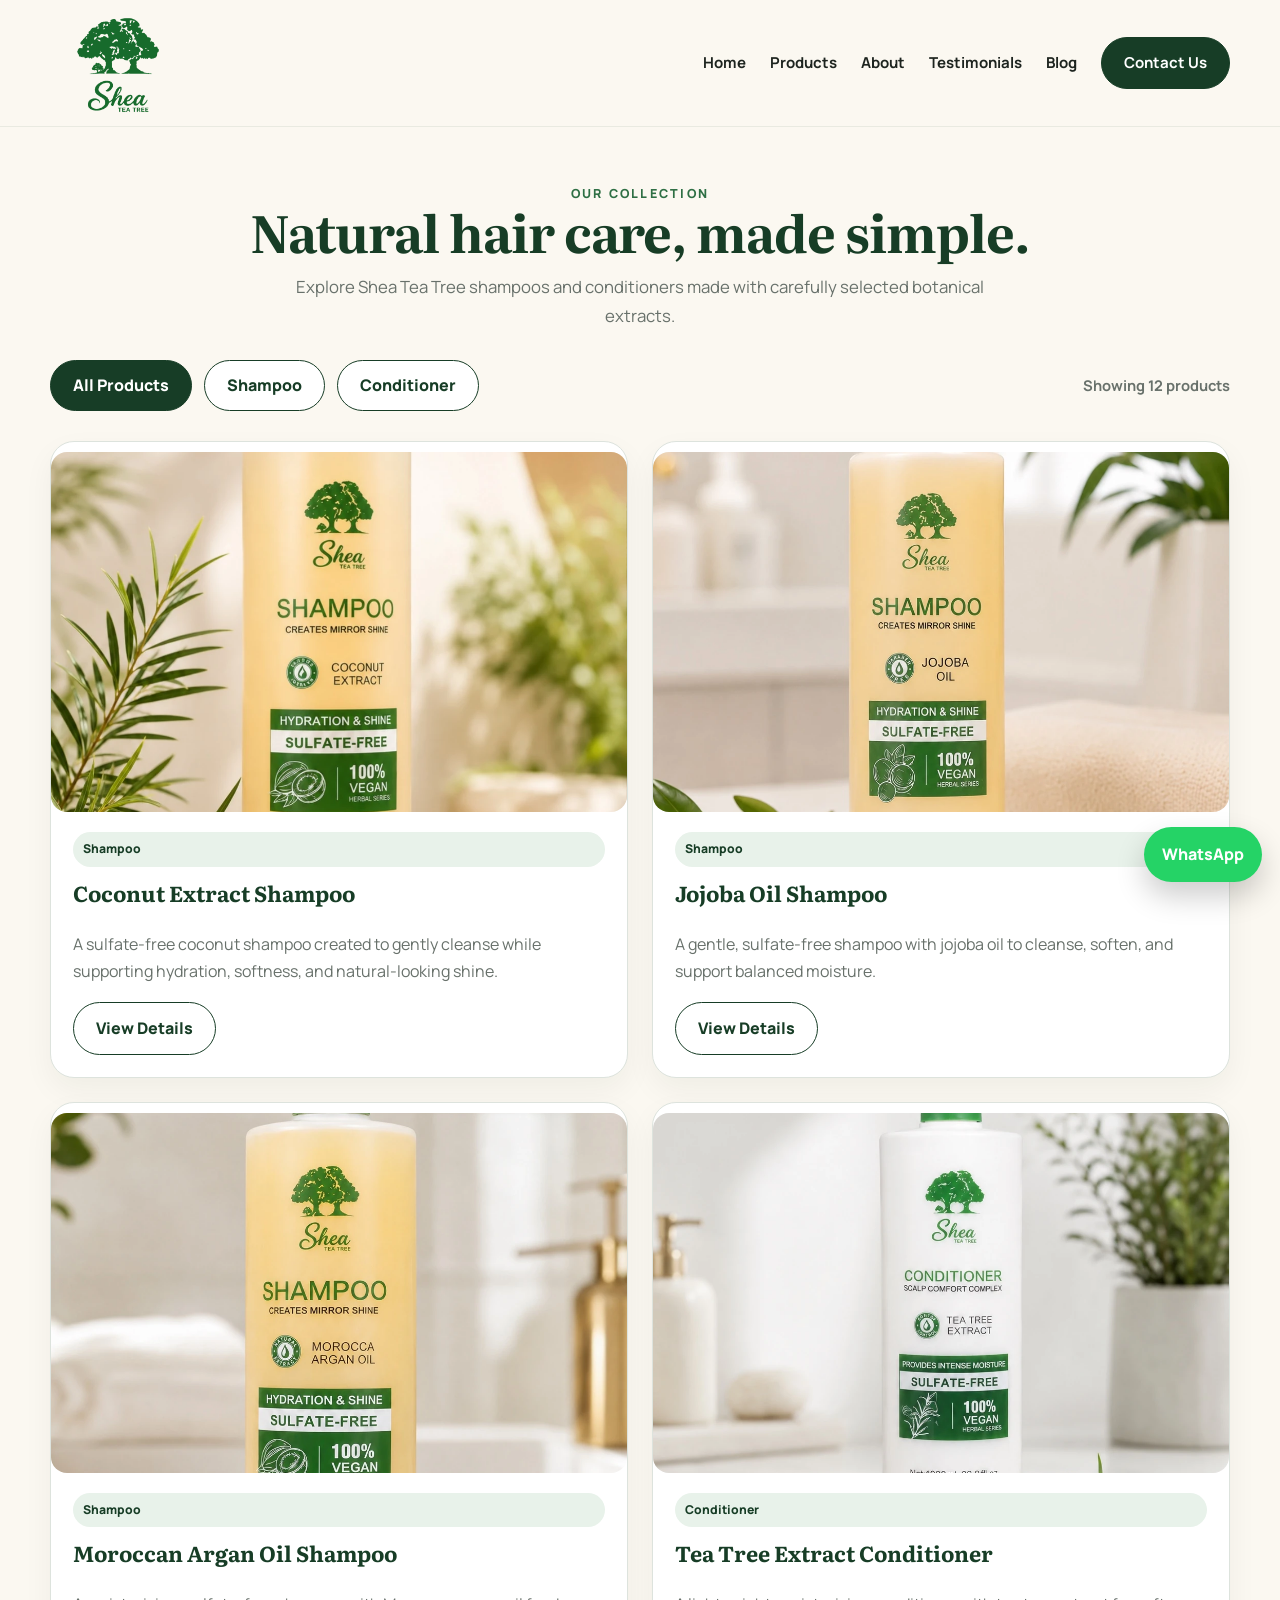
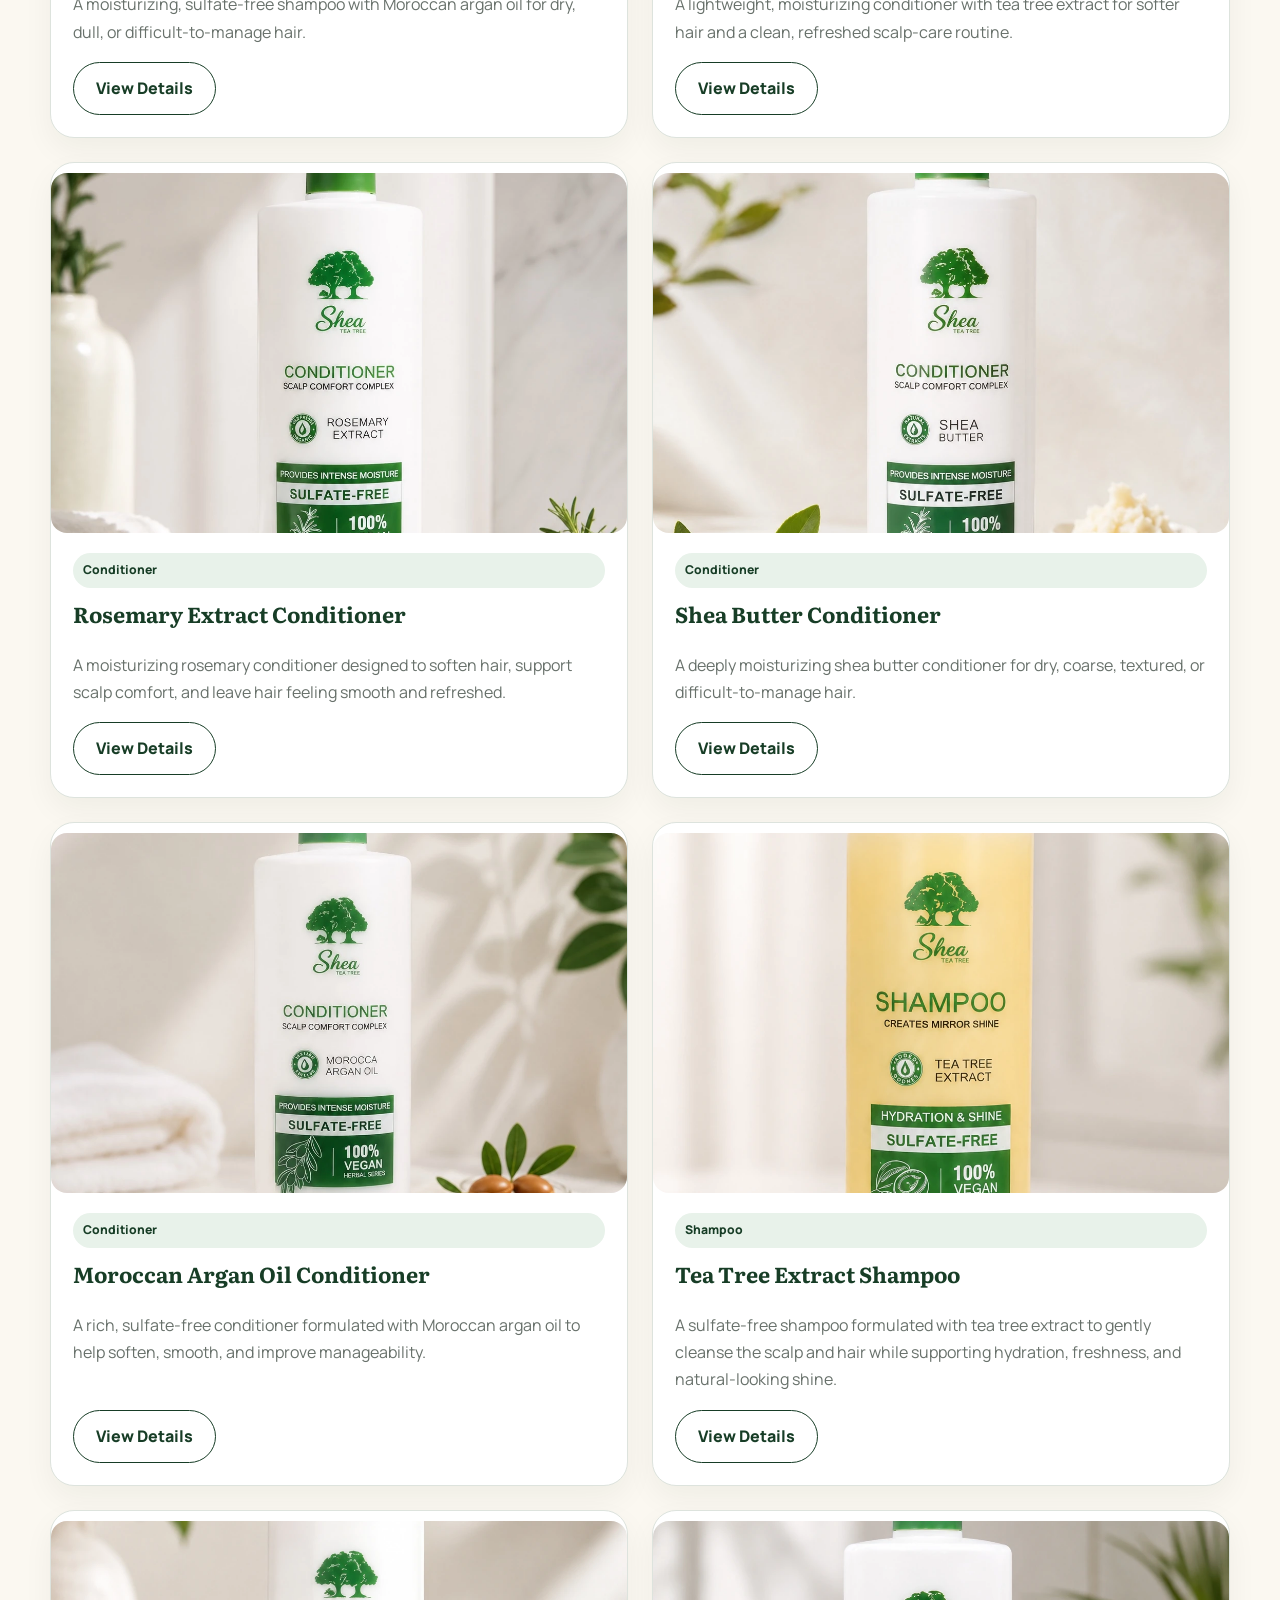
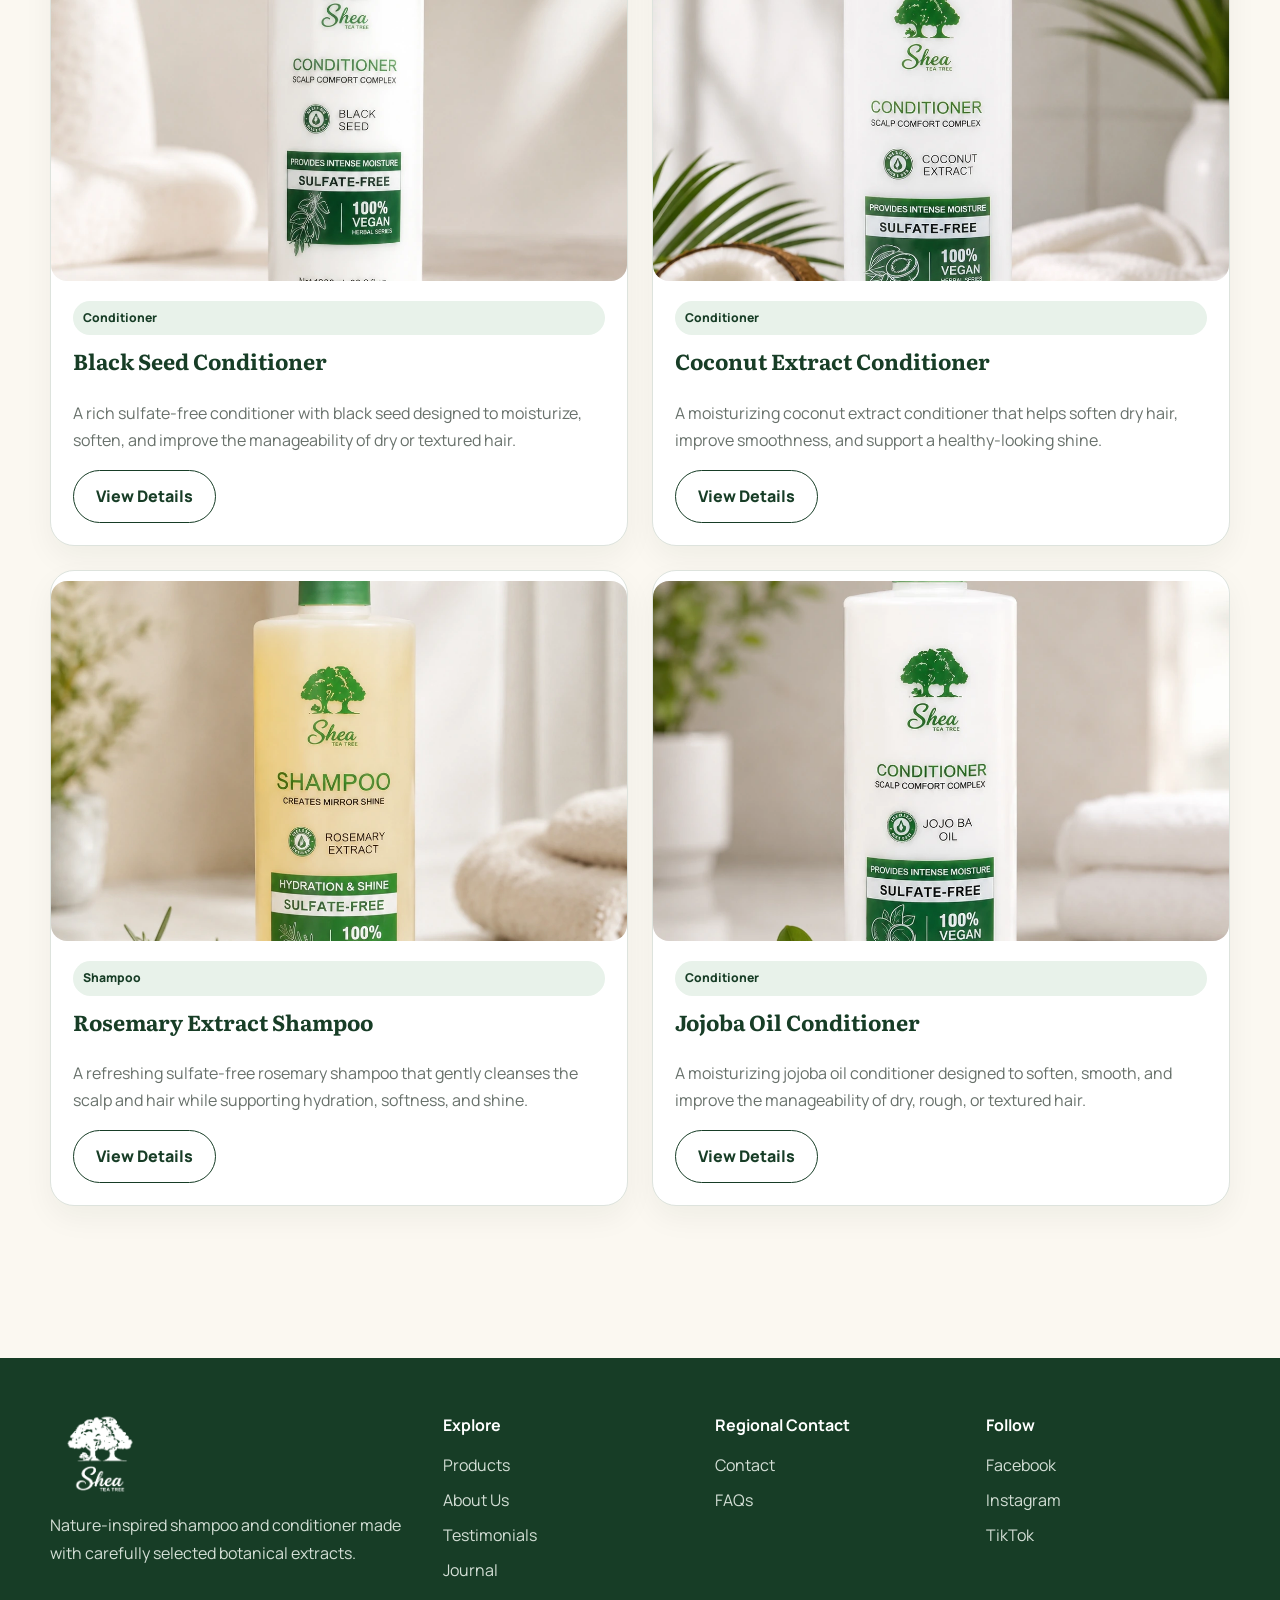
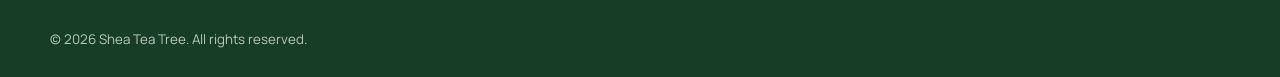
<file: products.html>
<!doctype html>
<html lang="en-ET">
<head>
  <!-- Google tag (gtag.js) -->
  <script async src="https://www.googletagmanager.com/gtag/js?id=G-TCMGN279Z8"></script>
  <script>
    window.dataLayer = window.dataLayer || [];
    function gtag(){dataLayer.push(arguments);}
    gtag('js', new Date());
    gtag('config', 'G-TCMGN279Z8');
  </script>
  <meta charset="utf-8">
  <meta name="viewport" content="width=device-width,initial-scale=1">
  <title>Natural Shampoo and Conditioner | Shea Tea Tree</title>
  <meta name="description" content="Browse seven Shea Tea Tree shampoos and conditioners with coconut, jojoba, Moroccan argan oil, tea tree, rosemary and shea butter.">
  <link rel="canonical" href="https://sheateatree.com/products.html">
  <link rel="stylesheet" href="https://fonts.googleapis.com/css2?family=Literata:wght@400;600;700&family=Manrope:wght@400;600;700;800&display=swap">
  <link rel="stylesheet" href="assets/css/site.css">
  <link rel="stylesheet" href="assets/css/products.css?v=20260708-1">
  <style>
    .page-hero h1{font-size:3rem!important;line-height:1.08!important}
    .product-card img{width:92%;height:390px;margin:10px auto 0;object-fit:contain;object-position:center;background:#f7f4ec;display:block;padding:6px;border-radius:16px}
    .product-card .card-body{display:flex;flex-direction:column;min-height:235px}
    .product-card .btn{margin-top:auto;align-self:flex-start}
    .product-grid{align-items:stretch}
    @media(max-width:700px){
      .page-hero h1{font-size:2rem!important}
      .product-card img{width:90%;height:305px}
    }
  </style>
</head>
<body>
  <header class="site-header">
    <div class="container nav">
      <a class="brand" href="index.html"><img src="assets/images/shea-tea-tree-logo.png" alt="Shea Tea Tree logo"></a>
      <button class="menu-btn" aria-label="Open menu">☰</button>
      <nav class="nav-links">
        <a href="index.html">Home</a>
        <a href="products.html">Products</a>
        <a href="about.html">About</a>
        <a href="testimonials.html">Testimonials</a>
        <a href="blog.html">Blog</a>
        <a class="nav-cta" href="contact.html">Contact Us</a>
      </nav>
    </div>
  </header>

  <main>
    <section class="page-hero">
      <div class="container">
        <div class="eyebrow">Our collection</div>
        <h1>Natural hair care, made simple.</h1>
        <p>Explore Shea Tea Tree shampoos and conditioners made with carefully selected botanical extracts.</p>
      </div>
    </section>

    <section class="section">
      <div class="container">
        <div class="category-tabs" role="tablist" aria-label="Product categories">
          <button class="category-tab active" type="button" data-filter="all" role="tab" aria-selected="true">All Products</button>
          <button class="category-tab" type="button" data-filter="shampoo" role="tab" aria-selected="false">Shampoo</button>
          <button class="category-tab" type="button" data-filter="conditioner" role="tab" aria-selected="false">Conditioner</button>
        </div>

        <div class="product-grid" id="productGrid">
          <article class="card product-card" data-category="shampoo">
            <img src="assets/images/products/coconut-shampoo-1.webp?v=20260708-6" alt="Shea Tea Tree Coconut Extract Shampoo 1000 ml" loading="lazy">
            <div class="card-body">
              <span class="tag">Shampoo</span>
              <h3>Coconut Extract Shampoo</h3>
              <p class="muted">A sulfate-free coconut shampoo created to gently cleanse while supporting hydration, softness, and natural-looking shine.</p>
              <a class="btn secondary" href="product.html?product=coconut-extract-shampoo">View Details</a>
            </div>
          </article>

          <article class="card product-card" data-category="shampoo">
            <img src="assets/images/products/jojoba-oil-shampoo.webp?v=20260708-6" alt="Shea Tea Tree Jojoba Oil Shampoo 1000 ml" loading="lazy">
            <div class="card-body">
              <span class="tag">Shampoo</span>
              <h3>Jojoba Oil Shampoo</h3>
              <p class="muted">A gentle, sulfate-free shampoo with jojoba oil to cleanse, soften, and support balanced moisture.</p>
              <a class="btn secondary" href="product.html?product=jojoba-oil-shampoo">View Details</a>
            </div>
          </article>

          <article class="card product-card" data-category="shampoo">
            <img src="assets/images/products/moroccan-argan-oil-shampoo.webp?v=20260708-6" alt="Shea Tea Tree Moroccan Argan Oil Shampoo 1000 ml" loading="lazy">
            <div class="card-body">
              <span class="tag">Shampoo</span>
              <h3>Moroccan Argan Oil Shampoo</h3>
              <p class="muted">A moisturizing, sulfate-free shampoo with Moroccan argan oil for dry, dull, or difficult-to-manage hair.</p>
              <a class="btn secondary" href="product.html?product=moroccan-argan-oil-shampoo">View Details</a>
            </div>
          </article>

          <article class="card product-card" data-category="conditioner">
            <img src="assets/images/products/tea-tree-extract-conditioner.webp?v=20260708-6" alt="Shea Tea Tree Tea Tree Extract Conditioner 1000 ml" loading="lazy">
            <div class="card-body">
              <span class="tag">Conditioner</span>
              <h3>Tea Tree Extract Conditioner</h3>
              <p class="muted">A lightweight, moisturizing conditioner with tea tree extract for softer hair and a clean, refreshed scalp-care routine.</p>
              <a class="btn secondary" href="product.html?product=tea-tree-extract-conditioner">View Details</a>
            </div>
          </article>

          <article class="card product-card" data-category="conditioner">
            <img src="assets/images/products/rosemary-extract-conditioner.webp?v=20260708-6" alt="Shea Tea Tree Rosemary Extract Conditioner 1000 ml" loading="lazy">
            <div class="card-body">
              <span class="tag">Conditioner</span>
              <h3>Rosemary Extract Conditioner</h3>
              <p class="muted">A moisturizing rosemary conditioner designed to soften hair, support scalp comfort, and leave hair feeling smooth and refreshed.</p>
              <a class="btn secondary" href="product.html?product=rosemary-extract-conditioner">View Details</a>
            </div>
          </article>

          <article class="card product-card" data-category="conditioner">
            <img src="assets/images/products/shea-butter-conditioner.webp?v=20260708-6" alt="Shea Tea Tree Shea Butter Conditioner 1000 ml" loading="lazy">
            <div class="card-body">
              <span class="tag">Conditioner</span>
              <h3>Shea Butter Conditioner</h3>
              <p class="muted">A deeply moisturizing shea butter conditioner for dry, coarse, textured, or difficult-to-manage hair.</p>
              <a class="btn secondary" href="product.html?product=shea-butter-conditioner">View Details</a>
            </div>
          </article>

          <article class="card product-card" data-category="conditioner">
            <img src="assets/images/products/moroccan-argan-oil-conditioner.webp?v=20260708-6" alt="Shea Tea Tree Moroccan Argan Oil Conditioner 1000 ml" loading="lazy">
            <div class="card-body">
              <span class="tag">Conditioner</span>
              <h3>Moroccan Argan Oil Conditioner</h3>
              <p class="muted">A rich, sulfate-free conditioner formulated with Moroccan argan oil to help soften, smooth, and improve manageability.</p>
              <a class="btn secondary" href="product.html?product=moroccan-argan-oil-conditioner">View Details</a>
            </div>
          </article>
        </div>
      </div>
    </section>
  </main>

  <footer class="footer">
    <div class="container">
      <div class="footer-grid">
        <div>
          <img src="assets/images/shea-tea-tree-logo.png" alt="Shea Tea Tree" class="footer-logo">
          <p>Nature-inspired shampoo and conditioner made with carefully selected botanical extracts.</p>
        </div>
        <div>
          <strong>Explore</strong>
          <a href="products.html">Products</a>
          <a href="about.html">About Us</a>
          <a href="testimonials.html">Testimonials</a>
          <a href="blog.html">Journal</a>
        </div>
        <div>
          <strong>Support</strong>
          <a href="contact.html">Contact</a>
          <a href="index.html#faq">FAQs</a>
        </div>
        <div>
          <strong>Follow</strong>
          <a href="https://www.facebook.com/share/1CHfZVzDWf/?mibextid=wwXIfr" target="_blank" rel="noopener">Facebook</a>
          <a href="https://www.instagram.com/sheateatree_usa?stkn=MTF3Z2I0bWhsaTlpYQ%3D%3D&amp;utm_source=qr" target="_blank" rel="noopener">Instagram</a>
          <a href="https://www.tiktok.com/@shea.teatree?_r=1&_t=ZS-97tgioTv1cK" target="_blank" rel="noopener">TikTok</a>
        </div>
      </div>
      <small>© 2026 Shea Tea Tree. All rights reserved.</small>
    </div>
  </footer>

  <a class="whatsapp" href="https://wa.me/251907707002" target="_blank" rel="noopener">WhatsApp</a>
  <script src="assets/js/site-full.js?v=20260708-6" defer></script>
  <script src="assets/js/products-filter.js?v=20260706-1" defer></script>
</body>
</html>
</file>
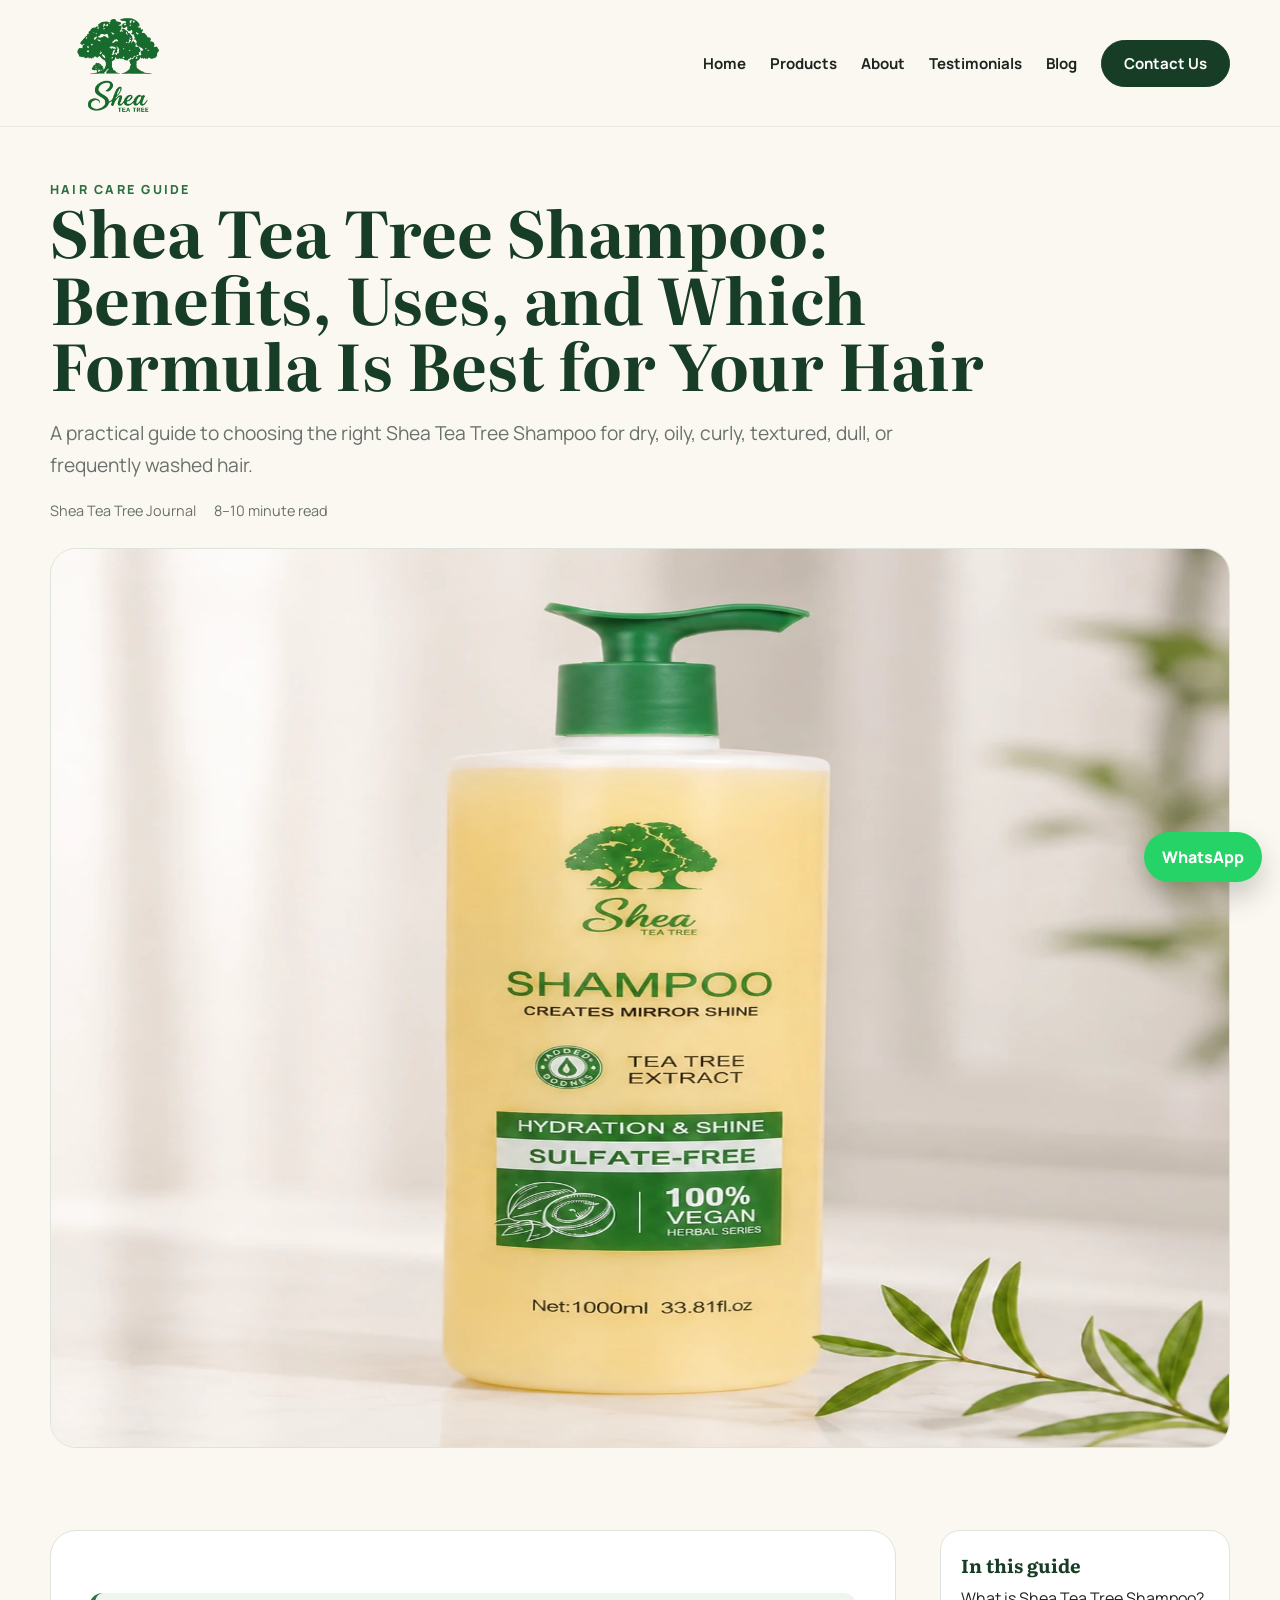
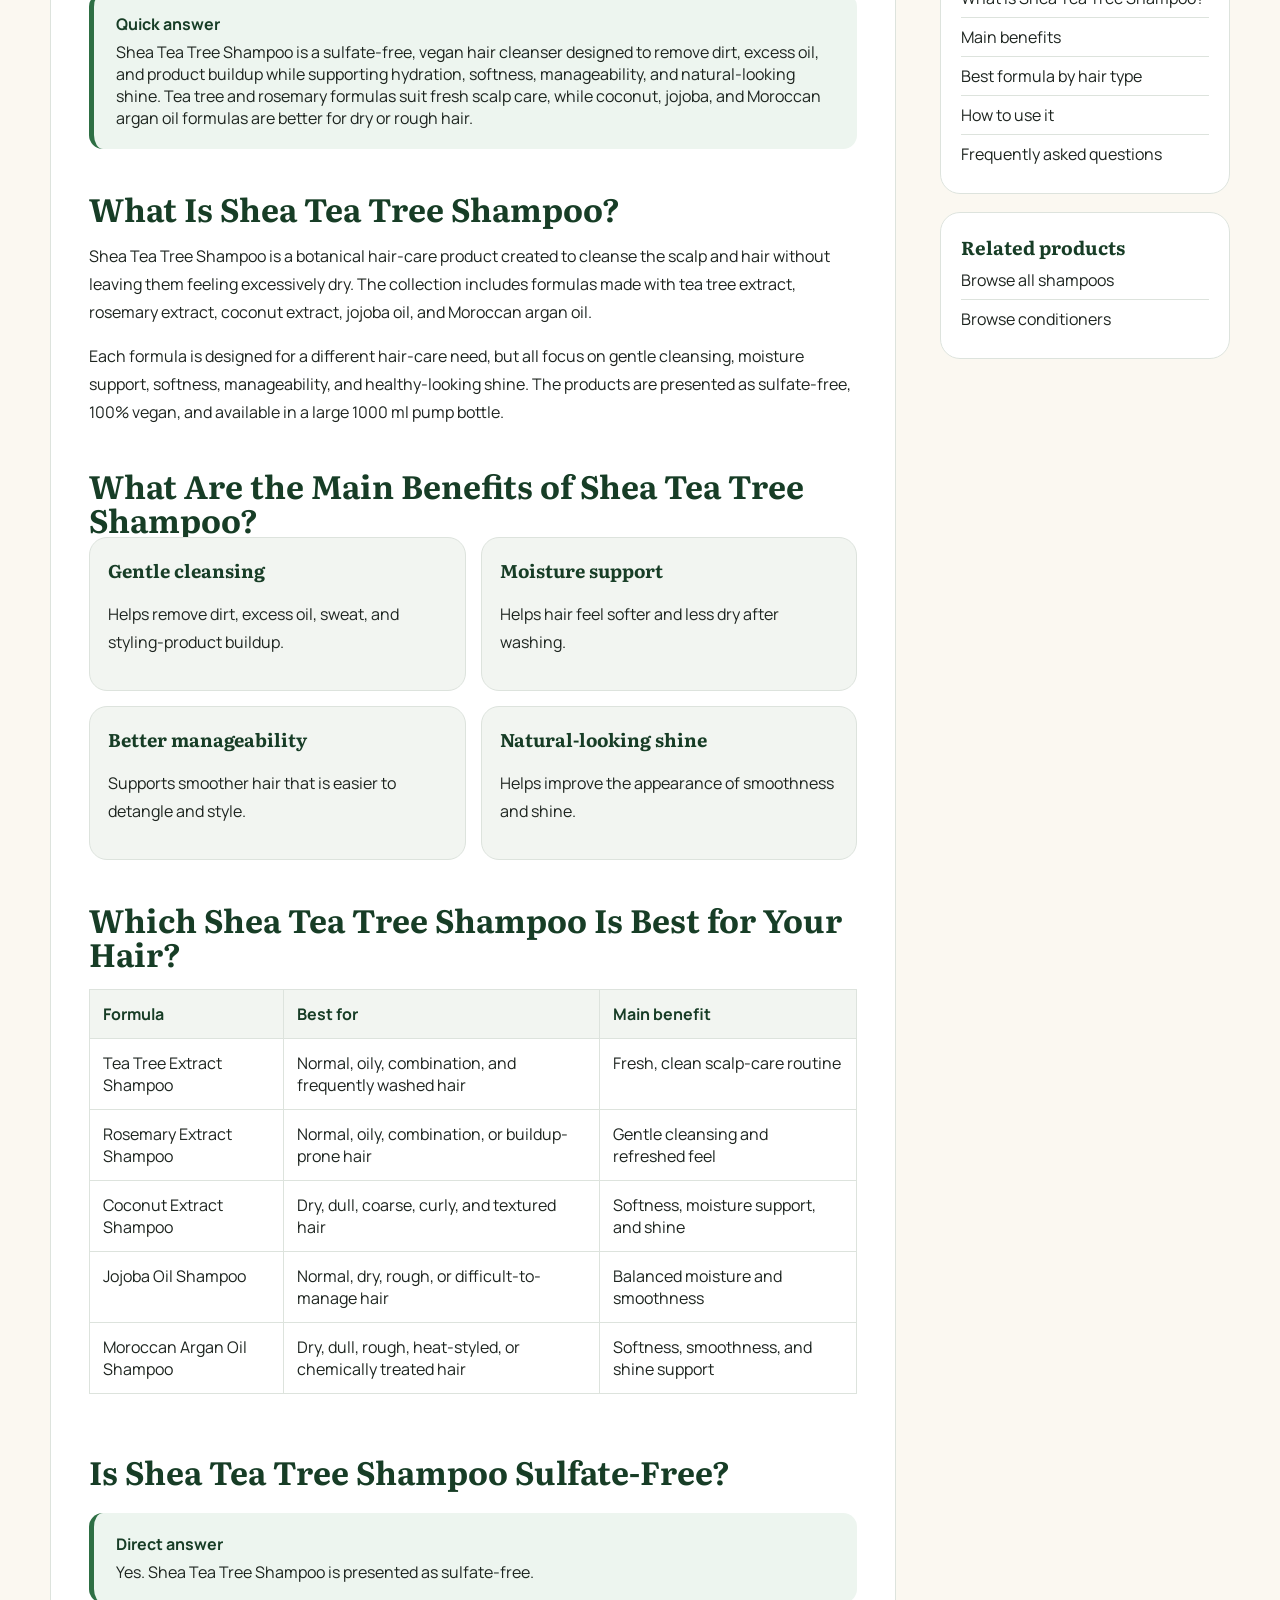
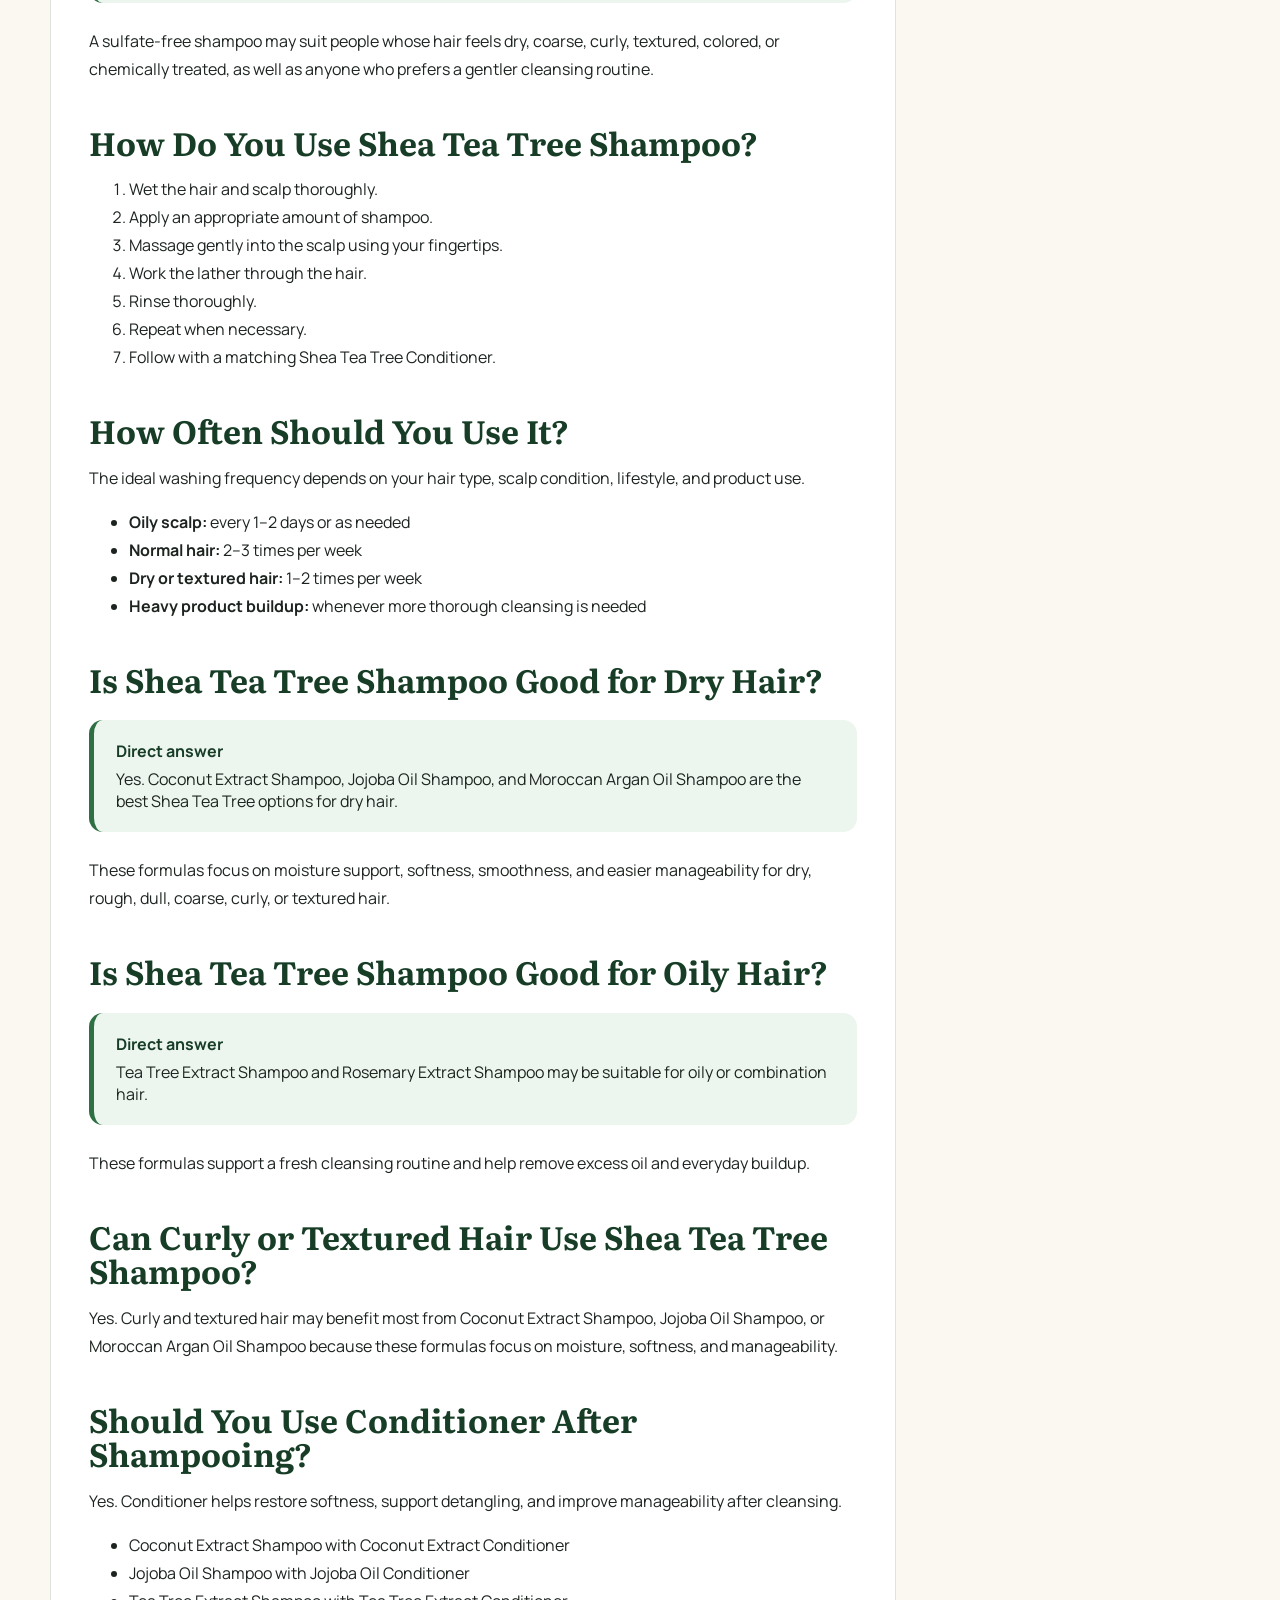
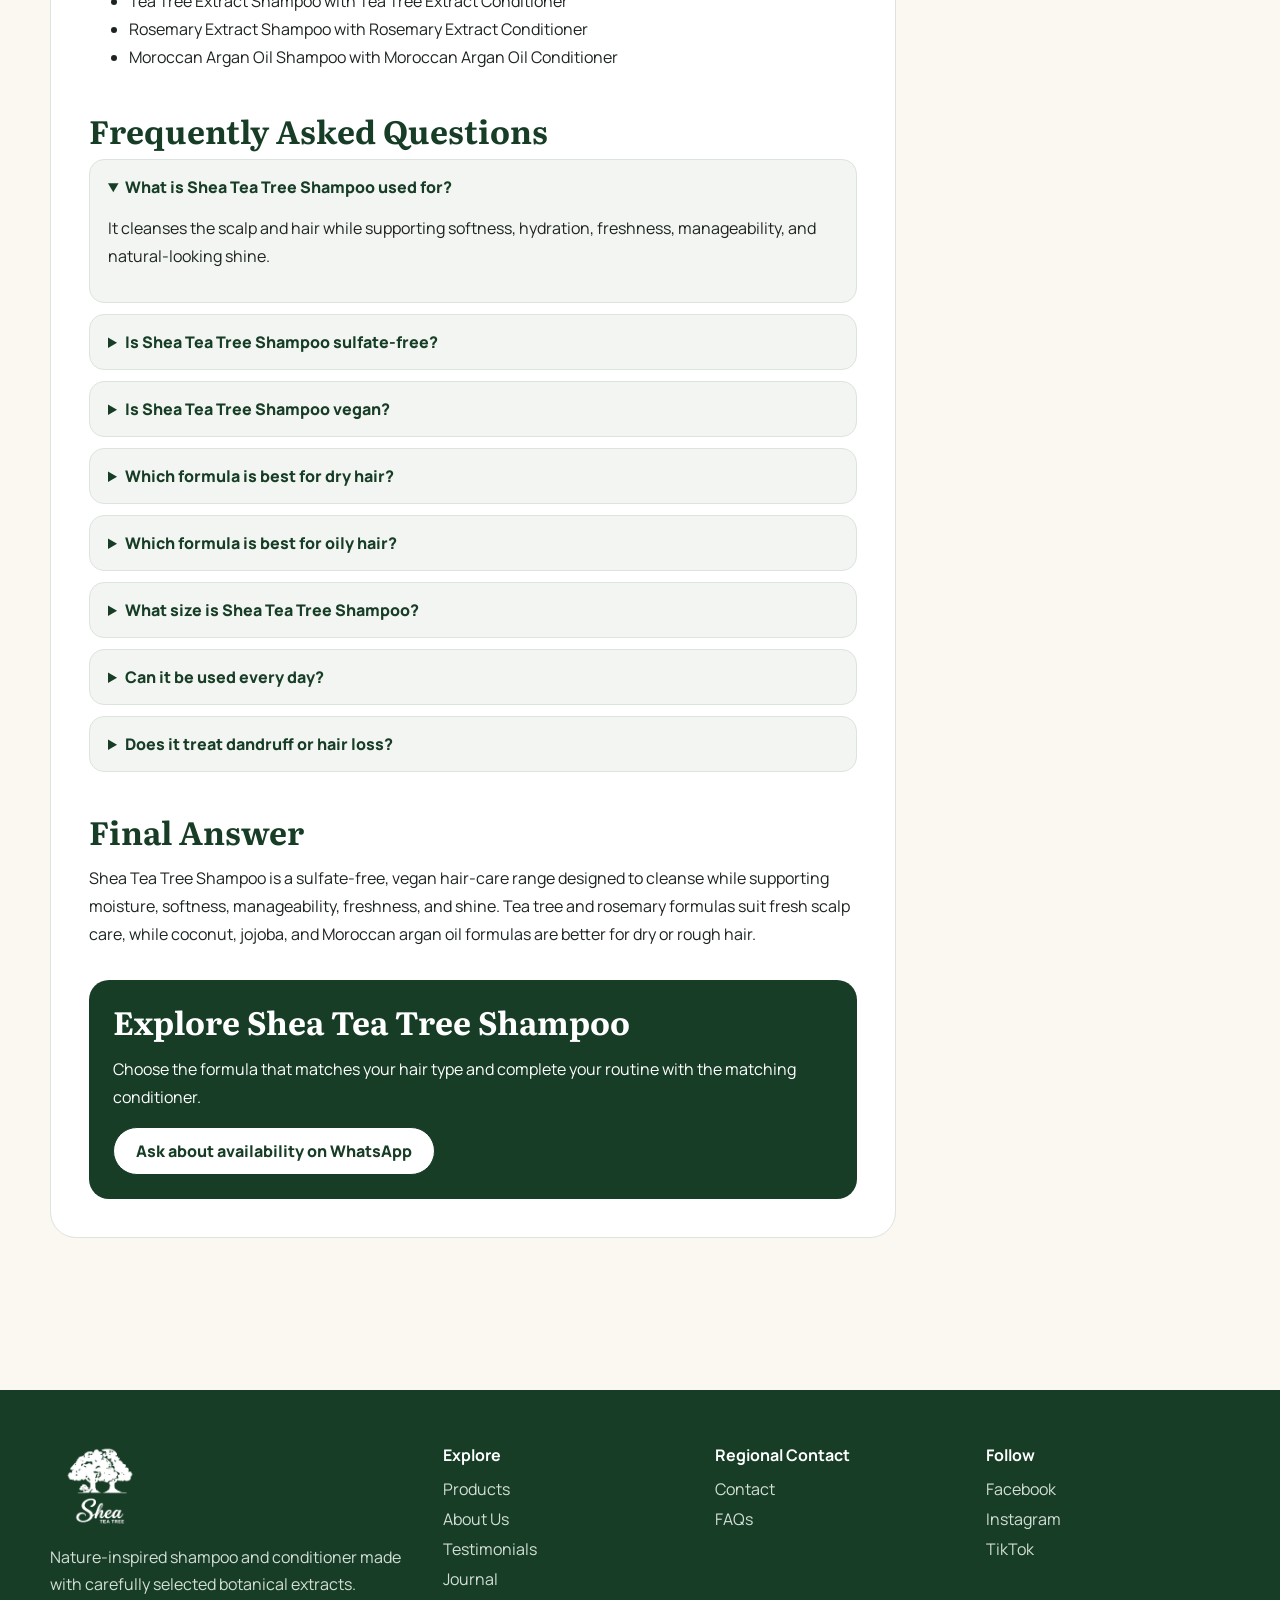
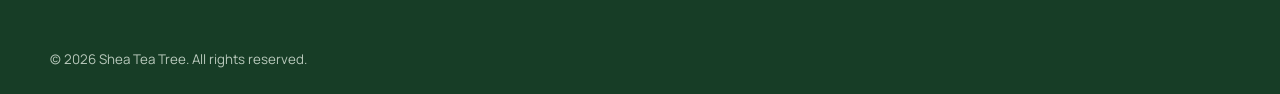
<file: shea-tea-tree-shampoo.html>
<!doctype html>
<html lang="en-ET">
<head>
  <meta charset="utf-8">
  <meta name="viewport" content="width=device-width,initial-scale=1">
  <title>Shea Tea Tree Shampoo: Benefits, Uses and Best Formula for Your Hair</title>
  <meta name="description" content="Learn what Shea Tea Tree Shampoo is, its benefits, how to use it, and which formula is best for dry, oily, curly, textured, or frequently washed hair.">
  <link rel="canonical" href="https://sheateatree.com/shea-tea-tree-shampoo.html">
  <link rel="stylesheet" href="https://fonts.googleapis.com/css2?family=Literata:wght@400;600;700&family=Manrope:wght@400;600;700;800&display=swap">
  <link rel="stylesheet" href="assets/css/site.css">
  <style>
    .article-hero{padding:54px 0 28px}.article-hero h1{max-width:980px;font-size:clamp(2.5rem,5vw,4.6rem);line-height:1.04}.article-lead{max-width:900px;font-size:1.2rem;color:var(--muted);line-height:1.7}.article-meta{display:flex;gap:18px;flex-wrap:wrap;color:var(--muted);font-size:.9rem}.article-cover{width:100%;border-radius:26px;border:1px solid var(--line);display:block}.article-layout{display:grid;grid-template-columns:minmax(0,1fr) 290px;gap:44px;align-items:start}.article-body{background:#fff;border:1px solid var(--line);border-radius:26px;padding:38px}.article-body h2{margin-top:42px;font-size:2rem}.article-body h3{margin-top:26px}.article-body p,.article-body li{line-height:1.75}.answer-box{background:#edf5ef;border-left:5px solid var(--green-2);padding:20px 22px;border-radius:14px;margin:24px 0}.answer-box strong{display:block;margin-bottom:6px;color:var(--green)}.benefit-grid{display:grid;grid-template-columns:repeat(2,minmax(0,1fr));gap:15px}.benefit-card{background:#f2f5f1;border:1px solid var(--line);border-radius:18px;padding:18px}.benefit-card h3{margin:0 0 6px;font-size:1.15rem}.table-wrap{overflow-x:auto}table{width:100%;border-collapse:collapse;margin:18px 0}th,td{border:1px solid var(--line);padding:13px;text-align:left;vertical-align:top}th{background:#f2f5f1;color:var(--green)}.article-sidebar{position:sticky;top:24px}.side-card{background:#fff;border:1px solid var(--line);border-radius:20px;padding:20px;margin-bottom:18px}.side-card a{display:block;padding:8px 0;border-bottom:1px solid var(--line);text-decoration:none}.side-card a:last-child{border-bottom:0}.article-faq details{background:#f2f5f1;border:1px solid var(--line);border-radius:15px;padding:16px 18px;margin:11px 0}.article-faq summary{font-weight:800;cursor:pointer;color:var(--green)}.article-cta{background:var(--green);color:#fff;border-radius:20px;padding:24px;margin-top:32px}.article-cta h2{color:#fff;margin-top:0}.article-cta p{color:#fff}.article-cta .btn{background:#fff;color:var(--green)}@media(max-width:900px){.article-layout{grid-template-columns:1fr}.article-sidebar{position:static}}@media(max-width:620px){.article-body{padding:24px}.benefit-grid{grid-template-columns:1fr}}
  </style>
  <script type="application/ld+json">
  {
    "@context":"https://schema.org",
    "@type":"Article",
    "headline":"Shea Tea Tree Shampoo: Benefits, Uses and Best Formula for Your Hair",
    "description":"A practical guide to Shea Tea Tree Shampoo benefits, use and formulas for different hair types.",
    "image":"https://sheateatree.com/assets/images/products/tea-tree-extract-shampoo.webp",
    "author":{"@type":"Organization","name":"Shea Tea Tree"},
    "publisher":{"@type":"Organization","name":"Shea Tea Tree","logo":{"@type":"ImageObject","url":"https://sheateatree.com/assets/images/shea-tea-tree-logo.png"}},
    "mainEntityOfPage":"https://sheateatree.com/shea-tea-tree-shampoo.html"
  }
  </script>
  <script type="application/ld+json">
  {
    "@context":"https://schema.org",
    "@type":"FAQPage",
    "mainEntity":[
      {"@type":"Question","name":"What is Shea Tea Tree Shampoo used for?","acceptedAnswer":{"@type":"Answer","text":"Shea Tea Tree Shampoo cleanses the scalp and hair while supporting softness, hydration, freshness, manageability and natural-looking shine."}},
      {"@type":"Question","name":"Is Shea Tea Tree Shampoo sulfate-free?","acceptedAnswer":{"@type":"Answer","text":"Yes. Shea Tea Tree Shampoo is presented as sulfate-free."}},
      {"@type":"Question","name":"Is Shea Tea Tree Shampoo vegan?","acceptedAnswer":{"@type":"Answer","text":"Yes. Shea Tea Tree Shampoo is presented as 100% vegan."}},
      {"@type":"Question","name":"Which Shea Tea Tree Shampoo is best for dry hair?","acceptedAnswer":{"@type":"Answer","text":"Coconut Extract Shampoo, Jojoba Oil Shampoo and Moroccan Argan Oil Shampoo are suitable options for dry hair."}},
      {"@type":"Question","name":"Which Shea Tea Tree Shampoo is best for oily hair?","acceptedAnswer":{"@type":"Answer","text":"Tea Tree Extract Shampoo and Rosemary Extract Shampoo may be suitable for oily or combination hair."}},
      {"@type":"Question","name":"What size is Shea Tea Tree Shampoo?","acceptedAnswer":{"@type":"Answer","text":"Shea Tea Tree Shampoo is available in a 1000 ml pump bottle."}}
    ]
  }
  </script>
</head>
<body>
<header class="site-header"><div class="container nav"><a class="brand" href="index.html"><img src="assets/images/shea-tea-tree-logo.png" alt="Shea Tea Tree logo"></a><button class="menu-btn" aria-label="Open menu">☰</button><nav class="nav-links"><a href="index.html">Home</a><a href="products.html">Products</a><a href="about.html">About</a><a href="testimonials.html">Testimonials</a><a href="blog.html">Blog</a><a class="nav-cta" href="contact.html">Contact Us</a></nav></div></header>
<main>
  <section class="article-hero"><div class="container"><div class="eyebrow">Hair care guide</div><h1>Shea Tea Tree Shampoo: Benefits, Uses, and Which Formula Is Best for Your Hair</h1><p class="article-lead">A practical guide to choosing the right Shea Tea Tree Shampoo for dry, oily, curly, textured, dull, or frequently washed hair.</p><div class="article-meta"><span>Shea Tea Tree Journal</span><span>8–10 minute read</span></div></div></section>
  <section><div class="container"><img class="article-cover" src="assets/images/products/tea-tree-extract-shampoo.webp" alt="Shea Tea Tree Tea Tree Extract Shampoo 1000 ml" width="1600" height="900"></div></section>
  <section class="section"><div class="container article-layout">
    <article class="article-body">
      <div class="answer-box"><strong>Quick answer</strong>Shea Tea Tree Shampoo is a sulfate-free, vegan hair cleanser designed to remove dirt, excess oil, and product buildup while supporting hydration, softness, manageability, and natural-looking shine. Tea tree and rosemary formulas suit fresh scalp care, while coconut, jojoba, and Moroccan argan oil formulas are better for dry or rough hair.</div>

      <h2 id="what-is">What Is Shea Tea Tree Shampoo?</h2>
      <p>Shea Tea Tree Shampoo is a botanical hair-care product created to cleanse the scalp and hair without leaving them feeling excessively dry. The collection includes formulas made with tea tree extract, rosemary extract, coconut extract, jojoba oil, and Moroccan argan oil.</p>
      <p>Each formula is designed for a different hair-care need, but all focus on gentle cleansing, moisture support, softness, manageability, and healthy-looking shine. The products are presented as sulfate-free, 100% vegan, and available in a large 1000 ml pump bottle.</p>

      <h2 id="benefits">What Are the Main Benefits of Shea Tea Tree Shampoo?</h2>
      <div class="benefit-grid">
        <div class="benefit-card"><h3>Gentle cleansing</h3><p>Helps remove dirt, excess oil, sweat, and styling-product buildup.</p></div>
        <div class="benefit-card"><h3>Moisture support</h3><p>Helps hair feel softer and less dry after washing.</p></div>
        <div class="benefit-card"><h3>Better manageability</h3><p>Supports smoother hair that is easier to detangle and style.</p></div>
        <div class="benefit-card"><h3>Natural-looking shine</h3><p>Helps improve the appearance of smoothness and shine.</p></div>
      </div>

      <h2 id="formulas">Which Shea Tea Tree Shampoo Is Best for Your Hair?</h2>
      <div class="table-wrap"><table><thead><tr><th>Formula</th><th>Best for</th><th>Main benefit</th></tr></thead><tbody>
        <tr><td>Tea Tree Extract Shampoo</td><td>Normal, oily, combination, and frequently washed hair</td><td>Fresh, clean scalp-care routine</td></tr>
        <tr><td>Rosemary Extract Shampoo</td><td>Normal, oily, combination, or buildup-prone hair</td><td>Gentle cleansing and refreshed feel</td></tr>
        <tr><td>Coconut Extract Shampoo</td><td>Dry, dull, coarse, curly, and textured hair</td><td>Softness, moisture support, and shine</td></tr>
        <tr><td>Jojoba Oil Shampoo</td><td>Normal, dry, rough, or difficult-to-manage hair</td><td>Balanced moisture and smoothness</td></tr>
        <tr><td>Moroccan Argan Oil Shampoo</td><td>Dry, dull, rough, heat-styled, or chemically treated hair</td><td>Softness, smoothness, and shine support</td></tr>
      </tbody></table></div>

      <h2>Is Shea Tea Tree Shampoo Sulfate-Free?</h2>
      <div class="answer-box"><strong>Direct answer</strong>Yes. Shea Tea Tree Shampoo is presented as sulfate-free.</div>
      <p>A sulfate-free shampoo may suit people whose hair feels dry, coarse, curly, textured, colored, or chemically treated, as well as anyone who prefers a gentler cleansing routine.</p>

      <h2 id="how-to-use">How Do You Use Shea Tea Tree Shampoo?</h2>
      <ol><li>Wet the hair and scalp thoroughly.</li><li>Apply an appropriate amount of shampoo.</li><li>Massage gently into the scalp using your fingertips.</li><li>Work the lather through the hair.</li><li>Rinse thoroughly.</li><li>Repeat when necessary.</li><li>Follow with a matching Shea Tea Tree Conditioner.</li></ol>

      <h2>How Often Should You Use It?</h2>
      <p>The ideal washing frequency depends on your hair type, scalp condition, lifestyle, and product use.</p>
      <ul><li><strong>Oily scalp:</strong> every 1–2 days or as needed</li><li><strong>Normal hair:</strong> 2–3 times per week</li><li><strong>Dry or textured hair:</strong> 1–2 times per week</li><li><strong>Heavy product buildup:</strong> whenever more thorough cleansing is needed</li></ul>

      <h2>Is Shea Tea Tree Shampoo Good for Dry Hair?</h2>
      <div class="answer-box"><strong>Direct answer</strong>Yes. Coconut Extract Shampoo, Jojoba Oil Shampoo, and Moroccan Argan Oil Shampoo are the best Shea Tea Tree options for dry hair.</div>
      <p>These formulas focus on moisture support, softness, smoothness, and easier manageability for dry, rough, dull, coarse, curly, or textured hair.</p>

      <h2>Is Shea Tea Tree Shampoo Good for Oily Hair?</h2>
      <div class="answer-box"><strong>Direct answer</strong>Tea Tree Extract Shampoo and Rosemary Extract Shampoo may be suitable for oily or combination hair.</div>
      <p>These formulas support a fresh cleansing routine and help remove excess oil and everyday buildup.</p>

      <h2>Can Curly or Textured Hair Use Shea Tea Tree Shampoo?</h2>
      <p>Yes. Curly and textured hair may benefit most from Coconut Extract Shampoo, Jojoba Oil Shampoo, or Moroccan Argan Oil Shampoo because these formulas focus on moisture, softness, and manageability.</p>

      <h2>Should You Use Conditioner After Shampooing?</h2>
      <p>Yes. Conditioner helps restore softness, support detangling, and improve manageability after cleansing.</p>
      <ul><li>Coconut Extract Shampoo with Coconut Extract Conditioner</li><li>Jojoba Oil Shampoo with Jojoba Oil Conditioner</li><li>Tea Tree Extract Shampoo with Tea Tree Extract Conditioner</li><li>Rosemary Extract Shampoo with Rosemary Extract Conditioner</li><li>Moroccan Argan Oil Shampoo with Moroccan Argan Oil Conditioner</li></ul>

      <h2 id="faq">Frequently Asked Questions</h2>
      <div class="article-faq">
        <details open><summary>What is Shea Tea Tree Shampoo used for?</summary><p>It cleanses the scalp and hair while supporting softness, hydration, freshness, manageability, and natural-looking shine.</p></details>
        <details><summary>Is Shea Tea Tree Shampoo sulfate-free?</summary><p>Yes. The product is presented as sulfate-free.</p></details>
        <details><summary>Is Shea Tea Tree Shampoo vegan?</summary><p>Yes. The product is presented as 100% vegan.</p></details>
        <details><summary>Which formula is best for dry hair?</summary><p>Coconut Extract Shampoo, Jojoba Oil Shampoo, and Moroccan Argan Oil Shampoo are suitable options for dry hair.</p></details>
        <details><summary>Which formula is best for oily hair?</summary><p>Tea Tree Extract Shampoo and Rosemary Extract Shampoo may suit oily or combination hair.</p></details>
        <details><summary>What size is Shea Tea Tree Shampoo?</summary><p>It is available in a large 1000 ml pump bottle.</p></details>
        <details><summary>Can it be used every day?</summary><p>It may be used regularly, but the ideal frequency depends on your hair type, scalp condition, and washing needs.</p></details>
        <details><summary>Does it treat dandruff or hair loss?</summary><p>Shea Tea Tree Shampoo is a cosmetic cleansing product and is not presented as a medical treatment for dandruff, hair loss, or scalp disease.</p></details>
      </div>

      <h2>Final Answer</h2>
      <p>Shea Tea Tree Shampoo is a sulfate-free, vegan hair-care range designed to cleanse while supporting moisture, softness, manageability, freshness, and shine. Tea tree and rosemary formulas suit fresh scalp care, while coconut, jojoba, and Moroccan argan oil formulas are better for dry or rough hair.</p>
      <div class="article-cta"><h2>Explore Shea Tea Tree Shampoo</h2><p>Choose the formula that matches your hair type and complete your routine with the matching conditioner.</p><a class="btn" href="https://wa.me/251907707002" target="_blank" rel="noopener">Ask about availability on WhatsApp</a></div>
    </article>
    <aside class="article-sidebar"><div class="side-card"><h3>In this guide</h3><a href="#what-is">What is Shea Tea Tree Shampoo?</a><a href="#benefits">Main benefits</a><a href="#formulas">Best formula by hair type</a><a href="#how-to-use">How to use it</a><a href="#faq">Frequently asked questions</a></div><div class="side-card"><h3>Related products</h3><a href="products.html?category=shampoo">Browse all shampoos</a><a href="products.html?category=conditioner">Browse conditioners</a></div></aside>
  </div></section>
</main>
<footer class="footer"><div class="container"><div class="footer-grid"><div><img src="assets/images/shea-tea-tree-logo.png" alt="Shea Tea Tree" class="footer-logo"><p>Nature-inspired shampoo and conditioner made with carefully selected botanical extracts.</p></div><div><strong>Explore</strong><a href="products.html">Products</a><a href="about.html">About Us</a><a href="testimonials.html">Testimonials</a><a href="blog.html">Journal</a></div><div><strong>Support</strong><a href="contact.html">Contact</a><a href="index.html#faq">FAQs</a></div><div><strong>Follow</strong><a href="https://www.facebook.com/share/1CHfZVzDWf/?mibextid=wwXIfr" target="_blank" rel="noopener">Facebook</a><a href="https://www.instagram.com/sheateatree_usa?stkn=MTF3Z2I0bWhsaTlpYQ%3D%3D&amp;utm_source=qr" target="_blank" rel="noopener">Instagram</a><a href="https://www.tiktok.com/@shea.teatree?_r=1&_t=ZS-97tgioTv1cK" target="_blank" rel="noopener">TikTok</a></div></div><small>© 2026 Shea Tea Tree. All rights reserved.</small></div></footer>
<a class="whatsapp" href="https://wa.me/251907707002" target="_blank" rel="noopener">WhatsApp</a>
<script src="assets/js/site-full.js?v=20260709-blog-1" defer></script>
</body>
</html>
</file>
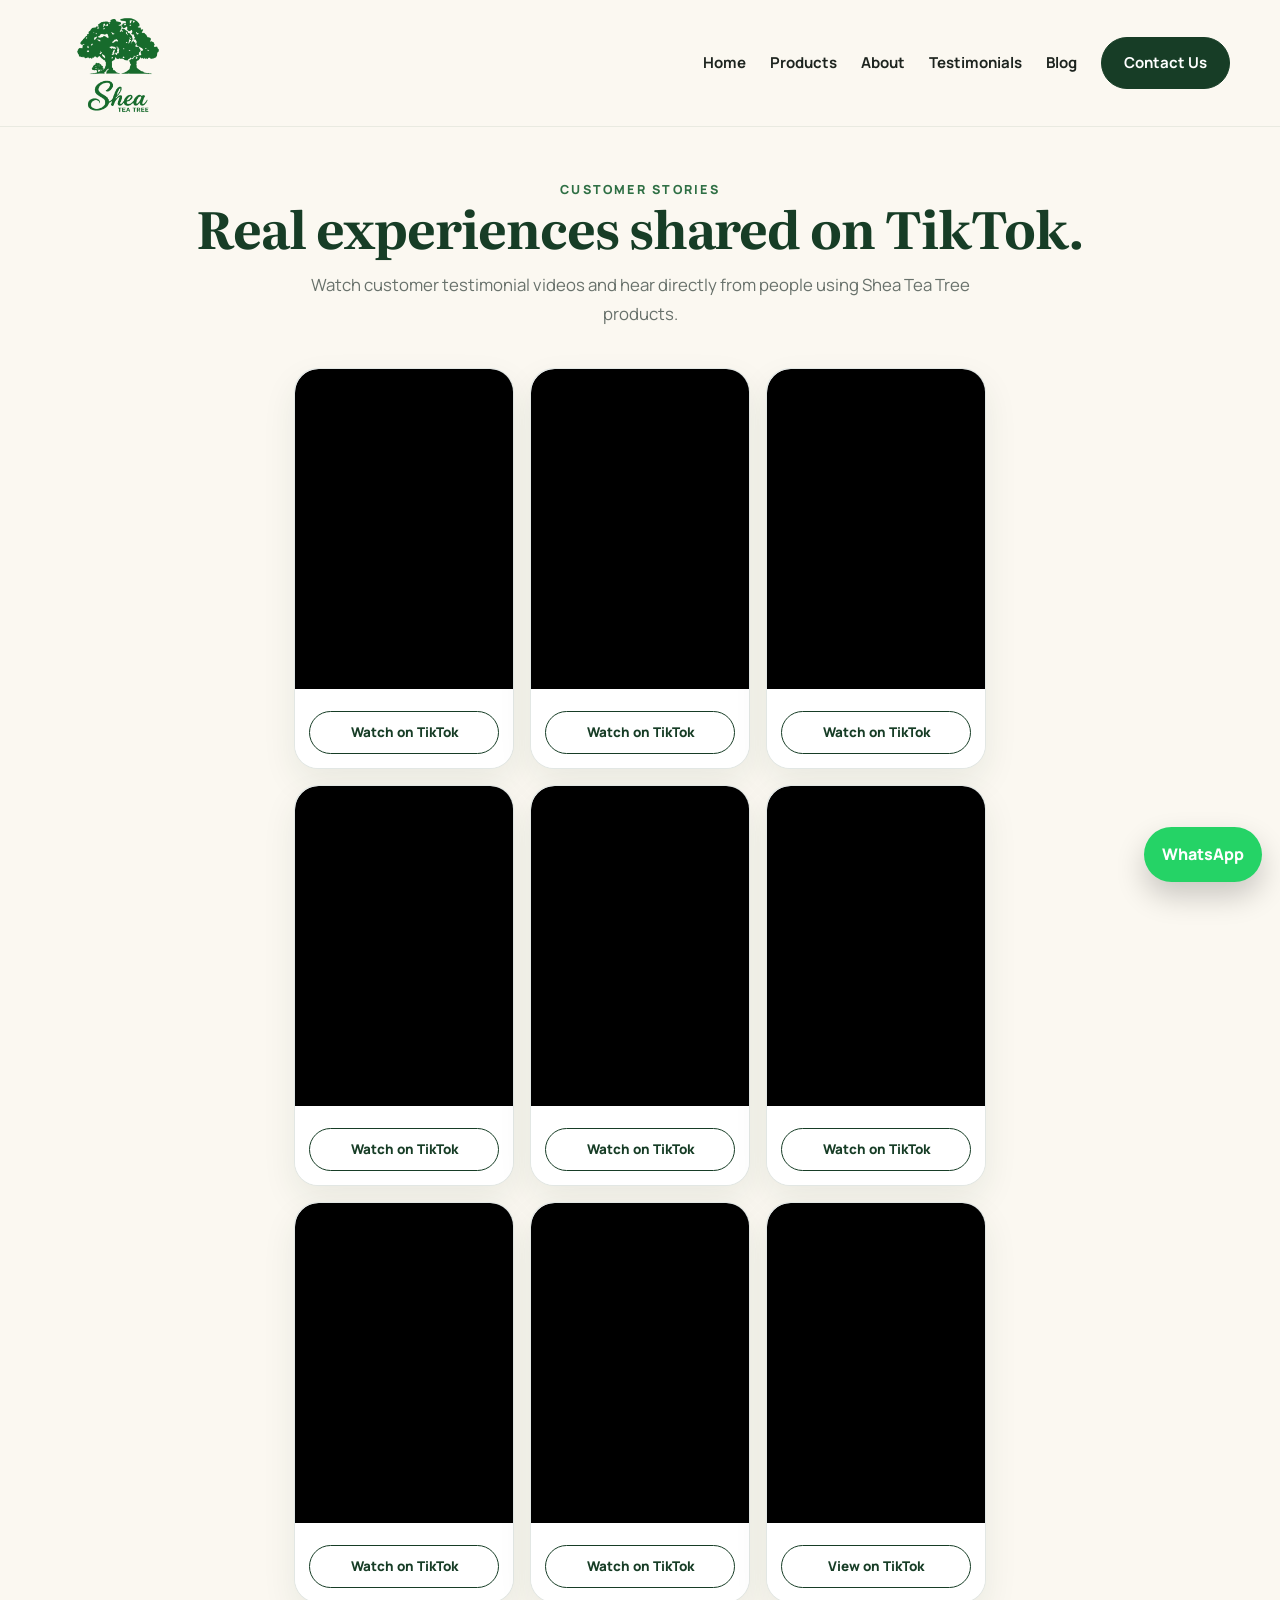
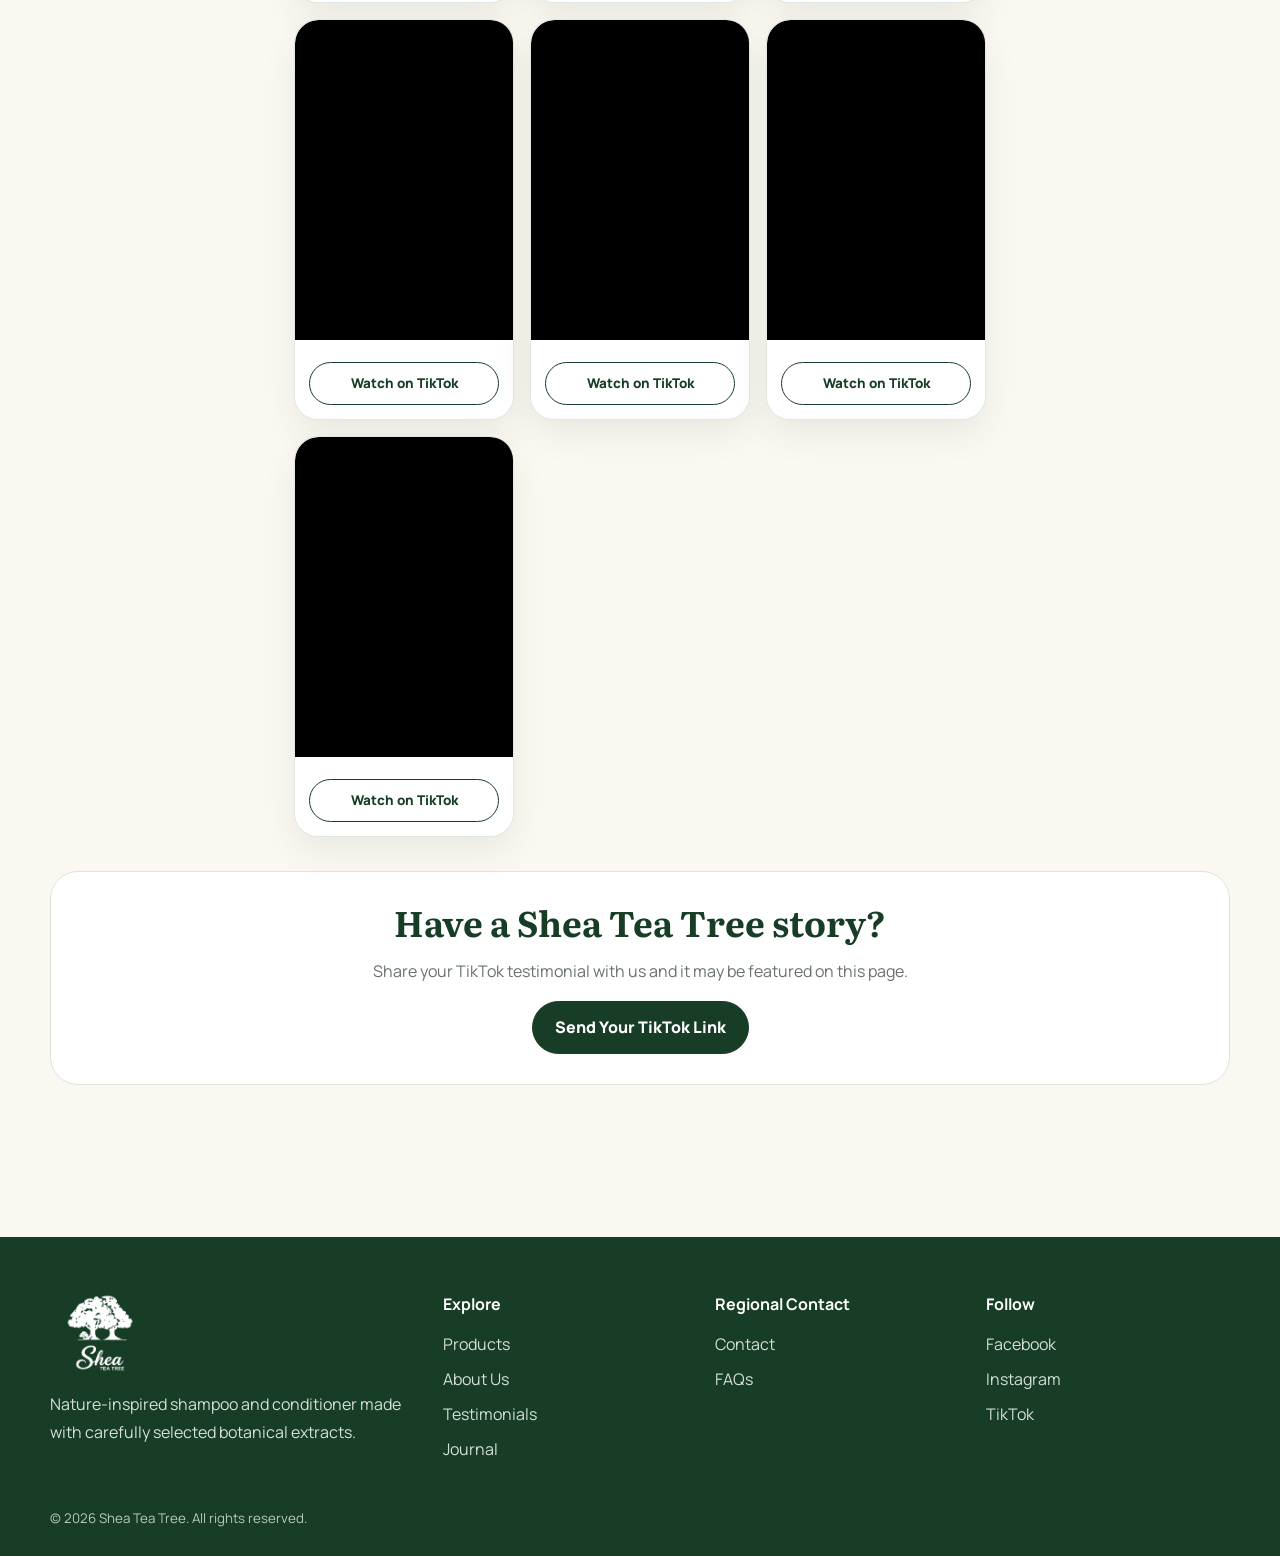
<file: testimonials.html>
<!doctype html><html lang="en-ET"><head><!-- Google tag (gtag.js) -->
<script async src="https://www.googletagmanager.com/gtag/js?id=G-TCMGN279Z8"></script>
<script>
  window.dataLayer = window.dataLayer || [];
  function gtag(){dataLayer.push(arguments);}
  gtag('js', new Date());

  gtag('config', 'G-TCMGN279Z8');
</script><meta charset="utf-8"><meta name="viewport" content="width=device-width,initial-scale=1"><title>Customer Testimonials | Shea Tea Tree</title><meta name="description" content="Watch Shea Tea Tree customer testimonial videos shared on TikTok."><link rel="canonical" href="https://sheateatree.com/testimonials.html"><link rel="icon" type="image/png" href="assets/images/shea-tea-tree-logo.png"><link rel="apple-touch-icon" href="assets/images/shea-tea-tree-logo.png"><link rel="stylesheet" href="https://fonts.googleapis.com/css2?family=Literata:wght@400;600;700&family=Manrope:wght@400;600;700;800&display=swap"><link rel="stylesheet" href="assets/css/site.css?v=20260702-2"><link rel="stylesheet" href="assets/css/testimonials.css?v=20260702-220x320"><style>.testimonial-grid{grid-template-columns:repeat(3,220px)!important}.testimonial-card,.testimonial-video-placeholder{width:220px!important}.testimonial-card.recent{order:-1}.testimonial-video-placeholder{height:320px!important}.testimonial-video-placeholder iframe{width:220px!important;height:320px!important}.testimonial-video-placeholder>a{width:100%;height:100%;display:flex;flex-direction:column;align-items:center;justify-content:center;gap:10px;color:#fff;text-align:center;text-decoration:none;padding:18px}.testimonial-video-placeholder>a strong{font-size:1.05rem}.testimonial-video-placeholder>a span{font-size:.9rem;opacity:.85}@media(max-width:760px){.testimonial-grid{grid-template-columns:repeat(2,220px)!important}}@media(max-width:500px){.testimonial-grid{grid-template-columns:220px!important}}</style></head><body><header class="site-header"><div class="container nav"><a class="brand" href="index.html"><img src="assets/images/shea-tea-tree-logo.png" alt="Shea Tea Tree logo"></a><button class="menu-btn" aria-label="Open menu">☰</button><nav class="nav-links"><a href="index.html">Home</a><a href="products.html">Products</a><a href="about.html">About</a><a href="testimonials.html">Testimonials</a><a href="blog.html">Blog</a><a class="nav-cta" href="contact.html">Contact Us</a></nav></div></header><main><section class="page-hero"><div class="container"><div class="eyebrow">Customer stories</div><h1>Real experiences shared on TikTok.</h1><p>Watch customer testimonial videos and hear directly from people using Shea Tea Tree products.</p></div></section><section class="section"><div class="container"><div class="testimonial-grid"><article class="testimonial-card"><div class="testimonial-video-placeholder"></div><div class="testimonial-body"><a class="btn secondary testimonial-link is-disabled" href="#" aria-disabled="true">Watch on TikTok</a></div></article><article class="testimonial-card"><div class="testimonial-video-placeholder"></div><div class="testimonial-body"><a class="btn secondary testimonial-link is-disabled" href="#" aria-disabled="true">Watch on TikTok</a></div></article><article class="testimonial-card"><div class="testimonial-video-placeholder"></div><div class="testimonial-body"><a class="btn secondary testimonial-link is-disabled" href="#" aria-disabled="true">Watch on TikTok</a></div></article><article class="testimonial-card recent"><div class="testimonial-video-placeholder"><iframe src="https://www.tiktok.com/player/v1/7660109653782596884?autoplay=0&controls=1&fullscreen_button=1" title="TikTok testimonial video 6" allow="autoplay; encrypted-media; picture-in-picture; fullscreen" allowfullscreen loading="lazy"></iframe></div><div class="testimonial-body"><a class="btn secondary testimonial-link" href="https://www.tiktok.com/@ruham_babish/video/7660109653782596884" target="_blank" rel="noopener">Watch on TikTok</a></div></article><article class="testimonial-card recent"><div class="testimonial-video-placeholder"><iframe src="https://www.tiktok.com/player/v1/7660118390052277525?autoplay=0&controls=1&fullscreen_button=1" title="TikTok testimonial video 7" allow="autoplay; encrypted-media; picture-in-picture; fullscreen" allowfullscreen loading="lazy"></iframe></div><div class="testimonial-body"><a class="btn secondary testimonial-link" href="https://www.tiktok.com/@saffron_sisters/video/7660118390052277525" target="_blank" rel="noopener">Watch on TikTok</a></div></article><article class="testimonial-card recent"><div class="testimonial-video-placeholder"><iframe src="https://www.tiktok.com/player/v1/7659835417226693904?autoplay=0&controls=1&fullscreen_button=1" title="TikTok testimonial video 8" allow="autoplay; encrypted-media; picture-in-picture; fullscreen" allowfullscreen loading="lazy"></iframe></div><div class="testimonial-body"><a class="btn secondary testimonial-link" href="https://www.tiktok.com/@edilina___/video/7659835417226693904" target="_blank" rel="noopener">Watch on TikTok</a></div></article><article class="testimonial-card recent"><div class="testimonial-video-placeholder"><iframe src="https://www.tiktok.com/player/v1/7659804600991550740?autoplay=0&controls=1&fullscreen_button=1" title="TikTok testimonial video 9" allow="autoplay; encrypted-media; picture-in-picture; fullscreen" allowfullscreen loading="lazy"></iframe></div><div class="testimonial-body"><a class="btn secondary testimonial-link" href="https://www.tiktok.com/@meti.shan/video/7659804600991550740" target="_blank" rel="noopener">Watch on TikTok</a></div></article><article class="testimonial-card recent"><div class="testimonial-video-placeholder"><iframe src="https://www.tiktok.com/player/v1/7659717201703832853?autoplay=0&controls=1&fullscreen_button=1" title="TikTok testimonial video 10" allow="autoplay; encrypted-media; picture-in-picture; fullscreen" allowfullscreen loading="lazy"></iframe></div><div class="testimonial-body"><a class="btn secondary testimonial-link" href="https://www.tiktok.com/@g.o.d.d.i.i.e/video/7659717201703832853" target="_blank" rel="noopener">Watch on TikTok</a></div></article><article class="testimonial-card recent"><div class="testimonial-video-placeholder"><iframe src="https://www.tiktok.com/player/v1/7657975056689106197?autoplay=0&controls=1&fullscreen_button=1" title="TikTok testimonial video 1" allow="autoplay; encrypted-media; picture-in-picture; fullscreen" allowfullscreen loading="lazy"></iframe></div><div class="testimonial-body"><a class="btn secondary testimonial-link" href="https://www.tiktok.com/@shea.teatree/video/7657975056689106197?_r=1" target="_blank" rel="noopener">Watch on TikTok</a></div></article><article class="testimonial-card recent"><div class="testimonial-video-placeholder"><iframe src="https://www.tiktok.com/player/v1/7657617379102379284?autoplay=0&controls=1&fullscreen_button=1" title="TikTok testimonial video 2" allow="autoplay; encrypted-media; picture-in-picture; fullscreen" allowfullscreen loading="lazy"></iframe></div><div class="testimonial-body"><a class="btn secondary testimonial-link" href="https://www.tiktok.com/@shea.teatree/video/7657617379102379284?is_from_webapp=1&sender_device=pc" target="_blank" rel="noopener">Watch on TikTok</a></div></article><article class="testimonial-card recent"><div class="testimonial-video-placeholder"><iframe src="https://www.tiktok.com/player/v1/7656917899260546324?autoplay=0&controls=1&fullscreen_button=1" title="TikTok testimonial video 3" allow="autoplay; encrypted-media; picture-in-picture; fullscreen" allowfullscreen loading="lazy"></iframe></div><div class="testimonial-body"><a class="btn secondary testimonial-link" href="https://www.tiktok.com/@shea.teatree/video/7656917899260546324?is_from_webapp=1&sender_device=pc" target="_blank" rel="noopener">Watch on TikTok</a></div></article><article class="testimonial-card recent"><div class="testimonial-video-placeholder"><iframe src="https://www.tiktok.com/player/v1/7656450939057917204?autoplay=0&controls=1&fullscreen_button=1" title="TikTok testimonial post 4" allow="autoplay; encrypted-media; picture-in-picture; fullscreen" allowfullscreen loading="lazy"></iframe></div><div class="testimonial-body"><a class="btn secondary testimonial-link" href="https://www.tiktok.com/@shea.teatree/photo/7656450939057917204?is_from_webapp=1&sender_device=pc" target="_blank" rel="noopener">View on TikTok</a></div></article><article class="testimonial-card recent"><div class="testimonial-video-placeholder"><iframe src="https://www.tiktok.com/player/v1/7656368983196650772?autoplay=0&controls=1&fullscreen_button=1" title="TikTok testimonial video 5" allow="autoplay; encrypted-media; picture-in-picture; fullscreen" allowfullscreen loading="lazy"></iframe></div><div class="testimonial-body"><a class="btn secondary testimonial-link" href="https://www.tiktok.com/@shea.teatree/video/7656368983196650772?is_from_webapp=1&sender_device=pc" target="_blank" rel="noopener">Watch on TikTok</a></div></article></div><div class="soft-panel testimonial-note"><h2>Have a Shea Tea Tree story?</h2><p class="muted">Share your TikTok testimonial with us and it may be featured on this page.</p><a class="btn primary" href="contact.html">Send Your TikTok Link</a></div></div></section></main><footer class="footer"><div class="container"><div class="footer-grid"><div><img src="assets/images/shea-tea-tree-logo.png" alt="Shea Tea Tree" class="footer-logo"><p>Nature-inspired shampoo and conditioner made with carefully selected botanical extracts.</p></div><div><strong>Explore</strong><a href="products.html">Products</a><a href="about.html">About Us</a><a href="testimonials.html">Testimonials</a><a href="blog.html">Journal</a></div><div><strong>Regional Contact</strong><a href="contact.html">Contact</a><a href="index.html#faq">FAQs</a></div><div><strong>Follow</strong><a href="https://www.facebook.com/share/1CHfZVzDWf/?mibextid=wwXIfr" target="_blank" rel="noopener">Facebook</a><a href="https://www.instagram.com/sheateatree_usa?stkn=MTF3Z2I0bWhsaTlpYQ%3D%3D&amp;utm_source=qr" target="_blank" rel="noopener">Instagram</a><a href="https://www.tiktok.com/@shea.teatree?_r=1&_t=ZS-97tgioTv1cK" target="_blank" rel="noopener">TikTok</a></div></div><small>© 2026 Shea Tea Tree. All rights reserved.</small></div></footer><a class="whatsapp" href="https://wa.me/251907707002" target="_blank" rel="noopener">WhatsApp</a><script src="assets/js/site-full.js?v=20260703-testimonials-2" defer></script></body></html>
</file>
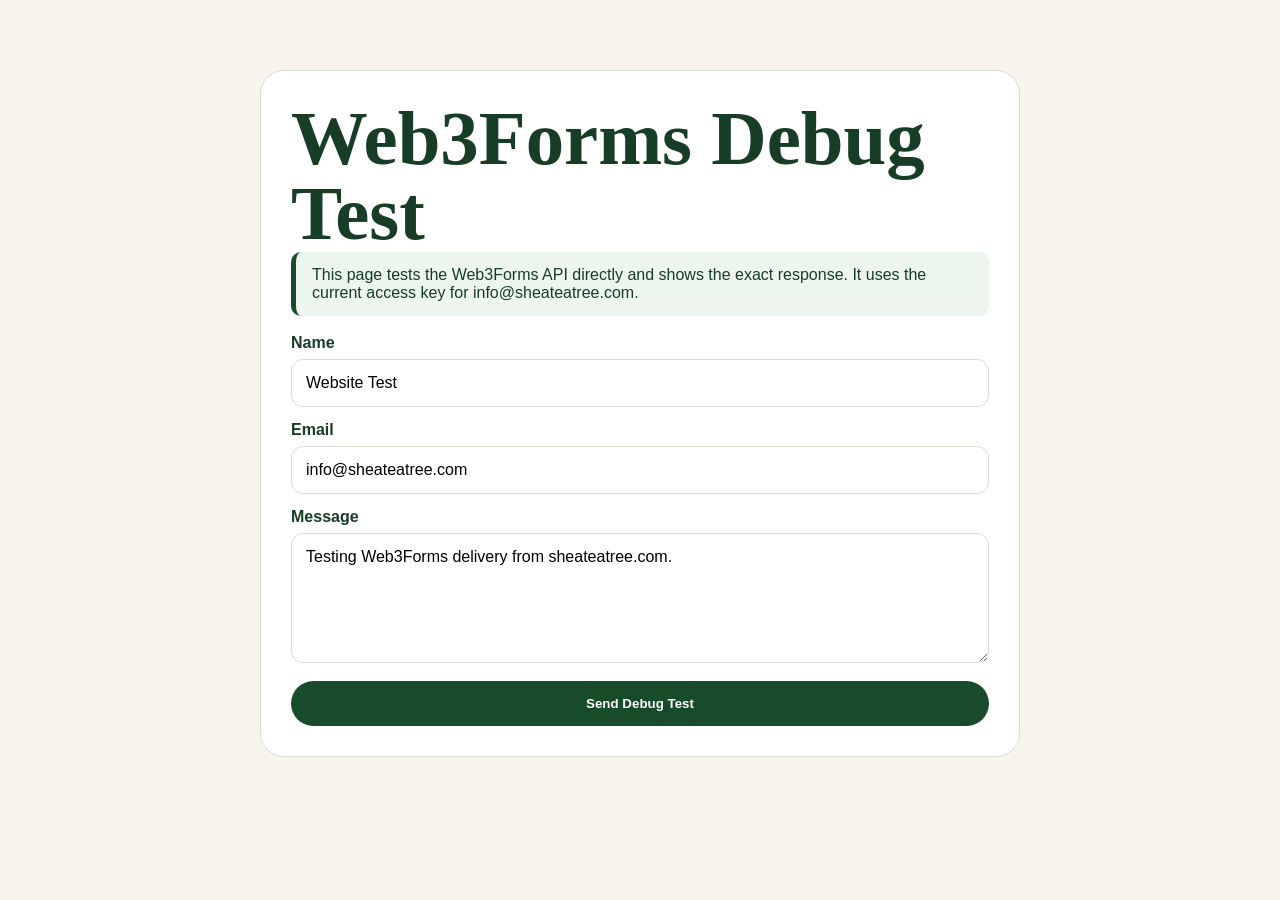
<file: web3forms-debug.html>
<!doctype html>
<html lang="en">
<head>
  <meta charset="utf-8">
  <meta name="viewport" content="width=device-width,initial-scale=1">
  <meta name="robots" content="noindex,nofollow">
  <title>Web3Forms Debug | Shea Tea Tree</title>
  <link rel="stylesheet" href="assets/css/site.css">
  <style>
    body{background:#f8f5ec;color:#173d26;font-family:Arial,Helvetica,sans-serif;margin:0;padding:30px}.box{max-width:760px;margin:40px auto;background:#fff;border:1px solid #d9ded5;border-radius:24px;padding:30px}.field{margin:14px 0}.field label{display:block;font-weight:800;margin-bottom:7px}.field input,.field textarea{width:100%;box-sizing:border-box;padding:14px;border:1px solid #d9ded5;border-radius:12px;font:inherit}.field textarea{min-height:130px}button{width:100%;padding:15px;border:0;border-radius:999px;background:#174b2a;color:#fff;font-weight:900;cursor:pointer}.result{margin-top:20px;padding:16px;border-radius:12px;white-space:pre-wrap;line-height:1.5}.success{background:#edf5ef;border:1px solid #b9d4c0;color:#174b2a}.error{background:#fff2f2;border:1px solid #e5b7b7;color:#8b1f1f}.note{background:#edf5ef;border-left:5px solid #174b2a;padding:14px 16px;border-radius:10px;margin-bottom:18px}
  </style>
</head>
<body>
  <div class="box">
    <h1>Web3Forms Debug Test</h1>
    <div class="note">This page tests the Web3Forms API directly and shows the exact response. It uses the current access key for info@sheateatree.com.</div>
    <form id="debugForm">
      <input type="hidden" name="access_key" value="52097989-f2ea-4c07-9e3e-ee0a77c2e13b">
      <input type="hidden" name="subject" value="Web3Forms Debug Test - Shea Tea Tree">
      <input type="hidden" name="from_name" value="Shea Tea Tree Website">
      <input type="checkbox" name="botcheck" style="display:none">
      <div class="field"><label>Name</label><input name="name" value="Website Test" required></div>
      <div class="field"><label>Email</label><input name="email" type="email" value="info@sheateatree.com" required></div>
      <div class="field"><label>Message</label><textarea name="message" required>Testing Web3Forms delivery from sheateatree.com.</textarea></div>
      <button type="submit">Send Debug Test</button>
    </form>
    <div id="result" class="result" hidden></div>
  </div>
  <script>
    const form = document.getElementById('debugForm');
    const result = document.getElementById('result');
    form.addEventListener('submit', async function(e){
      e.preventDefault();
      result.hidden = false;
      result.className = 'result';
      result.textContent = 'Sending...';
      try {
        const formData = new FormData(form);
        const response = await fetch('https://api.web3forms.com/submit', {
          method: 'POST',
          body: formData
        });
        const data = await response.json();
        result.className = 'result ' + (data.success ? 'success' : 'error');
        result.textContent = JSON.stringify(data, null, 2);
      } catch (error) {
        result.className = 'result error';
        result.textContent = 'Browser/API error:\n' + error.message;
      }
    });
  </script>
</body>
</html>
</file>
<file: assets/css/site.css>
:root{--green:#173d26;--green-2:#2e6f44;--cream:#fbf8f1;--peach:#f3c997;--ink:#1d241f;--muted:#68716b;--line:#dde3dd;--white:#fff;--placeholder:#fff7e8}
*{box-sizing:border-box}html{scroll-behavior:smooth}body{margin:0;font-family:Manrope,Arial,sans-serif;color:var(--ink);background:var(--cream)}img{max-width:100%;display:block}a{text-decoration:none;color:inherit}.container{width:min(1180px,calc(100% - 32px));margin:auto}.site-header{position:sticky;top:0;z-index:20;background:rgba(251,248,241,.94);backdrop-filter:blur(14px);border-bottom:1px solid rgba(23,61,38,.08)}.nav{min-height:104px;padding:10px 0;display:flex;align-items:center;justify-content:space-between;gap:24px}.brand{display:flex;align-items:center;align-self:stretch;overflow:visible}.brand img{width:104px;max-height:88px;object-fit:contain;object-position:center;transform:translateY(2px)}.nav-links{display:flex;gap:24px;align-items:center}.nav-links a{font-weight:700;font-size:.94rem}.nav-cta,.btn{display:inline-flex;align-items:center;justify-content:center;border-radius:999px;padding:12px 22px;font-weight:800;border:1px solid var(--green);transition:.2s}.nav-cta,.btn.primary{background:var(--green);color:white}.btn.secondary{background:white;color:var(--green)}.menu-btn{display:none;border:0;background:none;font-size:1.5rem}.hero{padding:72px 0 52px}.hero-grid{display:grid;grid-template-columns:1.05fr .95fr;gap:56px;align-items:center}.eyebrow{letter-spacing:.18em;text-transform:uppercase;font-size:.78rem;font-weight:800;color:var(--green-2)}h1,h2,h3{font-family:Literata,Georgia,serif;margin:0;color:var(--green)}h1{font-size:clamp(3rem,6vw,5.7rem);line-height:.98}h2{font-size:clamp(2rem,4vw,3.4rem);line-height:1.08}.hero p,.section-intro{color:var(--muted);font-size:1.08rem;line-height:1.75}.hero-actions{display:flex;gap:12px;flex-wrap:wrap;margin-top:24px}.hero-art{background:linear-gradient(145deg,var(--peach),#f7e1c7 45%,#eef6ef);border-radius:40px;padding:28px;box-shadow:0 28px 60px rgba(23,61,38,.12)}.hero-art img{margin:auto;max-height:590px;object-fit:contain}.section{padding:82px 0}.section.alt{background:#f1eee6}.section-head{display:flex;justify-content:space-between;gap:24px;align-items:end;margin-bottom:34px}.grid-4{display:grid;grid-template-columns:repeat(4,1fr);gap:22px}.grid-3{display:grid;grid-template-columns:repeat(3,1fr);gap:22px}.grid-2{display:grid;grid-template-columns:repeat(2,1fr);gap:22px}.card{background:white;border:1px solid var(--line);border-radius:24px;overflow:hidden;box-shadow:0 12px 30px rgba(20,45,29,.05)}.card-body{padding:22px}.product-card img{aspect-ratio:4/5;object-fit:contain;background:linear-gradient(#f7efe5,#fff)}.tag{display:inline-flex;padding:7px 10px;border-radius:999px;background:#e8f2ea;color:var(--green);font-size:.76rem;font-weight:800}.product-card h3,.article-card h3{font-size:1.3rem;margin:12px 0 8px}.muted{color:var(--muted);line-height:1.65}.feature{padding:26px;border:1px solid var(--line);border-radius:22px;background:rgba(255,255,255,.75)}.feature strong{display:block;color:var(--green);margin:10px 0}.faq{display:grid;gap:12px}.faq details{background:white;border:1px solid var(--line);border-radius:16px;padding:18px 20px}.faq summary{font-weight:800;cursor:pointer}.faq p{color:var(--muted);line-height:1.65}.page-hero{padding:72px 0 42px;text-align:center}.page-hero p{max-width:760px;margin:18px auto 0;color:var(--muted);line-height:1.7}.about-grid,.contact-grid,.product-detail{display:grid;grid-template-columns:1fr 1fr;gap:48px;align-items:center}.soft-panel{background:white;border:1px solid var(--line);border-radius:28px;padding:30px}.product-detail img{background:linear-gradient(145deg,#f5d3ad,#f9f7f1);border-radius:32px}.specs{display:grid;grid-template-columns:repeat(2,1fr);gap:12px;margin:22px 0}.spec{padding:16px;border-radius:16px;background:#f1f5f1}.blog-grid{display:grid;grid-template-columns:2fr 1fr;gap:28px}.article-card img{aspect-ratio:16/9;object-fit:cover}.article{max-width:820px;margin:auto}.article h2{margin-top:42px}.article p{font-family:Literata,Georgia,serif;font-size:1.08rem;line-height:1.9;color:#414943}.contact-form{display:grid;gap:14px}.contact-form input,.contact-form textarea{width:100%;padding:14px 16px;border:1px solid var(--line);border-radius:14px;background:#fff;font:inherit}.testimonial-grid{display:grid;grid-template-columns:repeat(3,1fr);gap:24px}.testimonial-card{background:#fff;border:1px solid var(--line);border-radius:24px;overflow:hidden;box-shadow:0 12px 30px rgba(20,45,29,.05)}.testimonial-video-placeholder{aspect-ratio:9/16;background:linear-gradient(160deg,#0d0d0f,#222b25);color:#fff;display:flex;flex-direction:column;align-items:center;justify-content:center;text-align:center;gap:10px;padding:24px}.testimonial-video-placeholder small{color:#cfd7d1}.tiktok-mark{font-size:3rem;line-height:1}.testimonial-body{padding:22px}.testimonial-body h3{font-size:1.35rem;margin:14px 0 8px}.testimonial-link{margin-top:8px}.testimonial-link.is-disabled{opacity:.55;pointer-events:none}.testimonial-note{margin-top:34px;text-align:center}.footer{background:var(--green);color:#eaf1eb;padding:54px 0 26px;margin-top:70px}.footer-grid{display:grid;grid-template-columns:1.5fr repeat(3,1fr);gap:28px}.footer-logo{width:100px;max-height:84px;object-fit:contain;filter:brightness(0) invert(1);margin-bottom:12px}.footer strong{display:block;margin-bottom:12px;color:#fff}.footer p{max-width:360px;line-height:1.7;color:#d4dfd6}.footer a{display:block;margin:8px 0;color:#d4dfd6}.footer small{display:block;margin-top:36px;color:#b9c9bc}.whatsapp{position:fixed;right:18px;bottom:18px;background:#25D366;color:#fff;padding:14px 18px;border-radius:999px;font-weight:800;box-shadow:0 14px 30px rgba(0,0,0,.2)}.placeholder{background:var(--placeholder);border:1px dashed #d8a862;border-radius:16px;padding:14px;color:#7a5b2f}.placeholder strong{color:#7a4b12}.media-placeholder{display:grid;place-items:center;min-height:280px;border:2px dashed #c9b28f;border-radius:22px;background:#fffaf1;color:#8a6a3b;text-align:center;padding:24px}.gallery{display:grid;grid-template-columns:2fr 1fr 1fr;gap:12px;margin-top:18px}.gallery img,.gallery .media-placeholder{height:220px;object-fit:cover}.meta{display:flex;gap:12px;flex-wrap:wrap;color:var(--muted);font-size:.9rem;margin:12px 0 20px}.share-row{display:flex;gap:10px;flex-wrap:wrap;margin:24px 0}.share-row a{padding:10px 14px;border:1px solid var(--line);border-radius:999px;background:white}.list-clean{padding-left:18px;color:var(--muted);line-height:1.8}.map-placeholder{min-height:320px;display:grid;place-items:center;background:#edf3ed;border-radius:24px;border:1px solid var(--line);text-align:center;padding:24px}.product-group{margin-top:44px}.product-group h2{margin-bottom:22px}
@media(max-width:900px){.nav{min-height:92px;padding:8px 0}.brand img{width:92px;max-height:78px;transform:translateY(1px)}.nav-links{display:none;position:absolute;left:16px;right:16px;top:90px;background:#fff;border:1px solid var(--line);border-radius:18px;padding:18px;flex-direction:column}.nav-links.open{display:flex}.menu-btn{display:block}.hero-grid,.about-grid,.contact-grid,.product-detail,.blog-grid{grid-template-columns:1fr}.grid-4{grid-template-columns:repeat(2,1fr)}.grid-3,.grid-2,.testimonial-grid{grid-template-columns:1fr}.footer-grid{grid-template-columns:1fr 1fr}.hero{padding-top:42px}.hero-art{order:-1}.gallery{grid-template-columns:1fr 1fr}.gallery>*:first-child{grid-column:1/-1}.testimonial-video-placeholder{aspect-ratio:16/9}}
@media(max-width:560px){.grid-4{grid-template-columns:1fr}.section{padding:58px 0}.section-head{align-items:start;flex-direction:column}.footer-grid{grid-template-columns:1fr}.specs{grid-template-columns:1fr}h1{font-size:3.2rem}.hero-art{padding:16px;border-radius:24px}.gallery{grid-template-columns:1fr}.gallery>*:first-child{grid-column:auto}}
</file>
<file: assets/css/home.css>
.hero+.section .product-card{overflow:hidden;padding:0!important}.hero+.section .product-card img{display:block;width:118%;height:360px;max-width:none;object-fit:cover;object-position:center;background:#f7f5ee;padding:0!important;margin:0 0 0 -9%!important;border-radius:24px 24px 0 0;transform:none!important;aspect-ratio:auto!important}.hero+.section .card-body{position:relative;background:#fff;padding:20px 22px 24px}#faq details:nth-of-type(2) p{font-size:0}#faq details:nth-of-type(2) p::after{content:'Yes. All Shea Tea Tree products are proudly made in the USA, including our shampoo and conditioner collection.';font-size:1rem;line-height:1.7}@media(max-width:980px){.hero+.section .product-card img{height:320px}}@media(max-width:560px){.hero+.section .product-card img{width:100%;height:auto;aspect-ratio:4/5!important;object-fit:cover;object-position:center;padding:0!important;margin:0!important;border-radius:22px 22px 0 0}}
</file>
<file: assets/css/products.css>
.page-hero{padding-top:56px;padding-bottom:12px}.page-hero h1{font-size:3rem!important;line-height:1.08!important;margin-bottom:12px}.page-hero p{margin-top:0;margin-bottom:10px}.page-hero+.section{padding-top:8px}.product-toolbar{display:flex;align-items:center;justify-content:space-between;gap:18px;flex-wrap:wrap;margin:0 auto 30px}.category-tabs{display:flex;justify-content:center;gap:12px;flex-wrap:wrap;margin:0}.category-tab{border:1px solid var(--green);border-radius:999px;padding:11px 22px;background:#fff;color:var(--green);font:inherit;font-weight:800;cursor:pointer;transition:background .2s,color .2s,transform .2s,box-shadow .2s}.category-tab:hover{transform:translateY(-1px);box-shadow:0 8px 20px rgba(23,61,38,.08)}.category-tab:focus-visible{outline:3px solid rgba(46,111,68,.25);outline-offset:3px}.category-tab.active{background:var(--green);color:#fff}.product-count{margin:0;color:var(--muted);font-size:.92rem;font-weight:700}.product-grid{display:grid;grid-template-columns:repeat(2,minmax(0,1fr));gap:24px;align-items:stretch}.product-card{display:flex;flex-direction:column;min-width:0;overflow:hidden;transition:opacity .2s ease,transform .2s ease,box-shadow .2s ease}.product-card:hover{transform:translateY(-3px);box-shadow:0 18px 38px rgba(23,61,38,.10)}.product-card[hidden],.product-card.is-hidden{display:none!important}.product-card.is-entering{opacity:0;transform:translateY(8px)}.product-grid .product-card img{display:block;width:100%;height:360px;object-fit:cover;object-position:center;background:#f7f5ee;padding:0;transform:none!important;aspect-ratio:auto!important}.product-grid .product-card .card-body{display:flex;flex-direction:column;flex:1;min-height:235px;padding-top:20px}.product-card .btn{margin-top:auto;align-self:flex-start}.product-card .btn:focus-visible{outline:3px solid rgba(46,111,68,.25);outline-offset:3px}@media(max-width:900px){.product-grid .product-card img{height:320px}}@media(max-width:700px){.page-hero{padding-top:38px;padding-bottom:10px}.page-hero h1{font-size:2rem!important}.page-hero+.section{padding-top:6px}.product-toolbar{align-items:flex-start;margin-bottom:22px}.category-tabs{width:100%;justify-content:flex-start;overflow-x:auto;flex-wrap:nowrap;padding-bottom:6px;scrollbar-width:none}.category-tabs::-webkit-scrollbar{display:none}.category-tab{flex:0 0 auto}.product-count{font-size:.88rem}.product-grid{grid-template-columns:1fr}.product-grid .product-card img{height:auto;aspect-ratio:4/5!important;object-fit:cover;padding:0}}@media(prefers-reduced-motion:reduce){.category-tab,.product-card{transition:none!important}}
</file>
<file: assets/css/testimonials.css>
.page-hero{padding:52px 0 18px}.page-hero h1{font-size:clamp(2.4rem,4.4vw,4.2rem);line-height:1.05}.page-hero p{font-size:1rem;line-height:1.6;margin-top:14px;max-width:680px}.page-hero+.section{padding-top:18px}.testimonial-grid{display:grid!important;grid-template-columns:repeat(3,220px)!important;justify-content:center!important;gap:16px!important}.testimonial-card{width:220px!important;max-width:220px!important;margin:0 auto!important}.testimonial-video-placeholder{width:220px!important;height:320px!important;min-height:0!important;max-height:none!important;padding:0!important;overflow:hidden!important;background:#000!important}.testimonial-video-placeholder iframe{display:block!important;width:100%!important;height:100%!important;min-width:0!important;max-width:none!important;border:0!important}.testimonial-body{padding:8px!important}.testimonial-link{width:100%!important;min-height:40px!important;font-size:.84rem!important;padding:9px 10px!important}@media(max-width:760px){.testimonial-grid{grid-template-columns:repeat(2,220px)!important}}@media(max-width:500px){.testimonial-grid{grid-template-columns:220px!important}.testimonial-card{width:220px!important;max-width:220px!important}.testimonial-video-placeholder{width:220px!important;height:320px!important}.page-hero{padding:34px 0 12px}.page-hero h1{font-size:2.35rem}.page-hero p{font-size:.95rem;margin-top:12px}.page-hero+.section{padding-top:16px}}
</file>
